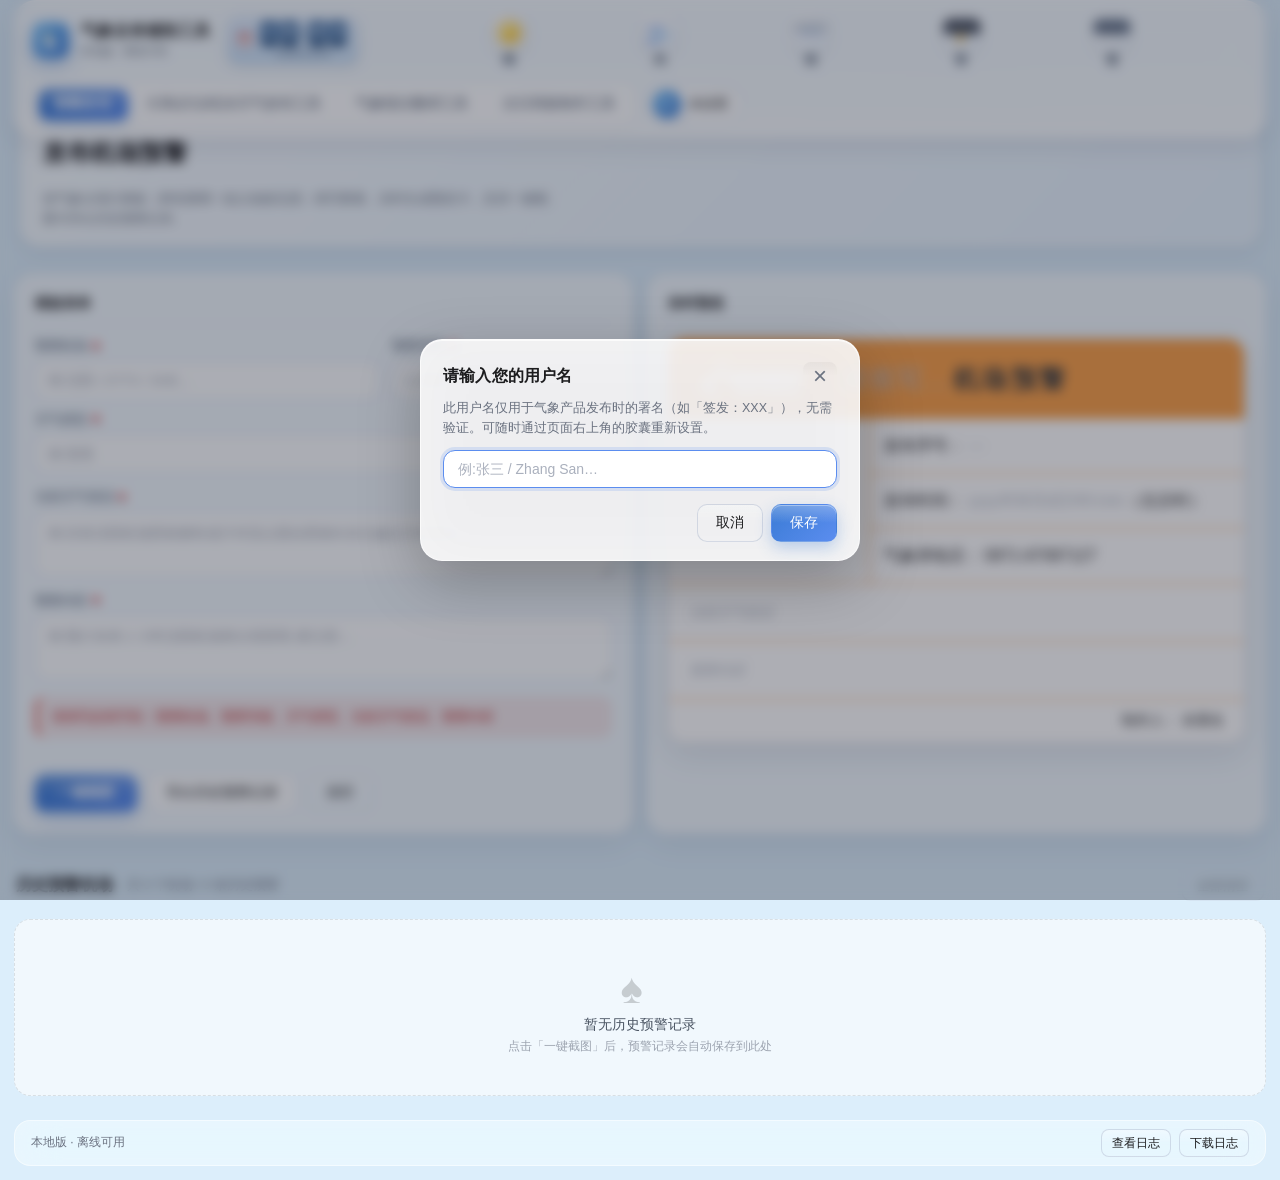
<file: index.html>
<!DOCTYPE html>
<html lang="zh-CN">
<head>
    <meta charset="UTF-8" />
    <meta name="viewport" content="width=device-width, initial-scale=1.0" />
    <meta name="color-scheme" content="light" />
    <meta name="theme-color" content="#dceefb" media="(prefers-color-scheme: light)" />
    <meta name="description" content="气象业务辅助工具：报文翻译、风/沙尘/结冰通报导出、机场预警模板发布、次日风险记录" />
    <title>气象业务辅助工具</title>
    <link rel="icon" type="image/svg+xml" href="data:image/svg+xml;utf8,%3Csvg%20xmlns%3D%22http%3A%2F%2Fwww.w3.org%2F2000%2Fsvg%22%20viewBox%3D%220%200%2064%2064%22%3E%3Cdefs%3E%3ClinearGradient%20id%3D%22s%22%20x1%3D%220%22%20y1%3D%220%22%20x2%3D%221%22%20y2%3D%221%22%3E%3Cstop%20offset%3D%220%25%22%20stop-color%3D%22%23FFF6B0%22%2F%3E%3Cstop%20offset%3D%22100%25%22%20stop-color%3D%22%23FFB627%22%2F%3E%3C%2FlinearGradient%3E%3ClinearGradient%20id%3D%22b%22%20x1%3D%220%22%20y1%3D%220%22%20x2%3D%221%22%20y2%3D%221%22%3E%3Cstop%20offset%3D%220%25%22%20stop-color%3D%22%237ec8ff%22%2F%3E%3Cstop%20offset%3D%22100%25%22%20stop-color%3D%22%233a7bd5%22%2F%3E%3C%2FlinearGradient%3E%3C%2Fdefs%3E%3Crect%20width%3D%2264%22%20height%3D%2264%22%20rx%3D%2214%22%20fill%3D%22url(%23b)%22%2F%3E%3Cg%20stroke%3D%22%23FFFFFF%22%20stroke-width%3D%223%22%20stroke-linecap%3D%22round%22%20opacity%3D%220.95%22%3E%3Cline%20x1%3D%2222%22%20y1%3D%225%22%20x2%3D%2222%22%20y2%3D%2210%22%2F%3E%3Cline%20x1%3D%225%22%20y1%3D%2222%22%20x2%3D%2210%22%20y2%3D%2222%22%2F%3E%3Cline%20x1%3D%229%22%20y1%3D%229%22%20x2%3D%2212.5%22%20y2%3D%2212.5%22%2F%3E%3Cline%20x1%3D%2235%22%20y1%3D%229%22%20x2%3D%2231.5%22%20y2%3D%2212.5%22%2F%3E%3C%2Fg%3E%3Ccircle%20cx%3D%2222%22%20cy%3D%2222%22%20r%3D%228%22%20fill%3D%22url(%23s)%22%20stroke%3D%22%23FFFFFF%22%20stroke-width%3D%221.5%22%2F%3E%3Cpath%20d%3D%22M18%2049%20C%2014.5%2049%2011.5%2046.2%2011.5%2042.8%20C%2011.5%2039.6%2014%2037%2017%2036.7%20C%2017.7%2032.6%2021.3%2029.5%2025.5%2029.5%20C%2029.2%2029.5%2032.4%2032%2033.6%2035.4%20C%2034.6%2034.7%2035.8%2034.3%2037%2034.3%20C%2040.8%2034.3%2044%2037.4%2044.2%2041.2%20C%2047.3%2041.5%2049.5%2043.9%2049.5%2046.8%20C%2049.5%2049.7%2047.2%2051.8%2044%2051.8%20L%2018%2051.8%20Z%22%20fill%3D%22%23FFFFFF%22%2F%3E%3C%2Fsvg%3E" />
    <link rel="stylesheet" href="assets/css/styles.css" />
    <link rel="stylesheet" href="assets/css/screenshot-modal.css" />
    <link rel="stylesheet" href="assets/components/segmented-control.css" />
    <link rel="stylesheet" href="assets/components/toast.css" />

    <!-- 第三方依赖预加载：让浏览器在解析 body 时即可开始下载，提升首屏交互响应 -->
    <link rel="preload" as="script" href="assets/vendor/html2canvas.min.js" />
    <link rel="preload" as="script" href="assets/vendor/xlsx.bundle.js" />
</head>
<body>
    <!-- 背景渐变层（多层半透明基础） -->
    <div class="bg-layer bg-layer-1" aria-hidden="true"></div>
    <div class="bg-layer bg-layer-2" aria-hidden="true"></div>
    <div class="bg-layer bg-layer-3" aria-hidden="true"></div>

    <!-- 顶部毛玻璃标题栏 -->
    <header class="topbar" id="topbar">
        <div class="topbar-inner">
            <div class="topbar-main">
                <div class="topbar-brand">
                    <div class="brand-mark" id="brand-mark" role="button" tabindex="0" aria-label="点我一下，有惊喜" title="点我一下，有惊喜">
                        <svg viewBox="0 0 32 32" width="22" height="22" xmlns="http://www.w3.org/2000/svg">
                            <defs>
                                <linearGradient id="bm-sun" x1="0" y1="0" x2="1" y2="1">
                                    <stop offset="0%" stop-color="#FFF6B0"/>
                                    <stop offset="100%" stop-color="#FFB627"/>
                                </linearGradient>
                            </defs>
                            <!-- 太阳光线 -->
                            <g stroke="#FFFFFF" stroke-width="1.5" stroke-linecap="round" opacity="0.95">
                                <line x1="11" y1="2.8" x2="11" y2="4.6"/>
                                <line x1="2.8" y1="11" x2="4.6" y2="11"/>
                                <line x1="4.7" y1="4.7" x2="6" y2="6"/>
                                <line x1="17.3" y1="4.7" x2="16" y2="6"/>
                            </g>
                            <!-- 太阳本体 -->
                            <circle cx="11" cy="11" r="3.6" fill="url(#bm-sun)" stroke="#FFFFFF" stroke-width="0.7"/>
                            <!-- 云朵 -->
                            <path d="M9 24.4 C 7.2 24.4 5.8 23 5.8 21.3 C 5.8 19.6 7 18.5 8.6 18.4 C 9 16.4 10.8 14.9 12.9 14.9 C 14.7 14.9 16.3 16 16.9 17.6 C 17.4 17.3 18 17.1 18.6 17.1 C 20.5 17.1 22.1 18.6 22.2 20.5 C 23.6 20.7 24.7 21.9 24.7 23.3 C 24.7 24.7 23.5 25.7 22 25.7 L 9 25.7 Z" fill="#FFFFFF"/>
                            <!-- 云朵底部柔光（增强立体感） -->
                            <path d="M9 25 L 22 25 C 23.5 25 24.7 24 24.7 22.6 C 24.7 21.4 23.6 20.3 22.2 20.1 C 22.1 18.4 20.5 17.1 18.6 17.1 C 18 17.1 17.4 17.3 16.9 17.6 C 16.3 16 14.7 14.9 12.9 14.9 C 10.8 14.9 9 16.4 8.6 18.4 C 7 18.5 5.8 19.6 5.8 21.3 C 5.8 23 7.2 24.4 9 24.4 Z" fill="none"/>
                        </svg>
                    </div>
                    <div class="brand-text">
                        <div class="brand-title">气象业务辅助工具</div>
                        <div class="brand-subtitle">本地版 · 离线可用</div>
                    </div>
                    <!-- 时钟展示（标题右侧） -->
                    <div class="clock-pill" id="clock-pill">
                        <span class="clock-icon" aria-hidden="true">⏰</span>
                        <span class="clock-display">
                            <span class="flip-clock" aria-hidden="true">
                                <span class="flip-seg" id="flip-h1">0</span>
                                <span class="flip-seg" id="flip-h2">0</span>
                                <span class="flip-colon">:</span>
                                <span class="flip-seg" id="flip-m1">0</span>
                                <span class="flip-seg" id="flip-m2">0</span>
                            </span>
                            <span class="clock-date" id="clock-date">----/--/--</span>
                        </span>
                    </div>
                </div>
                <!-- 5 种天气动画：水平均匀分布，置于品牌与标签栏之间 -->
                <div class="topbar-weather" aria-hidden="true">
                    <div class="tw-item">
                        <div class="tw-icon tw-sun">
                            <div class="sun-rays"></div>
                            <div class="sun-core"></div>
                            <div class="sun-glow"></div>
                        </div>
                        <div class="tw-label">晴</div>
                    </div>
                    <div class="tw-item">
                        <div class="tw-icon tw-wind">
                            <div class="wind-line wl1"></div>
                            <div class="wind-line wl2"></div>
                            <div class="wind-line wl3"></div>
                        </div>
                        <div class="tw-label">风</div>
                    </div>
                    <div class="tw-item">
                        <div class="tw-icon tw-rain">
                            <div class="rain-cloud"></div>
                            <div class="rain-drop rd1"></div>
                            <div class="rain-drop rd2"></div>
                            <div class="rain-drop rd3"></div>
                        </div>
                        <div class="tw-label">雨</div>
                    </div>
                    <div class="tw-item">
                        <div class="tw-icon tw-thunder">
                            <div class="thunder-cloud"></div>
                            <div class="thunder-bolt"></div>
                        </div>
                        <div class="tw-label">雷</div>
                    </div>
                    <div class="tw-item">
                        <div class="tw-icon tw-hail">
                            <div class="hail-cloud"></div>
                            <div class="hail-stone hs1"></div>
                            <div class="hail-stone hs2"></div>
                            <div class="hail-stone hs3"></div>
                            <div class="hail-stone hs4"></div>
                        </div>
                        <div class="tw-label">雹</div>
                    </div>
                </div>
                <div class="topbar-right">
                    <nav class="tabs" id="tabs" role="tablist">
                        <button class="tab active" role="tab" data-tab="warning" aria-selected="true">预警发布</button>
                        <button class="tab" role="tab" data-tab="wind-dust" aria-selected="false">大风/沙尘/结冰天气发布工具</button>
                        <button class="tab" role="tab" data-tab="translate" aria-selected="false">气象报文翻译工具</button>
                        <button class="tab" role="tab" data-tab="next-risk" aria-selected="false">次日风险制作工具</button>
                    </nav>
                    <!-- 右上角用户胶囊：展示当前用户名，点击可修改 -->
                    <button class="user-pill" id="user-pill" type="button"
                        title="点击设置/修改用户名" aria-label="当前用户">
                        <span class="user-avatar" id="user-pill-initial">?</span>
                        <span class="user-name" id="user-pill-name">未设置</span>
                    </button>
                </div>
            </div>
        </div>
    </header>

    <!-- 内容容器 -->
    <h1 class="visually-hidden">气象业务辅助工具</h1>
    <main class="content" id="content">
        <!-- 发布机场预警 -->
        <section class="panel" id="panel-warning" data-panel="warning">
            <div class="panel-header">
                <h2>发布机场预警</h2>
                <p class="panel-desc">按气象台现行模板（橙色预警 / 低云低能见度）填写要素，实时生成预览卡，支持一键截图与导出历史预警记录。</p>
            </div>

            <div class="grid-2">
                <!-- 左侧：模板表单 -->
                <div class="card glass">
                    <div class="card-title">模板表单</div>
                    <form id="wt-form" class="form" autocomplete="off">
                        <div class="row">
                            <label class="field">
                                <span class="field-label">预警机场<i class="req">*</i></span>
                                <div class="wt-airport-input-wrap">
                                    <input type="text" name="airport" id="wt-airport-input"
                                        placeholder="例:沈阳 / ZYTX / SHE…" maxlength="20" autocomplete="off" />
                                    <div class="wt-airport-suggest" id="wt-airport-suggest" hidden></div>
                                </div>
                            </label>
                            <label class="field">
                                <span class="field-label">预警等级<i class="req">*</i></span>
                                <input type="text" name="level" id="wt-level"
                                    maxlength="2" inputmode="numeric"
                                    placeholder="1=黄色 2=橙色 3=红色…" spellcheck="false" />
                            </label>
                            <label class="field">
                                <span class="field-label">天气类型<i class="req">*</i></span>
                                <input type="text" name="phenomenon" placeholder="例:雷雨" maxlength="20" />
                            </label>
                        </div>

                        <!-- 发布序号：自动生成（日期+三位序号），输入框隐藏 -->
                        <div class="row wt-field-hidden">
                            <label class="field">
                                <span class="field-label">发布序号</span>
                                <input type="text" name="serialNo" placeholder="自动生成…" maxlength="30" />
                            </label>
                            <label class="field grow">
                                <span class="field-label">发布时间<i class="req">*</i></span>
                                <div style="display:flex; gap:6px; align-items:flex-end;">
                                    <input type="text" name="publishTime" id="wt-publish-time"
                                        placeholder="自动填充为点击截图时的时间…" maxlength="20"
                                        style="flex:1;" />
                                    <button type="button" class="btn ghost wt-refresh-btn" id="wt-refresh-time"
                                        title="刷新为当前时间">刷新</button>
                                </div>
                            </label>
                        </div>

                        <!-- 气象席电话：固定 0871-67087127，制作人：自动取当前用户名，输入框隐藏 -->
                        <div class="row wt-field-hidden">
                            <label class="field grow">
                                <span class="field-label">气象席电话</span>
                                <input type="text" name="phone" placeholder="0871-67087127" maxlength="30" />
                            </label>
                            <label class="field">
                                <span class="field-label">制作人<i class="req">*</i></span>
                                <input type="text" name="producer" placeholder="自动取当前用户名…" maxlength="20" />
                            </label>
                        </div>

                        <div class="row">
                            <label class="field grow">
                                <span class="field-label">当前天气情况<i class="req">*</i></span>
                                <textarea name="current" rows="2" placeholder="例:目前沈阳机场西南侧有成片对流云团自西南向东北偏北方向移动。"></textarea>
                            </label>
                        </div>

                        <div class="row">
                            <label class="field grow">
                                <span class="field-label">预警内容<i class="req">*</i></span>
                                <textarea name="forecast" rows="2" placeholder="例:预计未来 2 小时沈阳机场将出现雷雨,请注意!…"></textarea>
                            </label>
                        </div>

                        <div class="wt-error" id="wt-error" hidden></div>

                        <div class="wt-actions" id="wt-actions">
                            <button type="button" class="btn primary" id="wt-screenshot">一键截图</button>
                            <button type="button" class="btn" id="wt-export-record">导出历史预警记录</button>
                            <button type="button" class="btn ghost" id="wt-reset">清空</button>
                            <!-- 发布序号确认弹窗（紧邻「一键截图」按钮下方弹出） -->
                            <div class="wt-modal" id="wt-serial-modal" hidden aria-hidden="true" role="dialog" aria-modal="false" aria-labelledby="wt-serial-modal-title">
                                <div class="wt-modal-dialog" role="document">
                                    <h2 class="wt-modal-title" id="wt-serial-modal-title">确认发布序号</h2>
                                    <div class="wt-serial-display" id="wt-serial-display">20260718001</div>
                                    <div class="wt-serial-controls">
                                        <button class="wt-serial-btn" id="wt-serial-minus" type="button" aria-label="序号减一">−</button>
                                        <span class="wt-serial-suffix" id="wt-serial-suffix">今日第 1 份预警</span>
                                        <button class="wt-serial-btn" id="wt-serial-plus" type="button" aria-label="序号加一">+</button>
                                    </div>
                                    <div class="wt-modal-actions">
                                        <button class="btn ghost wt-btn-sm" id="wt-serial-cancel" type="button">取消</button>
                                        <button class="btn primary wt-btn-sm" id="wt-serial-confirm" type="button">确认</button>
                                    </div>
                                </div>
                            </div>
                        </div>
                    </form>
                </div>

                <!-- 右侧：实时预览（与气象台预警模板视觉对应） -->
                <div class="card glass">
                    <div class="card-title">实时预览</div>
                    <div id="wt-preview" class="wt-preview">
                        <div class="wt-title-bar">
                            <img class="wt-title-logo" src="[data-uri]" alt="logo" />
                            <div class="wt-title-text">
                                <span class="wt-airport-name is-placeholder">请填写...</span>机场<span class="wt-level-name">预警</span>
                            </div>
                        </div>
                        <!-- 天气现象 + 信息行：左 35% 现象（垂直居中），右 65% 三行（序号/时间/电话） -->
                        <div class="wt-row wt-row-info">
                            <div class="wt-row-left wt-row-phenomenon-cell">
                                <div class="wt-phenomenon is-placeholder">天气类型</div>
                            </div>
                            <div class="wt-row-info-right">
                                <div class="wt-info-item">发布序号：<span class="wt-serial is-placeholder">—</span></div>
                                <div class="wt-info-item">发布时间：<span class="wt-publish-time is-placeholder">yyyy年M月d日HH:mm</span>（北京时）</div>
                                <div class="wt-info-item">气象席电话：<span class="wt-phone">—</span></div>
                            </div>
                        </div>
                        <div class="wt-merge wt-current is-placeholder">当前天气情况</div>
                        <div class="wt-merge wt-forecast is-placeholder">预警内容</div>
                        <div class="wt-producer">制作人：<span class="wt-producer-name is-placeholder">—</span></div>
                    </div>
                </div>
            </div>

            <!-- 历史预警机场（按机场分组、扑克牌样式） -->
            <div class="wt-history" id="wt-history">
                <div class="wt-history-head">
                    <h2 class="wt-history-title">历史预警机场</h2>
                    <span class="wt-history-stat" id="wt-history-stat">共 0 个机场 / 0 条历史预警</span>
                    <button type="button" class="btn ghost wt-btn-sm" id="wt-history-clear-all" disabled>全部清空</button>
                </div>
                <div class="wt-history-list" id="wt-history-list"></div>
                <div class="wt-history-empty" id="wt-history-empty">
                    <div class="wt-history-empty-icon">♠</div>
                    <div class="wt-history-empty-text">暂无历史预警记录</div>
                    <div class="wt-history-empty-hint">点击「一键截图」后，预警记录会自动保存到此处</div>
                </div>

                <!-- 全部清空确认弹窗（自定义毛玻璃样式，替换浏览器原生 confirm） -->
                <div class="wt-confirm-mask" id="wt-confirm-clear-mask" hidden aria-hidden="true"></div>
                <div class="wt-confirm-modal" id="wt-confirm-clear-modal" hidden role="dialog" aria-modal="true" aria-labelledby="wt-confirm-clear-title">
                    <div class="wt-confirm-dialog" role="document">
                        <div class="wt-confirm-icon" aria-hidden="true">🗑</div>
                        <h3 class="wt-confirm-title" id="wt-confirm-clear-title">清空全部历史预警？</h3>
                        <p class="wt-confirm-message" id="wt-confirm-clear-message">此操作将删除所有历史预警记录，且不可撤销。</p>
                        <div class="wt-confirm-actions">
                            <button type="button" class="btn ghost wt-btn-sm" id="wt-confirm-clear-cancel">取消</button>
                            <button type="button" class="btn wt-btn-sm wt-btn-danger" id="wt-confirm-clear-ok">确认清空</button>
                        </div>
                    </div>
                </div>
            </div>
        </section>

        <!-- 大风/沙尘/结冰天气发布工具 -->
        <section class="panel hidden" id="panel-wind-dust" data-panel="wind-dust">
            <div class="panel-header">
                <h2>大风/沙尘/结冰天气发布工具</h2>
                <p class="panel-desc">粘贴 TAF 气象报文，自动识别大风 / 沙尘 / 结冰事件，下方实时预览将要导出的 EXCEL 通报。</p>
            </div>

            <!-- 上：TAF 报文 -->
            <div class="card glass">
                <div class="card-title">TAF 报文</div>
                <textarea id="taf-input" class="taf-input" rows="6" placeholder="例：&#10;TAF ZPPP 120300Z 1206/1312 25015G25KT 3000 SA ..."></textarea>
                <div class="actions">
                    <button type="button" class="btn primary" id="taf-parse">解析 TAF</button>
                    <button type="button" class="btn" id="taf-sample">填入示例</button>
                    <button type="button" class="btn" id="taf-clear">清空</button>
                    <button type="button" class="btn ghost" id="taf-export-pdf">导出大风/沙尘/结冰天气通报（PDF）</button>
                </div>
                <div class="taf-msg" id="taf-msg" hidden></div>
            </div>

            <!-- 下：通报预览（与导出 PDF 内容一一对应） -->
            <div class="card glass">
                <div class="card-title">
                    <span class="dot vis"></span>通报预览
                    <span class="muted" id="xlsx-preview-hint">解析 TAF 后将在此显示 62 机场通报模板</span>
                    <span class="preview-actions">
                        <span class="unsaved-badge" id="unsaved-badge" hidden>● 未保存修改</span>
                        <button type="button" class="btn small" id="xlsx-save-edits" disabled>保存修改</button>
                        <button type="button" class="btn small ghost" id="xlsx-reset-edits" disabled>还原编辑</button>
                        <button type="button" class="btn small ghost" id="xlsx-toggle-all" hidden>展开全部</button>
                    </span>
                </div>
                <div class="xlsx-edit-hint" id="xlsx-edit-hint">直接点击单元格即可编辑。修改后点击「保存修改」将覆盖内容持久化到本地，「还原编辑」可恢复 TAF 解析的原始结果。</div>
                <div class="xlsx-preview-wrap">
                    <table class="xlsx-preview" id="xlsx-preview">
                            <!-- 表头由 wind-dust.js 动态生成，避免与 thead 重复 -->
                            <tbody id="xlsx-preview-body">
                                <tr class="xlsx-empty">
                                    <td colspan="5">尚未解析 TAF 报文。请在上方粘贴报文后点击"解析 TAF"，此处将实时展示将要导出的 EXCEL 通报内容。</td>
                                </tr>
                            </tbody>
                        </table>
                    </div>
                </div>

            <!-- 识别标准说明（筛选阈值） -->
            <div class="card glass criteria-card">
                <div class="card-title">
                    <span class="dot criteria"></span>识别标准说明
                    <span class="muted">当前筛选阈值（固定）</span>
                </div>
                <div class="grid-4 criteria">
                    <div class="criteria-item" data-kind="wind">
                        <div class="criteria-head">
                            <span class="dot wind"></span>
                            <span class="criteria-title">大风</span>
                        </div>
                        <div class="criteria-formula">平均风 ≥ 8 m/s<span class="or">或</span>阵风 ≥ 8 m/s</div>
                        <div class="criteria-desc">TAF 主组或变化组（TEMPO / BECMG / FM）的风组满足阈值时识别为大风事件。</div>
                    </div>
                    <div class="criteria-item" data-kind="dust">
                        <div class="criteria-head">
                            <span class="dot dust"></span>
                            <span class="criteria-title">天气现象</span>
                        </div>
                        <div class="criteria-formula">含 SA / SS / DS</div>
                        <div class="criteria-desc">现象组含沙尘代码 SA（沙）/ SS（沙暴）/ DS（尘暴）时识别为沙尘事件。</div>
                    </div>
                    <div class="criteria-item" data-kind="vis">
                        <div class="criteria-head">
                            <span class="dot vis"></span>
                            <span class="criteria-title">能见度</span>
                        </div>
                        <div class="criteria-formula">能见度 ≤ 2000 m</div>
                        <div class="criteria-desc">当同时满足"能见度 ≤ 2000 m"与"含沙尘现象"两项条件时，识别为低能见度沙尘事件。</div>
                    </div>
                    <div class="criteria-item" data-kind="ice">
                        <div class="criteria-head">
                            <span class="dot ice"></span>
                            <span class="criteria-title">地面结冰</span>
                        </div>
                        <div class="criteria-formula">Tmin &lt; 10 ℃</div>
                        <div class="criteria-desc">TAF 报文中 Tmin（最低温度）低于 10 ℃ 时识别为满足地面结冰条件。</div>
                    </div>
                </div>
            </div>
        </section>

        <!-- 气象报文翻译工具 -->
        <section class="panel hidden" id="panel-translate" data-panel="translate">
            <div class="panel-header">
                <h2>气象报文翻译工具</h2>
                <p class="panel-desc">粘贴 METAR / SPECI / TAF 报文（支持多条），自动翻译为自然语言中文长句，便于值班员复诵与播报。</p>
            </div>

            <div class="grid-2">
                <div class="card glass">
                    <div class="card-title">报文输入</div>
                    <textarea id="translate-input" class="taf-input" rows="6"
                        placeholder="例：&#10;METAR ZPPP 142000Z 20003MPS 9999 FEW020 SCT040 19/17 Q1017 NOSIG=&#10;METAR ZUUU 121500Z VRB03MPS 0500 FG VV/// 02/02 Q1020 NOSIG="></textarea>
                    <div class="actions">
                        <button type="button" class="btn primary" id="translate-run">翻译</button>
                        <button type="button" class="btn" id="translate-sample">填入示例</button>
                        <button type="button" class="btn" id="translate-clear">清空</button>
                        <button type="button" class="btn ghost" id="translate-copy" disabled
                            title="请先翻译一条报文">复制结果</button>
                        <button type="button" class="btn ghost" id="translate-export-word" disabled
                            title="请先翻译一条报文">导出 Word</button>
                    </div>
                    <div class="translate-error" id="translate-error" hidden></div>
                </div>

                <div class="card glass">
                    <div class="card-title">中文长句</div>
                    <pre class="result-text translate-out" id="translate-output">尚未翻译。请在左侧粘贴报文后点击"翻译"。</pre>
                </div>
            </div>

            <!-- 解析摘要（独立一行 - 跨满左右宽度） -->
            <div class="card glass" id="translate-summary-card" hidden>
                <div class="card-title">解析摘要</div>
                <ul class="result-list" id="translate-summary">
                    <li class="empty" id="translate-summary-empty">尚未解析</li>
                </ul>
            </div>

            <!-- 最近翻译（独立一行 - 跨满左右宽度，填满下边） -->
            <div class="card glass translate-recent-card-wrap">
                <div class="card-title">
                    <span>最近翻译</span>
                    <span class="muted" id="translate-recent-count">0</span>
                    <span class="preview-actions">
                        <button type="button" class="btn ghost small" id="translate-recent-clear">清空历史</button>
                    </span>
                </div>
                <div class="translate-recent-list" id="translate-recent">
                    <div class="empty" id="translate-recent-empty">暂无历史记录</div>
                </div>
            </div>
        </section>

        <!-- 次日风险制作工具 -->
        <section class="panel hidden" id="panel-next-risk" data-panel="next-risk">
            <div class="panel-header">
                <h2>次日风险制作工具</h2>
                <p class="panel-desc">录入次日风险条目（多机场），支持导出系统录入 Excel 与 Word 简报。</p>
            </div>

            <!-- 2 列布局：左=录入+导出，右=列表预览 -->
            <div class="ndr-panel-grid">
                <!-- 左列 -->
                <div class="ndr-col-left">
                    <!-- Card 1: 风险录入 -->
                    <div class="card glass">
                        <div class="card-title" id="ndr-form-title">新增风险</div>
                        <form id="ndr-form" class="form ndr-form" autocomplete="off">
                            <div class="row">
                                <label class="field">
                                    <span class="field-label">关注等级<i class="req">*</i></span>
                                    <input type="text" name="level" id="ndr-level"
                                        placeholder="1=黄色 2=橙色 3=红色…"
                                        autocomplete="off" maxlength="20" />
                                </label>
                                <label class="field">
                                    <span class="field-label">机场（ICAO）<i class="req">*</i></span>
                                    <div class="ndr-icao-wrap">
                                        <input type="text" name="icao" id="ndr-icao"
                                            maxlength="4" placeholder="例:ZPJH…"
                                            style="text-transform: uppercase; font-family: ui-monospace, monospace;" />
                                        <ul class="ndr-suggest" id="ndr-suggest" hidden></ul>
                                    </div>
                                    <span class="ndr-hint" id="ndr-icao-hint" hidden></span>
                                </label>
                            </div>
                            <div class="row">
                                <div class="field grow">
                                    <span class="field-label">天气类型<i class="req">*</i>（可多选）</span>
                                    <div class="ndr-weather-chips" id="ndr-weather-chips">
                                        <!-- 15 个 chip 由 JS 动态生成 -->
                                    </div>
                                </div>
                            </div>
                            <div class="row">
                                <label class="field">
                                    <span class="field-label">影响开始时间<i class="req">*</i></span>
                                    <div class="ndr-time-row">
                                        <input type="text" name="startTime" id="ndr-start-time"
                                            placeholder="例:0600 或 2026/7/20  14:00:00" />
                                        <div class="ndr-day-group sgc" id="ndr-start-day-group" data-sgc-init="1">
                                            <div class="sgc-track"></div>
                                            <button type="button" class="btn ghost small ndr-day-btn sgc-item" data-offset="0" data-sgc-value="0">当日</button>
                                            <button type="button" class="btn ghost small ndr-day-btn sgc-item is-active" data-offset="1" data-sgc-value="1">次日</button>
                                            <button type="button" class="btn ghost small ndr-day-btn sgc-item" data-offset="2" data-sgc-value="2">后日</button>
                                        </div>
                                    </div>
                                </label>
                                <label class="field">
                                    <span class="field-label">影响结束时间<i class="req">*</i></span>
                                    <div class="ndr-time-row">
                                        <input type="text" name="endTime" id="ndr-end-time"
                                            placeholder="例:1800 或 2026/7/20  18:00:00…" />
                                        <div class="ndr-day-group sgc" id="ndr-end-day-group" data-sgc-init="1">
                                            <div class="sgc-track"></div>
                                            <button type="button" class="btn ghost small ndr-day-btn sgc-item" data-offset="0" data-sgc-value="0">当日</button>
                                            <button type="button" class="btn ghost small ndr-day-btn sgc-item is-active" data-offset="1" data-sgc-value="1">次日</button>
                                            <button type="button" class="btn ghost small ndr-day-btn sgc-item" data-offset="2" data-sgc-value="2">后日</button>
                                        </div>
                                    </div>
                                </label>
                            </div>
                            <div class="row">
                                <label class="field grow">
                                    <span class="field-label">气象预报<i class="req">*</i></span>
                                    <textarea name="forecast" id="ndr-forecast" rows="3"
                                        placeholder="例:受低涡切变系统影响，预计次日 06:00-18:00 有中到大阵雨伴雷暴…"></textarea>
                                </label>
                            </div>
                            <div class="ndr-error" id="ndr-error" hidden></div>
                            <div class="actions">
                                <button type="button" class="btn primary" id="ndr-save" disabled>保存</button>
                                <button type="button" class="btn ghost" id="ndr-reset">重置</button>
                                <button type="button" class="btn ghost" id="ndr-cancel-edit" hidden>取消编辑</button>
                            </div>
                        </form>
                    </div>

                    <!-- Card 3: 导出区 -->
                    <div class="card glass">
                        <div class="card-title">导出</div>
                        <p class="muted small">列表为空时按钮不可用。</p>
                        <div class="actions">
                            <button type="button" class="btn primary" id="ndr-screenshot" disabled
                                title="请先保存至少 1 条风险条目">气象简报机场预警截图</button>
                            <button type="button" class="btn primary" id="ndr-export-excel" disabled
                                title="请先保存至少 1 条风险条目">导出次日风险系统录入 Excel</button>
                            <button type="button" class="btn primary" id="ndr-export-aoc" disabled
                                title="请先保存至少 1 条风险条目">导出AOC次日风险共享表格</button>
                        </div>

                        <!-- 航班文件上传：仅 AOC 导出时使用，附表2 D 列按机场+时段匹配影响航班 -->
                        <div class="ndr-upload">
                            <div class="ndr-upload-head">
                                <span class="ndr-upload-label">航班动态（影响航班匹配）</span>
                                <span class="ndr-upload-hint muted small">请下载公司运控系统-航班动态.xlsx并上传，自动识别影响航班</span>
                            </div>
                            <div class="ndr-upload-row">
                                <label class="btn small ndr-upload-btn" for="ndr-flights-file">
                                    <span>选择文件</span>
                                    <input type="file" id="ndr-flights-file" accept=".xls,.xlsx" hidden />
                                </label>
                                <span class="ndr-upload-status muted small" id="ndr-flights-status">尚未上传航班文件</span>
                                <span class="ndr-upload-filename muted small" id="ndr-flights-filename" hidden></span>
                                <button type="button" class="btn ghost small ndr-upload-clear" id="ndr-flights-clear" hidden>清除</button>
                            </div>
                        </div>
                    </div>
                </div>

                <!-- 右列：已录入风险列表（扑克牌样式） -->
                <div class="ndr-col-right">
                    <div class="card glass ndr-list-card">
                        <div class="card-title">
                            <span>已录入风险</span>
                            <span class="muted" id="ndr-count">0</span>
                            <div class="ndr-archive-tabs" id="ndr-archive-tabs">
                                <!-- 存档 Tab 由 JS 动态生成 -->
                            </div>
                            <span class="preview-actions">
                                <button type="button" class="btn ghost small" id="ndr-clear-all" disabled
                                    title="暂无可清空的风险条目">全部清空</button>
                            </span>
                        </div>
                        <div class="ndr-deck" id="ndr-list"></div>
                        <div class="empty" id="ndr-empty">暂无录入的风险</div>
                    </div>
                </div>
            </div>
        </section>
    </main>

    <!-- 气象简报机场预警截图 预览弹窗（毛玻璃 / 弹性缓动） -->
    <div class="screenshot-modal" id="screenshot-modal" hidden aria-hidden="true" role="dialog" aria-modal="true" aria-labelledby="screenshot-modal-title">
        <div class="screenshot-modal__backdrop" data-modal-close></div>
        <div class="screenshot-modal__panel" role="document">
            <button class="screenshot-modal__close" id="screenshot-modal-close" type="button" aria-label="关闭">×</button>
            <h2 class="screenshot-modal__title" id="screenshot-modal-title">气象简报机场预警截图预览</h2>
            <div class="screenshot-modal__toast" id="screenshot-modal-toast" hidden></div>
            <div class="screenshot-modal__img-wrap">
                <img class="screenshot-modal__img" id="screenshot-modal-img" alt="截图预览" />
            </div>
            <div class="screenshot-modal__actions">
                <button class="btn ghost" id="screenshot-modal-download" type="button">下载 PNG</button>
                <button class="btn primary" id="screenshot-modal-confirm" type="button">关闭</button>
            </div>
        </div>
    </div>

    <!-- 页脚 -->
    <footer class="footer">
        <div class="footer-inner">
            <span class="muted small">本地版 · 离线可用</span>
            <div class="footer-actions">
                <button type="button" class="btn ghost small" id="view-log">查看日志</button>
                <button type="button" class="btn ghost small" id="download-log">下载日志</button>
            </div>
        </div>
    </footer>

    <!-- 用户名弹窗：首次进入自动弹出，用户可随时通过右上角胶囊再次打开 -->
    <div class="user-modal" id="user-modal" hidden role="dialog" aria-modal="true"
         aria-labelledby="user-modal-title">
        <div class="user-modal-card glass" role="document">
            <div class="user-modal-header">
                <div class="user-modal-title" id="user-modal-title">请输入您的用户名</div>
                <button class="user-modal-close" id="user-close" type="button"
                    aria-label="关闭">×</button>
            </div>
            <div class="user-modal-body">
                <p class="user-modal-desc">
                    此用户名仅用于气象产品发布时的署名（如「签发：XXX」），无需验证。可随时通过页面右上角的胶囊重新设置。
                </p>
                <input type="text" id="user-input" class="user-input" maxlength="20"
                    placeholder="例:张三 / Zhang San…" autocomplete="off" spellcheck="false" />
                <div class="user-modal-error" id="user-error" hidden></div>
            </div>
            <div class="user-modal-footer">
                <button type="button" class="btn ghost" id="user-cancel">取消</button>
                <button type="button" class="btn primary" id="user-save">保存</button>
            </div>
        </div>
    </div>

    <!-- 日志面板 -->
    <div class="log-overlay" id="log-overlay" hidden>
        <div class="log-panel glass">
            <div class="log-header">
                <div class="card-title">运行日志 <span class="muted" id="log-count">0</span></div>
                <button type="button" class="btn ghost small" id="log-close">关闭</button>
            </div>
            <pre class="log-body" id="log-body"></pre>
        </div>
    </div>

    <!-- 通用确认弹窗（毛玻璃风格，替代浏览器原生 confirm）
         使用：showConfirm({title, message, confirmText, cancelText, danger}) -> Promise<boolean> -->
    <div class="confirm-modal" id="confirm-modal" hidden role="dialog" aria-modal="true"
         aria-labelledby="confirm-modal-title" aria-describedby="confirm-modal-message">
        <div class="confirm-modal-card glass" role="document">
            <div class="confirm-modal-header">
                <div class="confirm-modal-title" id="confirm-modal-title">确认操作</div>
            </div>
            <div class="confirm-modal-body">
                <p class="confirm-modal-message" id="confirm-modal-message"></p>
            </div>
            <div class="confirm-modal-footer">
                <button type="button" class="btn ghost" id="confirm-modal-cancel">取消</button>
                <button type="button" class="btn primary" id="confirm-modal-ok">确认</button>
            </div>
        </div>
    </div>

    <!-- 模块脚本：注意顺序，依赖关系 -->
    <!-- ===== 其他工具（通用基础模块） ===== -->
    <script defer src="assets/js/common/logger.js"></script>
    <script defer src="assets/js/common/storage.js"></script>
    <script defer src="assets/js/common/exporter.js"></script>
    <script defer src="assets/js/common/user-identity.js?v=20261125"></script>
    <script defer src="assets/js/common/topbar-clock.js?v=20260810"></script>
    <script defer src="assets/js/common/mascot.js?v=20260713"></script>
    <!-- 服务端对接本地配置（含密钥，已被 .gitignore 忽略；文件缺失时上报功能自动降级，不影响其他功能） -->
    <script defer src="assets/js/common/server-config.local.js"></script>

    <!-- ===== 大风/沙尘/结冰天气发布工具 ===== -->
    <script defer src="assets/js/wind-dust-ice/parsing-rules.js"></script>
    <script defer src="assets/js/wind-dust-ice/taf-parser.js?v=20260725l"></script>
    <script defer src="assets/js/wind-dust-ice/airport-map.js?v=20261024"></script>
    <script defer src="assets/js/wind-dust-ice/airports.js"></script>
    <script defer src="assets/js/wind-dust-ice/exporter-xlsx.js"></script>
    <script defer src="assets/js/wind-dust-ice/wind-dust.js"></script>

    <!-- ===== 气象报文翻译工具 ===== -->
    <script defer src="assets/js/weather-translate/translator.js?v=20260725l"></script>

    <!-- ===== 第三方依赖 ===== -->
    <script defer src="assets/vendor/html2canvas.min.js"></script>
    <script defer src="assets/vendor/jspdf.umd.min.js"></script>
    <script defer src="assets/vendor/xlsx.bundle.js"></script>

    <!-- ===== 预警发布模块 ===== -->
    <script defer src="assets/js/warning-publish/warning-history.js"></script>
    <script defer src="assets/js/warning-publish/warning-record-exporter.js?v=20261030"></script>
    <script defer src="assets/js/warning-publish/warning-report-pusher.js?v=20260916"></script>
    <script defer src="assets/js/warning-publish/warning-template.js?v=20261003"></script>

    <!-- ===== 通用组件（分段控件 / Toast 等） ===== -->
    <script defer src="assets/components/segmented-control.js?v=20260819"></script>
    <script defer src="assets/components/toast.js?v=20261003"></script>

    <!-- ===== 次日风险制作工具模块 ===== -->
    <script defer src="assets/js/next-day-risk/next-day-risk.js?v=20260926a"></script>
    <script defer src="assets/js/next-day-risk/next-day-risk-excel.js"></script>
    <script defer src="assets/js/next-day-risk/airport-warning-screenshot.js?v=20260819b"></script>
    <script defer src="assets/js/next-day-risk/aoc-risk-share-export.js"></script>
    <script defer src="assets/js/next-day-risk/aoc-template-embed.js"></script>

    <!-- ===== 应用主入口（最后加载） ===== -->
    <script defer src="assets/js/common/app.js"></script>
</body>
</html>
</file>
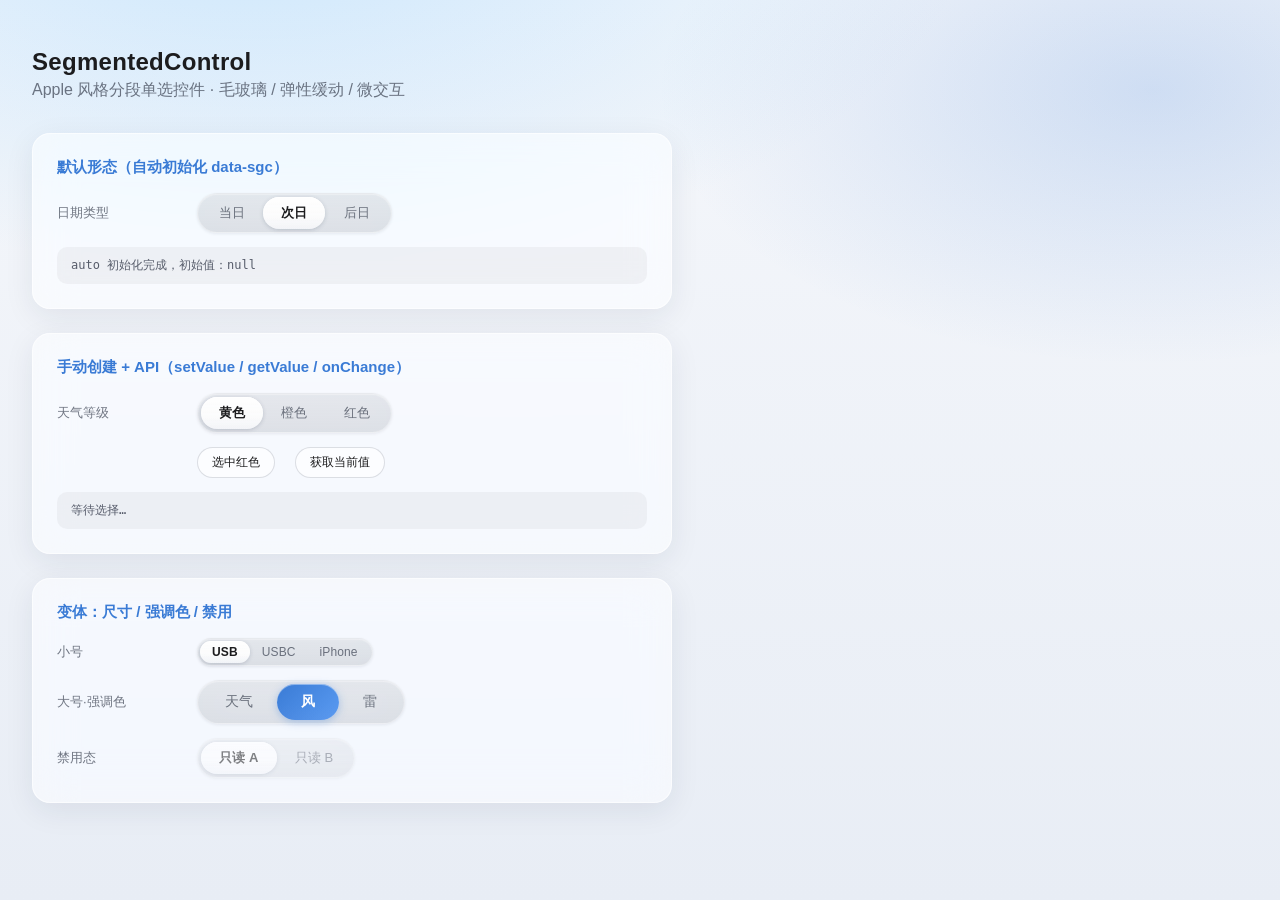
<file: assets/components/demo.html>
<!DOCTYPE html>
<html lang="zh-CN">
<head>
    <meta charset="UTF-8" />
    <meta name="viewport" content="width=device-width, initial-scale=1.0" />
    <title>SegmentedControl · Apple 分段控件演示</title>
    <link rel="stylesheet" href="segmented-control.css" />
    <style>
        * { box-sizing: border-box; }
        body {
            margin: 0;
            padding: 48px 32px;
            font-family: -apple-system, BlinkMacSystemFont, "PingFang SC", "Microsoft YaHei", sans-serif;
            min-height: 100vh;
            color: #1c1c1e;
            background:
                radial-gradient(1200px 600px at 20% -10%, rgba(126, 200, 255, 0.35), transparent 60%),
                radial-gradient(900px 500px at 90% 10%, rgba(58, 123, 213, 0.20), transparent 55%),
                linear-gradient(180deg, #f5f7fb 0%, #e8edf5 100%);
        }
        h1 { font-size: 24px; margin: 0 0 4px; letter-spacing: 0.3px; }
        p.meta { margin: 0 0 32px; color: rgba(60, 66, 82, 0.72); }
        .panel {
            background: rgba(255, 255, 255, 0.55);
            -webkit-backdrop-filter: saturate(180%) blur(20px);
            backdrop-filter: saturate(180%) blur(20px);
            border: 1px solid rgba(255, 255, 255, 0.6);
            border-radius: 18px;
            box-shadow: 0 8px 30px rgba(28, 40, 64, 0.08);
            padding: 24px;
            margin-bottom: 24px;
            max-width: 640px;
        }
        .panel h2 { font-size: 15px; margin: 0 0 16px; color: #3a7bd5; }
        .row { display: flex; align-items: center; gap: 20px; flex-wrap: wrap; margin-bottom: 14px; }
        .row:last-child { margin-bottom: 0; }
        .label { width: 120px; color: rgba(60, 66, 82, 0.72); font-size: 13px; }
        .log {
            margin-top: 14px;
            padding: 10px 14px;
            border-radius: 10px;
            background: rgba(0, 0, 0, 0.04);
            font-size: 12px;
            font-family: ui-monospace, SFMono-Regular, Menlo, monospace;
            color: rgba(60, 66, 82, 0.85);
        }
        .btn {
            appearance: none;
            border: 1px solid rgba(120, 128, 142, 0.25);
            background: rgba(255, 255, 255, 0.6);
            border-radius: 999px;
            padding: 6px 14px;
            font-size: 12px;
            cursor: pointer;
            color: #1c1c1e;
            transition: transform 160ms cubic-bezier(0.32, 1.4, 0.5, 1), background 160ms ease;
        }
        .btn:hover { background: rgba(255, 255, 255, 0.85); transform: translateY(-1px); }
        .btn:active { transform: scale(0.95); }
    </style>
</head>
<body>
    <h1>SegmentedControl</h1>
    <p class="meta">Apple 风格分段单选控件 · 毛玻璃 / 弹性缓动 / 微交互</p>

    <!-- 1) 默认形态 + 自动初始化 (#ctrl-day) -->
    <section class="panel">
        <h2>默认形态（自动初始化 data-sgc）</h2>
        <div class="row">
            <span class="label">日期类型</span>
            <div class="sgc" id="ctrl-day" data-sgc data-sgc-init="next" data-sgc-name="dateRole">
                <button type="button" class="sgc-item" data-sgc-value="day">当日</button>
                <button type="button" class="sgc-item" data-sgc-value="next">次日</button>
                <button type="button" class="sgc-item" data-sgc-value="after">后日</button>
            </div>
        </div>
        <div class="log" id="log-day">等待选择…</div>
    </section>

    <!-- 2) 手动创建 + onChange/API -->
    <section class="panel">
        <h2>手动创建 + API（setValue / getValue / onChange）</h2>
        <div class="row">
            <span class="label">天气等级</span>
            <div class="sgc" id="ctrl-weather">
                <button type="button" class="sgc-item" data-sgc-value="yellow">黄色</button>
                <button type="button" class="sgc-item" data-sgc-value="orange">橙色</button>
                <button type="button" class="sgc-item" data-sgc-value="red">红色</button>
            </div>
        </div>
        <div class="row">
            <span class="label"></span>
            <button class="btn" id="btn-red">选中红色</button>
            <button class="btn" id="btn-get">获取当前值</button>
        </div>
        <div class="log" id="log-weather">等待选择…</div>
    </section>

    <!-- 3) 尺寸 + 强调色 + 禁用态 -->
    <section class="panel">
        <h2>变体：尺寸 / 强调色 / 禁用</h2>
        <div class="row">
            <span class="label">小号</span>
            <div class="sgc sgc-sm" data-sgc data-sgc-init="a">
                <button type="button" class="sgc-item" data-sgc-value="a">USB</button>
                <button type="button" class="sgc-item" data-sgc-value="b">USBC</button>
                <button type="button" class="sgc-item" data-sgc-value="c">iPhone</button>
            </div>
        </div>
        <div class="row">
            <span class="label">大号·强调色</span>
            <div class="sgc sgc-lg sgc-primary" data-sgc data-sgc-init="tab2">
                <button type="button" class="sgc-item" data-sgc-value="tab1">天气</button>
                <button type="button" class="sgc-item" data-sgc-value="tab2">风</button>
                <button type="button" class="sgc-item" data-sgc-value="tab3">雷</button>
            </div>
        </div>
        <div class="row">
            <span class="label">禁用态</span>
            <div class="sgc sgc-disabled" data-sgc data-sgc-init="x">
                <button type="button" class="sgc-item" data-sgc-value="x">只读 A</button>
                <button type="button" class="sgc-item" data-sgc-value="y">只读 B</button>
            </div>
        </div>
    </section>

    <script src="segmented-control.js"></script>
    <script>
        (function () {
            // 示例 2：手动创建，绑定 onChange 并暴露到窗口
            var weather = new SegmentedControl(document.getElementById('ctrl-weather'), {
                name: 'weatherLevel',
                onChange: function (value, index) {
                    document.getElementById('log-weather').textContent = 'onChange → value=' + value + '，index=' + index;
                }
            });

            document.getElementById('btn-red').addEventListener('click', function () {
                weather.setValue('red');
                document.getElementById('log-weather').textContent = 'setValue("red") → 当前值：' + weather.getValue();
            });
            document.getElementById('btn-get').addEventListener('click', function () {
                document.getElementById('log-weather').textContent = 'getValue() = ' + weather.getValue() +
                    '，getIndex() = ' + weather.getIndex();
            });

            var day = SegmentedControl.get('ctrl-day');
            document.getElementById('log-day').textContent = 'auto 初始化完成，初始值：' + (day ? day.getValue() : 'null');
        })();
    </script>
</body>
</html>
</file>
<file: assets/css/styles.css>
/* ============================================================
 * 气象业务辅助工具 - 视觉风格（Apple Design Language）
 * 设计要素：毛玻璃、大圆角、多层半透明、弹性缓动动画、微交互
 * ============================================================ */

:root {
    /* 统一缓动变量（Apple 弹性 / 标准 ease 形式） */
    --ease-apple: cubic-bezier(0.32, 1.4, 0.5, 1);
    --ease-out:   cubic-bezier(0.16, 1, 0.3, 1);
    --ease-in-out: cubic-bezier(0.65, 0, 0.35, 1);
    /* 主题色（与 meta theme-color 一致） */
    --bg-base: #dceefb;
}

* {
    box-sizing: border-box;
}

html, body {
    margin: 0;
    padding: 0;
    min-height: 100vh;
    font-family: -apple-system, BlinkMacSystemFont, "SF Pro Display", "SF Pro Text",
        "PingFang SC", "Helvetica Neue", "Microsoft YaHei", Arial, sans-serif;
    color: #1d1d1f;
    background: var(--bg-base, #dceefb);
    overflow-x: hidden;
    -webkit-font-smoothing: antialiased;
    -moz-osx-font-smoothing: grayscale;
    color-scheme: light;
}

/* 屏幕阅读器专用：视觉隐藏但保留可读性 */
.visually-hidden {
    position: absolute !important;
    width: 1px !important;
    height: 1px !important;
    padding: 0 !important;
    margin: -1px !important;
    overflow: hidden !important;
    clip: rect(0, 0, 0, 0) !important;
    white-space: nowrap !important;
    border: 0 !important;
}

body {
    display: flex;
    flex-direction: column;
    min-height: 100vh;
    position: relative;
}

/* 多层半透明背景渐变（浅蓝气象主题） */
.bg-layer {
    position: fixed;
    inset: 0;
    z-index: -1;
    pointer-events: none;
}

.bg-layer-1 {
    background:
        radial-gradient(ellipse at 20% 10%, rgba(126, 200, 255, 0.55), transparent 55%),
        radial-gradient(ellipse at 80% 0%, rgba(166, 210, 255, 0.50), transparent 60%),
        linear-gradient(180deg, #e3f2fc 0%, #cfe6f5 55%, #b9d8ee 100%);
    filter: saturate(1.10);
}

.bg-layer-2 {
    background:
        radial-gradient(ellipse at 90% 80%, rgba(255, 220, 180, 0.28), transparent 60%),
        radial-gradient(ellipse at 5% 90%, rgba(190, 225, 245, 0.45), transparent 55%);
    mix-blend-mode: screen;
}

.bg-layer-3 {
    background: radial-gradient(ellipse at 50% 0%, rgba(255, 255, 255, 0.55), transparent 50%);
    mix-blend-mode: overlay;
}

/* 毛玻璃 mixin
 * 性能说明：blur(28px) 在低端机会显著卡顿，降至 18px；
 *         顶部 topbar 可保留 20px 以提供与卡片层级的视觉差异
 */
.glass {
    background: rgba(255, 255, 255, 0.62);
    backdrop-filter: saturate(180%) blur(18px);
    -webkit-backdrop-filter: saturate(180%) blur(18px);
    border: 1px solid rgba(255, 255, 255, 0.6);
    box-shadow:
        0 10px 30px rgba(28, 40, 64, 0.08),
        inset 0 1px 0 rgba(255, 255, 255, 0.7);
}

/* 顶部毛玻璃标题栏
 * 固定在视口顶部，滚动时始终保持可见。
 * 宽度 = 100% - 左右各 14px 外边距，配合大圆角呈现"悬浮卡片"质感。
 * 入场动画：弹性下滑 + 毛玻璃渐显
 * 滚动态：增强阴影 + 略微下沉
 */
.topbar {
    position: fixed;
    top: 0;
    left: 14px;
    right: 14px;
    z-index: 100;
    border-radius: 22px;
    background: rgba(255, 255, 255, 0.65);
    backdrop-filter: saturate(180%) blur(20px);
    -webkit-backdrop-filter: saturate(180%) blur(20px);
    border: 1px solid rgba(255, 255, 255, 0.65);
    box-shadow: 0 8px 24px rgba(28, 40, 64, 0.10);
    overflow: hidden;
    /* 入场动画 */
    animation: topbarIn 500ms var(--ease-apple) both;
    /* 滚动过渡：仅 transform 与 background-color，避免重绘 */
    transition: transform 350ms var(--ease-apple),
                background-color 350ms var(--ease-apple);
    transform-origin: top center;
}

/* 全局 :focus-visible 视觉规范
 * - 键盘聚焦：蓝色 outline + 偏移 2px + 圆角跟随元素
 * - 触屏聚焦（hover: none）：禁用 outline，避免触屏点击闪烁
 * - 兼容 prefers-reduced-motion：自动失效（见文末 reduced-motion 块）
 */
:focus-visible {
    outline: 2px solid #3a7bd5;
    outline-offset: 2px;
    border-radius: 6px;
    transition: outline-color 120ms var(--ease-out);
}
@media (hover: none) {
    :focus { outline: none; }
}

/* 顶部导航栏入场动画
 * - 从上方 -12px 滑入
 * - 弹性缓动 cubic-bezier(0.32, 1.4, 0.5, 1)
 * - 毛玻璃效果渐显（backdrop-filter + 透明度）
 */
@keyframes topbarIn {
    from {
        opacity: 0;
        transform: translateY(-18px) scale(0.98);
        backdrop-filter: blur(0px);
        -webkit-backdrop-filter: blur(0px);
    }
    50% {
        opacity: 0.85;
        transform: translateY(2px) scale(1.01);
        backdrop-filter: blur(14px);
        -webkit-backdrop-filter: blur(14px);
    }
    to {
        opacity: 1;
        transform: translateY(0) scale(1);
        backdrop-filter: blur(28px);
        -webkit-backdrop-filter: blur(28px);
    }
}

/* 顶部导航栏滚动态：增强悬浮感 */
.topbar.is-scrolled {
    box-shadow: 
        0 12px 32px rgba(28, 40, 64, 0.15),
        0 4px 12px rgba(28, 40, 64, 0.08),
        inset 0 1px 0 rgba(255, 255, 255, 0.8);
    transform: translateY(2px);
    background: rgba(255, 255, 255, 0.72);
}

.topbar-inner {
    display: flex;
    flex-direction: column;
    gap: 0;
    padding: 0;
}

/* 第一行：品牌 + 标签栏 + 用户胶囊 */
.topbar-main {
    display: flex;
    align-items: center;
    justify-content: space-between;
    padding: 12px 18px;
    gap: 16px;
    flex-wrap: wrap;
}

.topbar-brand {
    display: flex;
    align-items: center;
    gap: 12px;
}

.brand-mark {
    width: 36px;
    height: 36px;
    border-radius: 10px;
    background: linear-gradient(135deg, #7ec8ff, #3a7bd5);
    display: flex;
    align-items: center;
    justify-content: center;
    box-shadow:
        0 6px 16px rgba(58, 123, 213, 0.4),
        inset 0 1px 0 rgba(255, 255, 255, 0.35);
    transition: 
        transform 220ms cubic-bezier(0.32, 1.4, 0.5, 1),
        box-shadow 220ms ease,
        filter 220ms ease;
    -webkit-tap-highlight-color: transparent;
    position: relative;
    cursor: pointer;
}

/* 品牌图标 hover 状态 */
.brand-mark:hover {
    transform: rotate(-8deg) scale(1.08);
    box-shadow:
        0 12px 24px rgba(58, 123, 213, 0.55),
        inset 0 1px 0 rgba(255, 255, 255, 0.5);
    filter: brightness(1.05);
}

/* 品牌图标点击反馈 */
.brand-mark:active {
    transform: rotate(-2deg) scale(0.94);
    box-shadow:
        0 3px 8px rgba(58, 123, 213, 0.35),
        inset 0 2px 4px rgba(0, 0, 0, 0.15);
    transition: transform 80ms cubic-bezier(0.32, 1.4, 0.5, 1),
                box-shadow 80ms ease;
}

/* 品牌图标光环效果 */
.brand-mark::before {
    content: '';
    position: absolute;
    inset: -4px;
    border-radius: 14px;
    background: radial-gradient(circle, rgba(126, 200, 255, 0.4) 0%, transparent 70%);
    opacity: 0;
    transition: opacity 300ms ease;
    z-index: -1;
}

.brand-mark:hover::before {
    opacity: 1;
    animation: brandGlow 2s ease-in-out infinite;
}

@keyframes brandGlow {
    0%, 100% { transform: scale(1); opacity: 0.8; }
    50% { transform: scale(1.15); opacity: 1; }
}

.brand-title {
    font-size: 16px;
    font-weight: 600;
    color: #1d1d1f;
    letter-spacing: 0.2px;
}

.brand-subtitle {
    font-size: 11px;
    color: #6b7280;
    margin-top: 2px;
}

/* ============================================================
 * 顶部标签栏（iOS Segmented Control 风格 + 滑动指示器）
 * ------------------------------------------------------------
 * - 容器：毛玻璃 + 12px 圆角
 * - 滑动指示器：蓝色胶囊，弹性过渡
 * - tab 默认态：透明背景，按下时轻微下压
 * - active 态：白色胶囊 + 蓝色文字，模拟"凸起"指示器
 * ============================================================ */
.tabs {
    display: flex;
    gap: 3px;
    padding: 4px;
    background: rgba(255, 255, 255, 0.55);
    backdrop-filter: saturate(180%) blur(20px);
    -webkit-backdrop-filter: saturate(180%) blur(20px);
    border-radius: 12px;
    border: 1px solid rgba(255, 255, 255, 0.6);
    box-shadow:
        0 2px 8px rgba(28, 40, 64, 0.06),
        inset 0 1px 0 rgba(255, 255, 255, 0.7);
    position: relative;
    isolation: isolate;
}

/* 滑动指示器：白色胶囊背景，跟随 active tab 平滑滑动 */
.tabs-indicator {
    position: absolute;
    top: 4px;
    left: 4px;
    height: calc(100% - 8px);
    background: #3a7bd5;
    background-image:
        linear-gradient(180deg, rgba(255, 255, 255, 0.30) 0%, rgba(255, 255, 255, 0) 60%),
        linear-gradient(135deg, #3a7bd5 0%, #5b8def 100%);
    border-radius: 9px;
    box-shadow:
        0 4px 10px rgba(58, 123, 213, 0.32),
        0 1px 3px rgba(58, 123, 213, 0.18),
        inset 0 1px 0 rgba(255, 255, 255, 0.35);
    transition: 
        transform 420ms cubic-bezier(0.32, 1.4, 0.5, 1),
        width 420ms cubic-bezier(0.32, 1.4, 0.5, 1),
        box-shadow 200ms ease;
    z-index: 0;
    pointer-events: none;
}

.tabs-indicator:active {
    box-shadow:
        0 1px 4px rgba(58, 123, 213, 0.30),
        inset 0 1px 2px rgba(0, 0, 0, 0.10);
    transform-origin: center;
}

.tab {
    appearance: none;
    border: 0;
    background: transparent;
    color: #4a5568;
    padding: 7px 16px;
    border-radius: 9px;
    font-size: 13.5px;
    font-weight: 550;
    cursor: pointer;
    /* 弹性过渡：进入态更舒展，按下态更敏捷 */
    transition: 
        transform 220ms cubic-bezier(0.32, 1.4, 0.5, 1),
        color 200ms ease,
        box-shadow 220ms ease,
        opacity 200ms ease;
    -webkit-tap-highlight-color: transparent;
    user-select: none;
    position: relative;
    z-index: 1;
    /* 防止文字选中 */
    -webkit-user-select: none;
    -moz-user-select: none;
    -ms-user-select: none;
}

.tab:hover:not(.active) {
    color: #1d1d1f;
    background-color: rgba(255, 255, 255, 0.4);
}

.tab:hover:not(.active)::after {
    content: '';
    position: absolute;
    bottom: 2px;
    left: 50%;
    transform: translateX(-50%);
    width: 0;
    height: 2px;
    background: linear-gradient(90deg, transparent, rgba(91, 141, 239, 0.6), transparent);
    border-radius: 1px;
    animation: tabHoverUnderline 300ms ease forwards;
}

@keyframes tabHoverUnderline {
    to { width: 60%; }
}

.tab:active:not(.active) {
    transform: translateY(1px) scale(0.96);
    background-color: rgba(91, 141, 239, 0.08);
    transition: transform 80ms cubic-bezier(0.32, 1.4, 0.5, 1),
                background-color 80ms ease;
}

.tab.active {
    color: #fff;
    /* active 态不再需要背景，由 .tabs-indicator 承担 */
    background: transparent;
    box-shadow: none;
    /* 激活态文字加粗 + 字间距微调 */
    font-weight: 600;
    letter-spacing: 0.2px;
    /* 激活脉冲动画 */
    animation: tabActivePulse 500ms cubic-bezier(0.32, 1.4, 0.5, 1) both;
}

/* tab 激活时的微脉冲动画 */
@keyframes tabActivePulse {
    0% { transform: scale(1); }
    40% { transform: scale(1.04); }
    70% { transform: scale(0.98); }
    100% { transform: scale(1); }
}

.tab.active:active {
    transform: translateY(1px) scale(0.97);
    transition: transform 80ms cubic-bezier(0.32, 1.4, 0.5, 1);
}

/* 内容区
 * padding-top = topbar 高度 + 上下间距，避免 fixed 顶栏遮挡内容
 */
.content {
    flex: 1;
    padding: 96px 14px 24px 14px;
}

.panel {
    /* Apple-style panel 入场：弹性缓动 + 轻量缩放 + 向上淡入 */
    animation: panelIn 380ms cubic-bezier(0.32, 1.4, 0.5, 1) both;
}

.panel.hidden {
    display: none;
}

@keyframes panelIn {
    from {
        opacity: 0;
        transform: translateY(12px) scale(0.985);
        filter: blur(2px);
    }
    60% {
        opacity: 1;
        filter: blur(0);
    }
    to {
        opacity: 1;
        transform: translateY(0) scale(1);
        filter: blur(0);
    }
}

/* ============================================================
 * 面板标题区（panel-header）
 * ------------------------------------------------------------
 * - Apple 风格：毛玻璃背景 + 顶部细渐变高光线 + 大圆角
 * - 弹性 spring 入场（与卡片同节奏）
 * - 天气动画已迁移至 topbar，本组件只保留文字区
 * ============================================================ */
.panel-header {
    margin: 4px 6px 18px 6px;
    padding: 16px 22px;
    background:
        linear-gradient(135deg, rgba(255, 255, 255, 0.70) 0%, rgba(244, 248, 254, 0.45) 100%);
    backdrop-filter: saturate(180%) blur(24px);
    -webkit-backdrop-filter: saturate(180%) blur(24px);
    border: 1px solid rgba(255, 255, 255, 0.65);
    border-radius: 20px;
    box-shadow:
        0 6px 18px rgba(28, 40, 64, 0.08),
        inset 0 1px 0 rgba(255, 255, 255, 0.7);
    position: relative;
    overflow: hidden;
    animation: panel-header-in 460ms cubic-bezier(0.32, 1.4, 0.5, 1) both;
}

/* 顶部细渐变高光线（金属高光感） */
.panel-header::before {
    content: '';
    position: absolute;
    top: 0;
    left: 0;
    right: 0;
    height: 1.5px;
    background: linear-gradient(90deg,
        transparent 0%,
        rgba(91, 141, 239, 0.45) 25%,
        rgba(126, 200, 255, 0.7) 50%,
        rgba(91, 141, 239, 0.45) 75%,
        transparent 100%);
    pointer-events: none;
}

@keyframes panel-header-in {
    0%   { opacity: 0; transform: translateY(-8px) scale(0.985); filter: blur(2px); }
    60%  { opacity: 1; filter: blur(0); }
    100% { opacity: 1; transform: translateY(0) scale(1); filter: blur(0); }
}

.panel-header h1 {
    font-size: 24px;
    font-weight: 700;
    margin: 0;
    background: linear-gradient(135deg, #1d1d1f 0%, #2e6bc4 60%, #5b8def 100%);
    -webkit-background-clip: text;
    background-clip: text;
    -webkit-text-fill-color: transparent;
    letter-spacing: 0.3px;
    line-height: 1.25;
}

.panel-desc {
    margin: 6px 0 0 0;
    color: #6b7280;
    font-size: 13px;
    line-height: 1.55;
    max-width: 70ch;
}

/* ============================================================
 * 顶栏天气动画组（topbar-weather）
 * ------------------------------------------------------------
 * - 5 种天气（晴/风/雨/雷/雹）并排显示，全部同时运行
 * - 位于顶栏第一行，在「气象业务辅助工具」品牌与右侧 tab 之间
 * - flex: 1 + space-evenly 占用中间剩余空间，5 个图标平均分布
 * - 不再使用第二行的装饰（border-top / 背景渐变 / 上下内边距）
 * ============================================================ */
.topbar-weather {
    display: flex;
    align-items: center;
    justify-content: space-evenly;
    gap: 8px;
    padding: 0 12px;
    position: relative;
    flex: 1 1 auto;
    min-width: 0;
}

.tw-item {
    display: flex;
    flex-direction: column;
    align-items: center;
    gap: 2px;
    min-width: 0;
    flex: 0 0 auto;
    cursor: default;
    -webkit-tap-highlight-color: transparent;
}

.tw-icon {
    position: relative;
    width: 40px;
    height: 40px;
    border-radius: 12px;
    background:
        radial-gradient(circle at 30% 25%, rgba(255, 255, 255, 0.85), rgba(230, 240, 252, 0.40) 75%);
    border: 1px solid rgba(255, 255, 255, 0.7);
    box-shadow:
        inset 0 1px 0 rgba(255, 255, 255, 0.7),
        0 2px 6px rgba(28, 40, 64, 0.10),
        0 1px 2px rgba(28, 40, 64, 0.04);
    overflow: hidden;
    isolation: isolate;
    transition: transform 220ms cubic-bezier(0.32, 1.4, 0.5, 1),
                box-shadow 220ms ease;
}

.tw-item:hover .tw-icon {
    transform: translateY(-2px) scale(1.04);
    box-shadow:
        inset 0 1px 0 rgba(255, 255, 255, 0.8),
        0 6px 14px rgba(28, 40, 64, 0.16),
        0 1px 2px rgba(28, 40, 64, 0.05);
}

.tw-label {
    font-size: 11.5px;
    font-weight: 600;
    color: #475569;
    letter-spacing: 0.3px;
    line-height: 1;
}

/* ============================================================
 * 晴天（Sun）动画
 * ------------------------------------------------------------
 * - sun-core：径向渐变球体，2.4s 缩放呼吸
 * - sun-rays：8 道光线，10s 线性旋转
 * - sun-glow：外层柔光晕，3s 透明度脉动
 * - 优化：启用硬件加速 + will-change
 * ============================================================ */
.sun-core {
    position: absolute;
    top: 50%;
    left: 50%;
    width: 16px;
    height: 16px;
    border-radius: 50%;
    background: radial-gradient(circle at 35% 30%, #FFF6B0 0%, #FFD93D 45%, #FF9F1C 100%);
    box-shadow:
        0 0 8px rgba(255, 217, 61, 0.6),
        0 0 3px rgba(255, 159, 28, 0.4) inset;
    transform: translate(-50%, -50%);
    animation: sun-pulse 2.4s cubic-bezier(0.4, 0, 0.2, 1) infinite;
    z-index: 2;
    will-change: transform;
    -webkit-transform: translate3d(-50%, -50%, 0);
    transform: translate3d(-50%, -50%, 0);
}

.sun-rays {
    position: absolute;
    top: 50%;
    left: 50%;
    width: 32px;
    height: 32px;
    transform: translate(-50%, -50%);
    background: conic-gradient(from 0deg,
        #FFB627 0deg, transparent 8deg,
        transparent 36deg, #FFB627 45deg, transparent 53deg,
        transparent 81deg, #FFB627 90deg, transparent 98deg,
        transparent 126deg, #FFB627 135deg, transparent 143deg,
        transparent 171deg, #FFB627 180deg, transparent 188deg,
        transparent 216deg, #FFB627 225deg, transparent 233deg,
        transparent 261deg, #FFB627 270deg, transparent 278deg,
        transparent 306deg, #FFB627 315deg, transparent 323deg,
        transparent 351deg, #FFB627 360deg);
    -webkit-mask: radial-gradient(circle, transparent 9px, #000 10px, #000 15px, transparent 16px);
    mask: radial-gradient(circle, transparent 9px, #000 10px, #000 15px, transparent 16px);
    animation: sun-rotate 10s linear infinite;
    z-index: 1;
    will-change: transform;
    -webkit-transform: translate3d(-50%, -50%, 0);
    transform: translate3d(-50%, -50%, 0);
}

.sun-glow {
    position: absolute;
    top: 50%;
    left: 50%;
    width: 34px;
    height: 34px;
    border-radius: 50%;
    background: radial-gradient(circle, rgba(255, 217, 61, 0.45) 0%, rgba(255, 217, 61, 0) 65%);
    transform: translate(-50%, -50%);
    animation: sun-glow-pulse 3s cubic-bezier(0.4, 0, 0.2, 1) infinite;
    z-index: 0;
    will-change: opacity, transform;
    -webkit-transform: translate3d(-50%, -50%, 0);
    transform: translate3d(-50%, -50%, 0);
}

@keyframes sun-pulse {
    0%, 100% { transform: translate3d(-50%, -50%, 0) scale(1); }
    50%      { transform: translate3d(-50%, -50%, 0) scale(1.10); }
}

@keyframes sun-rotate {
    to { transform: translate3d(-50%, -50%, 0) rotate(360deg); }
}

@keyframes sun-glow-pulse {
    0%, 100% { opacity: 0.55; transform: translate3d(-50%, -50%, 0) scale(1); }
    50%      { opacity: 0.95; transform: translate3d(-50%, -50%, 0) scale(1.18); }
}

/* ============================================================
 * 大风（Wind）动画
 * ------------------------------------------------------------
 * - 3 条曲线风线，从左侧滑向右侧，依次错峰
 * - 优化：启用硬件加速 + 更平滑的缓动
 * ============================================================ */
.wind-line {
    position: absolute;
    height: 3px;
    border-radius: 2px;
    background: linear-gradient(90deg, transparent 0%, rgba(91, 141, 239, 0.95) 50%, transparent 100%);
    box-shadow: 0 1px 2px rgba(91, 141, 239, 0.15);
    animation: wind-blow 1.6s cubic-bezier(0.4, 0, 0.2, 1) infinite;
    will-change: transform, opacity;
    -webkit-transform: translateZ(0);
    transform: translateZ(0);
}

.wind-line.wl1 {
    top: 32%;
    left: 8%;
    width: 60%;
    animation-delay: 0s;
}

.wind-line.wl2 {
    top: 50%;
    left: 12%;
    width: 70%;
    animation-delay: 0.4s;
    height: 3.5px;
    background: linear-gradient(90deg, transparent 0%, rgba(126, 200, 255, 0.95) 50%, transparent 100%);
}

.wind-line.wl3 {
    top: 68%;
    left: 5%;
    width: 55%;
    animation-delay: 0.8s;
}

@keyframes wind-blow {
    0%   { transform: translate3d(-15px, 0, 0); opacity: 0; }
    15%  { opacity: 0.6; }
    25%  { opacity: 1; }
    75%  { opacity: 1; }
    85%  { opacity: 0.6; }
    100% { transform: translate3d(15px, 0, 0); opacity: 0; }
}

/* ============================================================
 * 降雨（Rain）动画
 * ------------------------------------------------------------
 * - rain-cloud：顶部灰色云朵（3 段 box-shadow 拼成）
 * - 3 滴雨滴自上而下持续坠落，错峰下落
 * - 优化：启用硬件加速 + 更平滑的缓动
 * ============================================================ */
.rain-cloud {
    position: absolute;
    top: 16%;
    left: 50%;
    transform: translateX(-50%);
    width: 32px;
    height: 12px;
    background: linear-gradient(180deg, #E8EEF5 0%, #C0CDD9 100%);
    border-radius: 12px;
    box-shadow:
        -10px 3px 0 -2px #E8EEF5,
        10px 3px 0 -2px #E8EEF5,
        0 3px 5px rgba(91, 141, 239, 0.15);
    z-index: 2;
}

.rain-drop {
    position: absolute;
    top: 38%;
    width: 2px;
    height: 7px;
    border-radius: 2px;
    background: linear-gradient(180deg, transparent 0%, #5b8def 70%, #2563eb 100%);
    box-shadow: 0 0 2px rgba(91, 141, 239, 0.3);
    animation: rain-fall 0.9s cubic-bezier(0.4, 0, 0.2, 1) infinite;
    z-index: 1;
    will-change: transform, opacity;
}

.rain-drop.rd1 { left: 28%; animation-delay: 0s; }
.rain-drop.rd2 { left: 46%; animation-delay: 0.3s; }
.rain-drop.rd3 { left: 64%; animation-delay: 0.6s; }

@keyframes rain-fall {
    0%   { transform: translate3d(0, 0, 0); opacity: 0; }
    10%  { opacity: 0.8; }
    15%  { opacity: 1; }
    85%  { opacity: 1; }
    90%  { opacity: 0.8; }
    100% { transform: translate3d(0, 18px, 0); opacity: 0; }
}

/* ============================================================
 * 雷电（Thunder）动画
 * ------------------------------------------------------------
 * - thunder-cloud：深色云朵
 * - thunder-bolt：黄色锯齿闪电，clip-path 切割
 * - thunder-flash：屏幕闪烁白闪，0.8s 不规则闪动
 * ============================================================ */
.thunder-cloud {
    position: absolute;
    top: 10%;
    left: 50%;
    transform: translateX(-50%);
    width: 36px;
    height: 14px;
    background: linear-gradient(180deg, #6b7280 0%, #374151 100%);
    border-radius: 14px;
    box-shadow:
        -11px 4px 0 -2px #6b7280,
        11px 4px 0 -2px #6b7280,
        0 4px 8px rgba(28, 40, 64, 0.25);
    z-index: 2;
}

.thunder-bolt {
    position: absolute;
    top: 36%;
    left: 50%;
    width: 10px;
    height: 20px;
    transform: translateX(-50%);
    background: linear-gradient(180deg, #FCD34D 0%, #F59E0B 100%);
    clip-path: polygon(45% 0%, 100% 0%, 60% 38%, 92% 38%, 0 100%, 38% 60%, 8% 60%);
    filter: drop-shadow(0 0 3px rgba(252, 211, 77, 0.85))
            drop-shadow(0 0 6px rgba(245, 158, 11, 0.4));
    animation: thunder-flash 0.7s steps(1) infinite;
    z-index: 1;
}

.thunder-flash {
    position: absolute;
    inset: 0;
    background: radial-gradient(circle, rgba(252, 211, 77, 0.5) 0%, transparent 60%);
    border-radius: 50%;
    animation: thunder-screen 1.4s ease-in-out infinite;
    pointer-events: none;
    z-index: 0;
}

@keyframes thunder-flash {
    0%, 25%, 55%, 75%, 100% { opacity: 0.3; }
    15%, 45%, 65%           { opacity: 1; }
    35%                     { opacity: 0.6; }
}

@keyframes thunder-screen {
    0%, 100% { opacity: 0; }
    20%      { opacity: 0.6; }
    21%      { opacity: 0; }
    50%      { opacity: 0.45; }
    51%      { opacity: 0; }
}

/* ============================================================
 * 冰雹（Hail）动画
 * ------------------------------------------------------------
 * - hail-cloud：冷灰色云朵
 * - 4 颗白色冰珠自上而下坠落 + 到底部轻微回弹
 * ============================================================ */
.hail-cloud {
    position: absolute;
    top: 10%;
    left: 50%;
    transform: translateX(-50%);
    width: 36px;
    height: 14px;
    background: linear-gradient(180deg, #94a3b8 0%, #475569 100%);
    border-radius: 14px;
    box-shadow:
        -11px 4px 0 -2px #94a3b8,
        11px 4px 0 -2px #94a3b8,
        0 4px 8px rgba(28, 40, 64, 0.22);
    z-index: 2;
}

.hail-stone {
    position: absolute;
    top: 36%;
    width: 5px;
    height: 5px;
    border-radius: 50%;
    background: radial-gradient(circle at 30% 30%, #FFFFFF 0%, #B0BEC5 70%, #64748B 100%);
    box-shadow:
        0 0 2px rgba(255, 255, 255, 0.6),
        inset 0 -1px 1px rgba(0, 0, 0, 0.15);
    animation: hail-fall 1.1s cubic-bezier(0.5, 0, 0.75, 0) infinite;
    z-index: 1;
}

.hail-stone.hs1 { left: 24%; animation-delay: 0s; }
.hail-stone.hs2 { left: 40%; animation-delay: 0.28s; }
.hail-stone.hs3 { left: 56%; animation-delay: 0.55s; }
.hail-stone.hs4 { left: 72%; animation-delay: 0.82s; }

@keyframes hail-fall {
    0%   { transform: translateY(0);    opacity: 0; }
    10%  { opacity: 1; }
    80%  { transform: translateY(18px); opacity: 1; }
    88%  { transform: translateY(15px); }   /* 落地回弹 */
    100% { transform: translateY(18px); opacity: 0; }
}

/* 窄屏适配：标题缩小，天气动画图标略缩 */
@media (max-width: 720px) {
    .panel-header h1 {
        font-size: 20px;
    }
    .tw-icon {
        width: 36px;
        height: 36px;
    }
    .topbar-weather {
        gap: 4px;
        padding: 0 6px;
    }
    .tw-label {
        font-size: 10.5px;
    }
}

/* 可访问性：减少动效 */
@media (prefers-reduced-motion: reduce) {
    .panel-header {
        animation: none;
    }
    .sun-core, .sun-rays, .sun-glow,
    .wind-line, .rain-drop, .thunder-bolt, .thunder-flash,
    .hail-stone {
        animation: none !important;
    }
    .tw-item:hover .tw-icon {
        transform: none;
    }
}

/* 卡片 */
/* 卡片：圆角 20px、内边距 20px、间距 10px（concentric radius 协调） */
.card {
    border-radius: 20px;
    padding: 20px;
    margin: 10px 0;
    transition: transform 320ms cubic-bezier(0.32, 1.4, 0.5, 1),
                box-shadow 320ms ease;
}

.card:hover {
    transform: translateY(-3px);
    box-shadow:
        0 14px 32px rgba(28, 40, 64, 0.10),
        inset 0 1px 0 rgba(255, 255, 255, 0.7);
}

/* 卡片标题：与表单节奏一致（4/8/12/16 网格） */
.card-title {
    font-size: 13.5px;
    font-weight: 600;
    color: #1d1d1f;
    margin: 0 0 14px 0;
    padding-bottom: 10px;
    border-bottom: 1px solid rgba(0, 0, 0, 0.05);
    display: flex;
    align-items: center;
    gap: 8px;
    letter-spacing: 0.01em;
}

.card-title .muted {
    font-weight: 500;
    color: #6b7280;
    font-size: 12px;
}

/* 网格 */
.grid-2 {
    display: grid;
    grid-template-columns: 1fr 1fr;
    gap: 14px;
}

.grid-3 {
    display: grid;
    grid-template-columns: repeat(3, 1fr);
    gap: 14px;
    margin-top: 6px;
}

.grid-4 {
    display: grid;
    grid-template-columns: repeat(4, 1fr);
    gap: 12px;
}

@media (max-width: 1000px) {
    .grid-3 { grid-template-columns: 1fr; }
    .grid-2 { grid-template-columns: 1fr; }
    .grid-4 { grid-template-columns: 1fr 1fr; }
}

@media (max-width: 640px) {
    .grid-4 { grid-template-columns: 1fr; }
}

/* ============================================================
 * 表单容器
 * ------------------------------------------------------------
 * - 垂直节奏 16px（紧凑但不拥挤）
 * - 行内字段水平间距 12px（首尾视觉对齐）
 * - 行内字段顶端对齐（避免 textarea 把旁边 input 顶飞）
 * ============================================================ */
.form {
    display: flex;
    flex-direction: column;
    gap: 16px;
}

.form .row {
    display: flex;
    gap: 12px;
    flex-wrap: wrap;
    align-items: flex-start;
}

.form.grid-4 {
    display: grid;
    grid-template-columns: repeat(4, 1fr);
    gap: 12px;
}

.form.grid-4 .span-4 {
    grid-column: span 4;
}

/* ============================================================
 * 字段（field）& 标签（label）& 必填（req）
 * ------------------------------------------------------------
 * - 标签字号 12.5px / 字重 500 / #475569
 * - 必填以「实心红圆点」呈现，视觉比"*"更克制（Apple 风格）
 * - 标签与输入框间距 6px（与行间 16px 构成 8/16 节奏）
 * ============================================================ */
.field {
    display: flex;
    flex-direction: column;
    gap: 6px;
    min-width: 120px;
    flex: 1 1 0;
}

.field.grow { flex: 1 1 100%; }

.field-label {
    display: inline-flex;
    align-items: center;
    gap: 5px;
    font-size: 12.5px;
    line-height: 1.4;
    color: #475569;
    font-weight: 500;
    letter-spacing: 0.01em;
    text-wrap: pretty;
    user-select: none;
}

.req {
    display: inline-block;
    width: 6px;
    height: 6px;
    border-radius: 50%;
    background: #ef4444;
    box-shadow: 0 0 0 2px rgba(239, 68, 68, 0.14);
    flex: 0 0 auto;
    transform: translateY(-1px);
}

/* ============================================================
 * 输入控件（input / select / textarea）
 * ------------------------------------------------------------
 * - 统一高度：input 38px、textarea 自由
 * - 字号 13.5px（与标签 12.5px 形成 1px 层级差，避免视觉对齐错位）
 * - 内边距 9px 12px（4 的倍数）、圆角 10px
 * - 聚焦：3px 蓝晕 + 1px 蓝色边框 + 背景变白（避免玻璃化糊掉）
 * ============================================================ */
input, select, textarea {
    appearance: none;
    width: 100%;
    height: 38px;
    box-sizing: border-box;
    border: 1px solid rgba(180, 190, 210, 0.55);
    background-color: rgba(255, 255, 255, 0.78);
    /* 顶部 1px 高光带，模拟毛玻璃 */
    background-image: linear-gradient(180deg, rgba(255, 255, 255, 0.4) 0%, rgba(255, 255, 255, 0) 40%);
    border-radius: 10px;
    padding: 0 12px;
    font-size: 13.5px;
    line-height: 1.4;
    color: #1d1d1f;
    outline: none;
    /* 弹性缓动：focus 状态柔和落定 */
    transition: border-color 220ms cubic-bezier(0.32, 1.4, 0.5, 1),
                box-shadow 220ms cubic-bezier(0.32, 1.4, 0.5, 1),
                background-color 180ms ease,
                background-image 180ms ease;
    font-family: inherit;
    -webkit-font-smoothing: antialiased;
    -moz-osx-font-smoothing: grayscale;
}

textarea {
    height: auto;
    min-height: 64px;
    padding: 10px 12px;
    resize: vertical;
    line-height: 1.55;
    border-radius: 12px;
}

input::placeholder,
textarea::placeholder {
    color: #9ca3af;
    font-weight: 400;
    -webkit-font-smoothing: antialiased;
}

input:hover:not(:focus):not(:disabled),
textarea:hover:not(:focus):not(:disabled),
select:hover:not(:focus):not(:disabled) {
    border-color: rgba(91, 141, 239, 0.45);
    background-color: rgba(255, 255, 255, 0.88);
    background-image: linear-gradient(180deg, rgba(255, 255, 255, 0.5) 0%, rgba(255, 255, 255, 0) 40%);
}

input:focus,
select:focus,
textarea:focus {
    border-color: #5b8def;
    background-color: #ffffff;
    background-image: none;
    box-shadow:
        0 0 0 3px rgba(91, 141, 239, 0.18),
        0 2px 6px rgba(91, 141, 239, 0.08);
}

input:disabled,
textarea:disabled,
select:disabled {
    opacity: 0.55;
    cursor: not-allowed;
    background: rgba(245, 245, 247, 0.6);
}

.form-error {
    color: #c53030;
    font-size: 12.5px;
    background: rgba(255, 230, 230, 0.6);
    border: 1px solid rgba(245, 101, 101, 0.4);
    padding: 6px 10px;
    border-radius: 8px;
}

/* ============================================================
 * 按钮基础样式
 * ------------------------------------------------------------
 * - 高度 38px（与输入框同高，对齐基准线）
 * - 内边距 0 18px（横向撑开）
 * - 字重 550（介于常规 400 与加粗 700 之间）
 * - 弹性缓动：cubic-bezier(0.32, 1.4, 0.5, 1) → response≈0.3s，无明显回弹，柔和落定
 * - 内部高光：顶部 1px 高光带 + 底部柔和投影，模拟「实体材料」质感
 * - 按下反馈：translateY(1px) + scale(0.97)，比纯 scale 更有按压感
 * - 释放更慢、按下更快：0.18s 进入 / 0.06s 退出，符合 Apple 的「轻触瞬时，释放舒展」
 * ============================================================ */
.btn {
    appearance: none;
    position: relative;
    overflow: hidden;          /* 容纳 ::before shine 高光 */
    isolation: isolate;        /* 隔离 z-index 上下文 */
    border: 1px solid rgba(180, 190, 210, 0.5);
    background-color: rgba(255, 255, 255, 0.78);
    /* 内部高光：顶部 1px 白色光带，模拟毛玻璃材质 */
    background-image: linear-gradient(180deg, rgba(255, 255, 255, 0.55) 0%, rgba(255, 255, 255, 0) 50%);
    color: #1d1d1f;
    border-radius: 10px;
    height: 38px;
    padding: 0 18px;
    font-size: 13.5px;
    font-weight: 550;
    line-height: 1;
    cursor: pointer;
    /* transition 顺序：transform / box-shadow（200ms 舒展） vs color / background（120ms 快速）
       进入态 200ms（hover 更柔和），退出态通过更短 duration 实现"按下更快" */
    transition: transform 220ms cubic-bezier(0.32, 1.4, 0.5, 1),
                background-color 180ms ease,
                background-image 180ms ease,
                color 180ms ease,
                box-shadow 220ms ease,
                border-color 180ms ease;
    font-family: inherit;
    -webkit-font-smoothing: antialiased;
    -moz-osx-font-smoothing: grayscale;
    display: inline-flex;
    align-items: center;
    justify-content: center;
    gap: 6px;
    user-select: none;
    -webkit-tap-highlight-color: transparent;
    will-change: transform, box-shadow;
}

/* 按钮 shine 高光：悬停时从左到右扫过（一次，0.6s） */
.btn::after {
    content: "";
    position: absolute;
    top: 0;
    left: -120%;
    width: 60%;
    height: 100%;
    background: linear-gradient(
        100deg,
        transparent 0%,
        rgba(255, 255, 255, 0.5) 50%,
        transparent 100%
    );
    transform: skewX(-18deg);
    transition: left 0s;          /* 默认隐藏在左侧，hover 时启动动画 */
    pointer-events: none;
    z-index: 1;
}

.btn > * { position: relative; z-index: 2; }   /* 按钮内文字 / 图标在 shine 上层 */

.btn:hover:not(:disabled) {
    transform: translateY(-2px);
    background-color: rgba(255, 255, 255, 0.95);
    box-shadow:
        0 10px 22px rgba(28, 40, 64, 0.14),
        0 3px 8px rgba(28, 40, 64, 0.08),
        inset 0 1px 0 rgba(255, 255, 255, 0.8);
    border-color: rgba(91, 141, 239, 0.35);
}

.btn:hover:not(:disabled)::after {
    left: 130%;                  /* 扫过到右侧 */
    transition: left 0.7s ease-out;
}

.btn:active:not(:disabled) {
    /* 关键：按下时回到原位 + 略缩 + 投影变浅 = "被按下去"的触感 */
    transform: translateY(1px) scale(0.97);
    box-shadow:
        0 2px 6px rgba(28, 40, 64, 0.10),
        inset 0 1px 2px rgba(28, 40, 64, 0.06);
    background-color: rgba(245, 247, 252, 0.95);
    /* 按下响应更快（80ms），松开时回到 200ms 弹性 */
    transition: transform 80ms cubic-bezier(0.32, 1.4, 0.5, 1),
                background-color 80ms ease,
                background-image 80ms ease,
                box-shadow 80ms ease,
                border-color 80ms ease;
}

.btn:focus-visible {
    outline: none;
    box-shadow:
        0 0 0 3px rgba(91, 141, 239, 0.35),
        0 6px 14px rgba(28, 40, 64, 0.10);
    border-color: #5b8def;
}

.btn:disabled {
    opacity: 0.45;
    cursor: not-allowed;
    transform: none !important;
    box-shadow: none !important;
}

.btn.primary {
    color: #fff;
    background-color: #3a7bd5;
    /* 主按钮：渐变 + 顶部高光（液态玻璃感） */
    background-image:
        linear-gradient(180deg, rgba(255, 255, 255, 0.28) 0%, rgba(255, 255, 255, 0) 50%),
        linear-gradient(135deg, #3a7bd5 0%, #5b8def 100%);
    border-color: transparent;
    box-shadow:
        0 6px 16px rgba(58, 123, 213, 0.30),
        inset 0 1px 0 rgba(255, 255, 255, 0.35);
}

.btn.primary:hover:not(:disabled) {
    background-color: #2e6bc4;
    background-image:
        linear-gradient(180deg, rgba(255, 255, 255, 0.32) 0%, rgba(255, 255, 255, 0) 50%),
        linear-gradient(135deg, #2e6bc4 0%, #4a82e0 100%);
    box-shadow:
        0 12px 26px rgba(58, 123, 213, 0.42),
        0 4px 10px rgba(58, 123, 213, 0.20),
        inset 0 1px 0 rgba(255, 255, 255, 0.4);
    border-color: transparent;
}

.btn.primary:active:not(:disabled) {
    background-color: #1f5cb3;
    background-image:
        linear-gradient(180deg, rgba(255, 255, 255, 0.10) 0%, rgba(255, 255, 255, 0) 50%),
        linear-gradient(135deg, #1f5cb3 0%, #3a7bd5 100%);
    box-shadow:
        0 2px 6px rgba(58, 123, 213, 0.30),
        inset 0 1px 3px rgba(0, 0, 0, 0.10);
}

.btn.ghost {
    background-color: transparent;
    background-image: linear-gradient(180deg, rgba(255, 255, 255, 0.35) 0%, rgba(255, 255, 255, 0) 50%);
    border-color: rgba(180, 190, 210, 0.5);
}

.btn.ghost:hover:not(:disabled) {
    background-color: rgba(255, 255, 255, 0.65);
    background-image: linear-gradient(180deg, rgba(255, 255, 255, 0.5) 0%, rgba(255, 255, 255, 0) 50%);
    border-color: rgba(91, 141, 239, 0.35);
}

.btn.small {
    padding: 5px 10px;
    font-size: 12px;
    border-radius: 8px;
    height: auto;
    min-height: 28px;
}

/* 操作行 */
.actions {
    display: flex;
    gap: 8px;
    margin-top: 10px;
    flex-wrap: wrap;
}

.actions.right {
    justify-content: flex-end;
}

/* TAF 输入区 */
.taf-input {
    width: 100%;
    min-height: 120px;
    font-family: ui-monospace, "SF Mono", Menlo, Monaco, Consolas, monospace;
    font-size: 12.5px;
    line-height: 1.55;
}

.taf-msg {
    margin-top: 10px;
    padding: 8px 12px;
    border-radius: 10px;
    font-size: 12.5px;
}

.taf-msg.error {
    background: rgba(255, 230, 230, 0.7);
    color: #c53030;
    border: 1px solid rgba(245, 101, 101, 0.4);
}

.taf-msg.info {
    background: rgba(230, 240, 255, 0.7);
    color: #2c5282;
    border: 1px solid rgba(91, 141, 239, 0.4);
}

/* 结果列表 */
.result-card {
    display: flex;
    flex-direction: column;
}

.result-list {
    list-style: none;
    margin: 0;
    padding: 0;
    display: flex;
    flex-direction: column;
    gap: 8px;
    flex: 1;
}

.result-list li {
    background: rgba(255, 255, 255, 0.55);
    border: 1px solid rgba(180, 190, 210, 0.5);
    border-radius: 10px;
    padding: 8px 10px;
    font-size: 12.5px;
    color: #1d1d1f;
    line-height: 1.5;
    transition: transform 220ms cubic-bezier(0.34, 1.56, 0.64, 1),
                box-shadow 220ms ease;
}

.result-list li:hover {
    transform: translateY(-1px);
    box-shadow: 0 6px 14px rgba(28, 40, 64, 0.08);
}

.result-list li .row-main {
    font-weight: 600;
    margin-bottom: 2px;
}

.result-list li .row-sub {
    color: #4a5568;
    font-size: 11.5px;
}

/* 内联标签（用于单位/静风/多变等标记） */
.tag {
    display: inline-block;
    margin-left: 6px;
    padding: 1px 7px;
    font-size: 10.5px;
    font-weight: 600;
    border-radius: 999px;
    line-height: 1.5;
    vertical-align: middle;
    letter-spacing: 0.2px;
    background: rgba(58, 123, 213, 0.12);
    color: #2d5fa3;
    border: 1px solid rgba(58, 123, 213, 0.25);
}

.tag.tag-unit {
    background: rgba(126, 200, 255, 0.18);
    color: #1f4f8f;
    border-color: rgba(126, 200, 255, 0.45);
}

.tag.tag-info {
    background: rgba(108, 196, 216, 0.16);
    color: #1f6c7c;
    border-color: rgba(108, 196, 216, 0.4);
}

.tag.tag-airport {
    background: rgba(255, 159, 67, 0.14);
    color: #8a4d12;
    border-color: rgba(255, 159, 67, 0.4);
    font-family: ui-monospace, "SF Mono", "Menlo", "Consolas", monospace;
    letter-spacing: 0.5px;
}

.empty {
    color: #8a93a6;
    font-size: 12.5px;
    padding: 12px 0;
    text-align: center;
}

.empty[hidden] { display: none; }

/* 状态点 */
.dot {
    display: inline-block;
    width: 9px;
    height: 9px;
    border-radius: 50%;
}

.dot.wind { background: linear-gradient(135deg, #4a82e0, #6da9ff); }
.dot.dust { background: linear-gradient(135deg, #c9a35d, #e0c084); }
.dot.ice  { background: linear-gradient(135deg, #6cc4d8, #9edde7); }
.dot.vis  { background: linear-gradient(135deg, #8a7ec9, #b29fdf); }
.dot.criteria { background: linear-gradient(135deg, #6b7280, #9aa3b2); width: 10px; height: 10px; }

/* 识别标准说明（筛选阈值卡片） */
.criteria-card {
    margin-top: 6px;
}

.criteria {
    /* 4 列等宽由 .grid-4 提供；本类主要用于覆盖 grid 内部间距 */
    gap: 12px;
}

.criteria-item {
    background: rgba(255, 255, 255, 0.55);
    border: 1px solid rgba(180, 190, 210, 0.45);
    border-radius: 14px;
    padding: 12px 14px;
    display: flex;
    flex-direction: column;
    gap: 6px;
    transition: transform 280ms cubic-bezier(0.34, 1.56, 0.64, 1),
                box-shadow 280ms ease,
                border-color 280ms ease;
}

.criteria-item:hover {
    transform: translateY(-2px);
    border-color: rgba(122, 138, 168, 0.7);
    box-shadow: 0 6px 18px rgba(60, 80, 120, 0.08);
}

.criteria-item[data-kind="wind"]:hover { border-color: rgba(106, 138, 220, 0.6); }
.criteria-item[data-kind="dust"]:hover { border-color: rgba(192, 158, 95, 0.7); }
.criteria-item[data-kind="vis"]:hover  { border-color: rgba(138, 126, 201, 0.6); }
.criteria-item[data-kind="ice"]:hover  { border-color: rgba(108, 196, 216, 0.7); }

.criteria-head {
    display: flex;
    align-items: center;
    gap: 8px;
}

.criteria-title {
    font-size: 13.5px;
    font-weight: 600;
    color: #1d1d1f;
    letter-spacing: 0.2px;
}

.criteria-formula {
    font-size: 13px;
    font-weight: 600;
    color: #1d1d1f;
    background: linear-gradient(135deg, rgba(110, 140, 200, 0.10), rgba(160, 180, 220, 0.10));
    border: 1px solid rgba(110, 140, 200, 0.18);
    border-radius: 10px;
    padding: 6px 10px;
    display: flex;
    flex-wrap: wrap;
    align-items: center;
    gap: 4px;
    font-variant-numeric: tabular-nums;
    -webkit-font-variant-numeric: tabular-nums;
}

.criteria-formula .or {
    color: #8a93a6;
    font-weight: 500;
    font-size: 12px;
    padding: 0 2px;
}

.criteria-desc {
    font-size: 12.5px;
    line-height: 1.55;
    color: #4b5263;
}

/* EXCEL 通报预览表格（与导出 .xlsx 视觉一致：白底/网格线/居中对齐） */
.xlsx-preview-wrap {
    width: 100%;
    overflow-x: auto;
    background: #FFFFFF;
    border-radius: 12px;
    border: 1px solid rgba(180, 190, 210, 0.55);
    box-shadow: 0 4px 16px rgba(28, 40, 64, 0.04);
}

.xlsx-preview {
    width: 100%;
    /* 进一步缩减最小宽度：720px → 600px，整体更紧凑 */
    min-width: 600px;
    border-collapse: collapse;
    /* 字号从 12 → 11.5，更接近 Excel 单元格默认视觉 */
    font-size: 11.5px;
    color: #1d1d1f;
    font-family: "PingFang SC", "Microsoft YaHei", "SimHei", "宋体", sans-serif;
    background: #FFFFFF;
}

.xlsx-preview th,
.xlsx-preview td {
    border: 1px solid #C9D1DC;
    /* padding 6px 8px → 5px 6px，进一步压缩单元格 */
    padding: 5px 6px;
    text-align: center;
    vertical-align: middle;
    white-space: normal;
    word-break: break-word;
    line-height: 1.4;
}

/* 标题行（合并 5 列），与 Excel A1 一致：字号 16、加粗、淡蓝底 */
.xlsx-preview .xlsx-title td {
    background: linear-gradient(135deg, #E6EEF8, #DCE6F2);
    color: #1d1d1f;
    font-size: 16px;
    font-weight: 700;
    letter-spacing: 1.5px;
    padding: 10px 8px;
    border: 1px solid #C9D1DC;
}

/* 制作人行：合并 5 列，加粗、左对齐、淡灰底 */
.xlsx-preview .xlsx-publisher-row td.col-publisher {
    background: #F8FAFD;
    color: #1d1d1f;
    font-weight: 600;
    text-align: left;
    padding: 5px 10px;
    font-size: 11.5px;
    letter-spacing: 0.3px;
    border: 1px solid #C9D1DC;
}

.xlsx-preview .xlsx-publisher-row td.col-publisher:empty::before,
.xlsx-preview .xlsx-publisher-row td.col-publisher:only-child:empty::before {
    /* 不会触发，留位 */
}

/* 表头行（单行）：5 列等高，浅灰底 + 加粗 */
.xlsx-preview .xlsx-header-row th {
    background: #F1F4F9;
    color: #1d1d1f;
    font-weight: 600;
    font-size: 11.5px;
    letter-spacing: 0.3px;
    padding: 6px 6px;
}

/* 列宽（进一步压缩：总宽 ≈ 80+128+110+80+100 = 498px，5 列） */
.xlsx-preview .col-airport { width: 80px; }
.xlsx-preview .col-wind { width: 128px; }
.xlsx-preview .col-phenomenon { width: 110px; }
.xlsx-preview .col-vis { width: 80px; }
.xlsx-preview .col-ice { width: 100px; }

/* 底部"已隐藏 N 行"提示行 */
.xlsx-preview .xlsx-hidden-row td {
    background: #F8FAFD;
    color: #6b7280;
    font-size: 11.5px;
    padding: 8px 12px;
    border: 1px dashed rgba(180, 190, 210, 0.5);
    text-align: center;
    letter-spacing: 0.3px;
}

.xlsx-preview .xlsx-hidden-row button {
    margin-left: 10px;
    vertical-align: middle;
}

/* 数据行：斑马纹（弱化）+ hover 高亮 */
.xlsx-preview .xlsx-row td {
    background: #FFFFFF;
    transition: background-color 200ms ease;
}

.xlsx-preview .xlsx-row:nth-child(even) td {
    background: #FAFBFD;
}

.xlsx-preview .xlsx-row:hover td {
    background: #EEF4FB;
}

/* 命中行（用户在 TAF 报文中命中的机场），左侧高亮 + 浅黄底 */
.xlsx-preview .xlsx-row-hit td {
    background: #FFFBEA;
    font-weight: 500;
}

.xlsx-preview .xlsx-row-hit:nth-child(even) td {
    background: #FFF6D9;
}

.xlsx-preview .xlsx-row-hit:hover td {
    background: #FFF1BF;
}

.xlsx-preview .xlsx-row-appended td {
    background: #F0F7FF;
}

.xlsx-preview .xlsx-row-appended:nth-child(even) td {
    background: #E6F0FA;
}

.xlsx-preview .xlsx-row-appended:hover td {
    background: #DDE9F7;
}

/* 行尾 ICAO 标记 */
.xlsx-preview .row-tag {
    display: inline-block;
    margin-left: 6px;
    padding: 1px 6px;
    font-size: 10.5px;
    font-weight: 600;
    color: #2C5282;
    background: rgba(110, 140, 200, 0.12);
    border: 1px solid rgba(110, 140, 200, 0.3);
    border-radius: 6px;
    vertical-align: middle;
    font-family: "SF Mono", "Menlo", "Consolas", monospace;
    letter-spacing: 0.5px;
}

/* 空状态行 */
.xlsx-preview .xlsx-empty td {
    padding: 32px 16px;
    color: #8a93a6;
    font-size: 13px;
    background: #FAFBFD;
    border: 1px solid #E5E9F0;
    letter-spacing: 0.3px;
}

/* ============================================================
 * EXCEL 预览 - 手动编辑相关样式
 * - 可编辑单元格：focus 浅蓝边、悬停提示
 * - 被编辑过的单元格：左侧蓝色实心边线
 * - 标题/表头不可编辑（contenteditable 已不挂载，但保留防御样式）
 * - 未保存徽标：右上角圆点
 * ============================================================ */

.preview-actions {
    margin-left: auto;
    display: flex;
    align-items: center;
    gap: 8px;
}

.xlsx-edit-hint {
    font-size: 12px;
    color: #6b7280;
    background: rgba(238, 244, 251, 0.65);
    border: 1px dashed rgba(91, 141, 239, 0.4);
    border-radius: 8px;
    padding: 6px 10px;
    margin: 0 0 10px 0;
    line-height: 1.5;
    letter-spacing: 0.2px;
}

.unsaved-badge {
    display: inline-flex;
    align-items: center;
    gap: 4px;
    font-size: 11.5px;
    font-weight: 600;
    color: #C0392B;
    background: rgba(255, 235, 230, 0.85);
    border: 1px solid rgba(192, 57, 43, 0.3);
    border-radius: 999px;
    padding: 2px 9px;
    letter-spacing: 0.3px;
    animation: unsavedPulse 1.6s ease-in-out infinite;
}

@keyframes unsavedPulse {
    0%, 100% { box-shadow: 0 0 0 0 rgba(192, 57, 43, 0.0); }
    50% { box-shadow: 0 0 0 4px rgba(192, 57, 43, 0.12); }
}

.unsaved-badge[hidden] { display: none; }

/* 可编辑单元格：hover 时显示蓝色虚线外框，提示用户"可点" */
.xlsx-preview td[contenteditable="true"] {
    cursor: text;
    transition: background-color 160ms ease, box-shadow 160ms ease;
    position: relative;
}

.xlsx-preview td[contenteditable="true"]:hover {
    background: rgba(238, 244, 251, 0.95) !important;
    box-shadow: inset 0 0 0 1px rgba(91, 141, 239, 0.5);
}

.xlsx-preview td[contenteditable="true"]:focus {
    background: #FFFFFF !important;
    outline: none;
    box-shadow:
        inset 0 0 0 2px rgba(91, 141, 239, 0.85),
        0 0 0 3px rgba(91, 141, 239, 0.18);
}

/* 被编辑过的单元格：左侧蓝色实心边线 + 浅蓝底 */
.xlsx-preview td.xlsx-cell-edited {
    background: rgba(238, 244, 251, 0.9) !important;
    box-shadow: inset 4px 0 0 0 #3a7bd5;
    font-weight: 500;
}

.xlsx-preview td.xlsx-cell-edited::after {
    /* 右上角小角标，提示"已编辑" */
    content: "●";
    position: absolute;
    top: 2px;
    right: 4px;
    font-size: 8px;
    color: #3a7bd5;
    opacity: 0.65;
    line-height: 1;
    pointer-events: none;
}

/* 命中行 + 被编辑的单元格：避免样式冲突 */
.xlsx-preview .xlsx-row-hit td.xlsx-cell-edited {
    background: rgba(255, 251, 230, 0.95) !important;
    box-shadow: inset 4px 0 0 0 #3a7bd5, inset 0 0 0 1px rgba(192, 158, 95, 0.3);
}

/* ============================================================
 * 超标单元格（与 Excel 导出红色字体保持一致）
 * 触发条件（与 exporter-xlsx.js isExceed 同步）：
 *   - B 列：识别到 wind 事件（平均风/阵风 ≥ 8 m/s）
 *   - C 列：识别到 wind 或 dust 事件（非"无"）
 *   - D 列：识别到 dust 事件（能见度 ≤ 2000m）
 *   - E 列：值为"是"（满足地面结冰条件）
 * ============================================================ */
.xlsx-preview td.xlsx-cell-exceed {
    color: #E74C3C !important;
    font-weight: 600;
}

/* "已编辑" 状态的优先权高于 "超标"：保持浅蓝底，但文字仍为红色 */
.xlsx-preview td.xlsx-cell-exceed.xlsx-cell-edited {
    color: #E74C3C !important;
}

/* 风险列表 */
.risk-list {
    list-style: none;
    margin: 0;
    padding: 0;
    display: flex;
    flex-direction: column;
    gap: 8px;
    max-height: 360px;
    overflow-y: auto;
}

.risk-item {
    background: rgba(255, 255, 255, 0.6);
    border: 1px solid rgba(180, 190, 210, 0.5);
    border-radius: 12px;
    padding: 10px 12px;
    display: flex;
    flex-direction: column;
    gap: 4px;
    transition: transform 220ms cubic-bezier(0.34, 1.56, 0.64, 1);
}

.risk-item:hover {
    transform: translateY(-1px);
}

.risk-head {
    display: flex;
    justify-content: space-between;
    align-items: center;
    font-size: 13px;
    font-weight: 600;
}

.risk-head .lvl {
    font-size: 11px;
    padding: 2px 8px;
    border-radius: 10px;
    color: #fff;
}

.risk-head .lvl.high { background: linear-gradient(135deg, #e53e3e, #f56565); }
.risk-head .lvl.mid  { background: linear-gradient(135deg, #dd8a14, #f6ad55); }
.risk-head .lvl.low  { background: linear-gradient(135deg, #38a169, #68d391); }

.risk-meta { font-size: 11.5px; color: #4a5568; }
.risk-desc, .risk-advice { font-size: 12px; color: #1d1d1f; line-height: 1.5; }
.risk-actions { display: flex; justify-content: flex-end; }

/* 文本结果区 */
.result-text {
    margin: 0;
    padding: 14px;
    background: rgba(255, 255, 255, 0.65);
    border: 1px solid rgba(180, 190, 210, 0.5);
    border-radius: 12px;
    font-family: ui-monospace, "SF Mono", Menlo, Monaco, Consolas, monospace;
    font-size: 12.5px;
    line-height: 1.7;
    color: #1d1d1f;
    white-space: pre-wrap;
    word-break: break-word;
    min-height: 200px;
    max-height: 480px;
    overflow-y: auto;
}

/* 页脚 */
.footer {
    margin: 0 14px 14px 14px;
    border-radius: 16px;
    background: rgba(255, 255, 255, 0.45);
    backdrop-filter: saturate(180%) blur(20px);
    -webkit-backdrop-filter: saturate(180%) blur(20px);
    border: 1px solid rgba(255, 255, 255, 0.5);
}

.footer-inner {
    display: flex;
    align-items: center;
    justify-content: space-between;
    padding: 8px 16px;
    flex-wrap: wrap;
    gap: 8px;
}

.footer-actions { display: flex; gap: 8px; }

/* 日志面板 */
.log-overlay {
    position: fixed;
    inset: 0;
    background: rgba(20, 25, 40, 0.35);
    backdrop-filter: blur(6px);
    -webkit-backdrop-filter: blur(6px);
    display: flex;
    align-items: center;
    justify-content: center;
    z-index: 200;
    animation: fadeIn 200ms ease;
}

@keyframes fadeIn {
    from { opacity: 0; }
    to   { opacity: 1; }
}

.log-panel {
    width: min(720px, 90vw);
    max-height: 80vh;
    border-radius: 20px;
    padding: 18px;
    display: flex;
    flex-direction: column;
    background: rgba(255, 255, 255, 0.85);
    backdrop-filter: saturate(180%) blur(28px);
    -webkit-backdrop-filter: saturate(180%) blur(28px);
    border: 1px solid rgba(255, 255, 255, 0.7);
    box-shadow: 0 20px 50px rgba(0, 0, 0, 0.2);
}

.log-header {
    display: flex;
    justify-content: space-between;
    align-items: center;
    margin-bottom: 10px;
}

.log-body {
    flex: 1;
    margin: 0;
    padding: 12px;
    background: rgba(20, 25, 40, 0.85);
    color: #e3e8f3;
    border-radius: 12px;
    font-family: ui-monospace, "SF Mono", Menlo, Monaco, Consolas, monospace;
    font-size: 12px;
    line-height: 1.55;
    overflow-y: auto;
    max-height: 60vh;
    white-space: pre-wrap;
    word-break: break-word;
}

.log-body .lvl-info  { color: #9edde7; }
.log-body .lvl-warn  { color: #f6ad55; }
.log-body .lvl-error { color: #fc8181; }
.log-body .lvl-debug { color: #b0bdd1; }

/* 工具类 */
.muted { color: #6b7280; font-weight: 500; }
.muted.small { font-size: 12px; }
.right { margin-left: auto; }
[hidden] { display: none !important; }

/* ============================================================
 * 报文翻译模块 - 最近翻译卡片样式
 * - 每条历史记录用更大的卡片展示
 * - 卡片包含：序号 + 报文类型 + ICAO + 时间戳 + 中文译文 + 回填按钮
 * - 整张最近翻译卡片在下方独占一行，跨满左右宽度
 * ============================================================ */
.translate-out {
    white-space: pre-wrap;
    word-break: break-word;
    line-height: 1.85;
    font-size: 13.5px;
}

.translate-error {
    margin-top: 10px;
    padding: 8px 12px;
    border-radius: 10px;
    font-size: 12.5px;
    background: rgba(255, 230, 230, 0.7);
    color: #c53030;
    border: 1px solid rgba(245, 101, 101, 0.4);
    animation: fadeIn 200ms ease;
}

.translate-error[hidden] { display: none !important; }

/* 翻译模块的「最近翻译」容器（已独立跨满左右宽度） */
.translate-recent-card-wrap {
    display: flex;
    flex-direction: column;
}

/* ============================================================
 * 报文翻译模块 - 「最近翻译」卡片网格
 * - 容器已独立跨满左右宽度，故卡片最小宽度提升到 320px
 * - 容器为 auto-fill 网格：每张卡片约 320-360px
 * - 卡片：白底毛玻璃、左侧颜色条按报文类型区分
 * - 字段顺序：头部（序号+类型+ICAO+机场名）/ 时间 / 译文 / 原文摘要 / 回填
 * ============================================================ */
.translate-recent-list {
    display: grid;
    grid-template-columns: repeat(auto-fill, minmax(320px, 1fr));
    gap: 14px;
    max-height: min(60vh, 540px);
    overflow-y: auto;
    padding: 2px 2px 6px 2px;
}

.translate-recent-list .empty {
    grid-column: 1 / -1;
    padding: 32px 0;
}

.translate-recent-card {
    position: relative;
    background: rgba(255, 255, 255, 0.65);
    border: 1px solid rgba(180, 190, 210, 0.5);
    border-radius: 14px;
    padding: 12px 14px 10px 16px;
    display: flex;
    flex-direction: column;
    gap: 6px;
    box-shadow: 0 4px 12px rgba(28, 40, 64, 0.05);
    transition: transform 220ms cubic-bezier(0.34, 1.56, 0.64, 1),
                box-shadow 220ms ease,
                border-color 220ms ease;
    /* 左侧色条：根据报文类型着色 */
    border-left: 3px solid #5b8def;
    overflow: hidden;
}

.translate-recent-card:hover {
    transform: translateY(-2px);
    box-shadow: 0 10px 24px rgba(28, 40, 64, 0.10);
    border-color: rgba(91, 141, 239, 0.5);
}

.translate-recent-card.is-error {
    border-left-color: #E74C3C;
    background: rgba(255, 244, 244, 0.65);
}

/* 头部行：序号 + 报文类型 + ICAO + 机场名 */
.tr-card-head {
    display: flex;
    align-items: center;
    gap: 6px;
    flex-wrap: wrap;
    font-size: 12.5px;
}

.tr-card-index {
    display: inline-flex;
    align-items: center;
    justify-content: center;
    min-width: 22px;
    height: 22px;
    padding: 0 6px;
    border-radius: 8px;
    background: linear-gradient(135deg, rgba(91, 141, 239, 0.15), rgba(126, 200, 255, 0.25));
    color: #2c5282;
    font-size: 11.5px;
    font-weight: 700;
    font-variant-numeric: tabular-nums;
    font-family: ui-monospace, "SF Mono", Menlo, monospace;
    letter-spacing: 0.2px;
}

.tr-card-type {
    font-size: 10.5px;
    font-weight: 600;
    letter-spacing: 0.5px;
    padding: 2px 7px;
    border-radius: 6px;
    background: linear-gradient(135deg, #3a7bd5, #5b8def);
    color: #fff;
}

.tr-card-icao {
    font-family: ui-monospace, "SF Mono", Menlo, monospace;
    font-size: 12px;
    font-weight: 600;
    color: #1d1d1f;
    background: rgba(110, 140, 200, 0.14);
    border: 1px solid rgba(110, 140, 200, 0.3);
    border-radius: 6px;
    padding: 1px 7px;
    letter-spacing: 0.4px;
}

.tr-airport-name {
    font-size: 12px;
    color: #1d1d1f;
    font-weight: 500;
}

/* 时间戳 */
.tr-card-time {
    font-size: 11px;
    color: #6b7280;
    font-family: ui-monospace, "SF Mono", Menlo, monospace;
    letter-spacing: 0.2px;
}

/* 中文译文：突出显示，行高宽松 */
.tr-card-chinese {
    font-size: 13px;
    line-height: 1.65;
    color: #1d1d1f;
    background: rgba(238, 244, 251, 0.55);
    border: 1px solid rgba(91, 141, 239, 0.15);
    border-radius: 8px;
    padding: 8px 10px;
    word-break: break-word;
    max-height: 110px;
    overflow-y: auto;
    white-space: pre-wrap;
}

.translate-recent-card.is-error .tr-card-chinese {
    background: rgba(255, 230, 230, 0.6);
    border-color: rgba(231, 76, 60, 0.25);
    color: #b91c1c;
    font-style: italic;
}

/* 原文摘要（最长 80 字符） */
.tr-card-snippet {
    font-size: 11.5px;
    color: #6b7280;
    line-height: 1.5;
    font-family: ui-monospace, "SF Mono", Menlo, monospace;
    word-break: break-all;
    max-height: 40px;
    overflow: hidden;
    text-overflow: ellipsis;
    display: -webkit-box;
    -webkit-line-clamp: 2;
    -webkit-box-orient: vertical;
    border-top: 1px dashed rgba(180, 190, 210, 0.4);
    padding-top: 6px;
}

.tr-card-actions {
    display: flex;
    justify-content: flex-end;
    margin-top: 2px;
}

#translate-recent .risk-item {
    cursor: default;
}

.translate-item {
    margin-bottom: 16px;
    padding: 12px 16px;
    background: rgba(255, 255, 255, 0.4);
    border-radius: 10px;
    border: 1px solid rgba(255, 255, 255, 0.6);
}

.translate-item:last-child {
    margin-bottom: 0;
}

.translate-item-header {
    display: flex;
    align-items: center;
    gap: 8px;
    margin-bottom: 8px;
}

.translate-item-number {
    display: inline-flex;
    align-items: center;
    justify-content: center;
    width: 24px;
    height: 24px;
    border-radius: 50%;
    background: linear-gradient(135deg, #6366f1, #8b5cf6);
    color: white;
    font-size: 12px;
    font-weight: 600;
}

.translate-item-type {
    font-size: 12px;
    color: #64748b;
    background: rgba(148, 163, 184, 0.2);
    padding: 2px 8px;
    border-radius: 4px;
}

.translate-item-result {
    font-size: 13.5px;
    line-height: 1.8;
    color: #1e293b;
}

.translate-item-error {
    font-size: 13px;
    color: #dc2626;
    font-style: italic;
}

.translate-empty {
    color: #94a3b8;
    font-style: italic;
}

#translate-recent .risk-item .risk-actions {
    margin-top: 6px;
}

/* ============================================================
 * 顶部右侧容器：tabs + 用户胶囊
 * 让 tabs 与 user-pill 在同一容器内水平排列
 * ============================================================ */
.topbar-right {
    display: flex;
    align-items: center;
    gap: 12px;
    flex-wrap: wrap;
    justify-content: flex-end;
}

/* ============================================================
 * 用户胶囊（topbar 右上角）
 * 点击后弹出用户名弹窗；带圆形头像 + 名称
 * 设计：进入 hover 浮起 + 蓝色描边高亮；按下时下压回弹
 * ============================================================ */
.user-pill {
    display: inline-flex;
    align-items: center;
    gap: 8px;
    appearance: none;
    border: 1px solid rgba(180, 190, 210, 0.5);
    background-color: rgba(255, 255, 255, 0.7);
    /* 内部高光：顶部 1px 光带，模拟毛玻璃 */
    background-image: linear-gradient(180deg, rgba(255, 255, 255, 0.5) 0%, rgba(255, 255, 255, 0) 50%);
    border-radius: 999px;
    padding: 4px 14px 4px 4px;
    cursor: pointer;
    font-family: inherit;
    color: #1d1d1f;
    transition: 
        transform 220ms cubic-bezier(0.32, 1.4, 0.5, 1),
        background-color 180ms ease,
        background-image 180ms ease,
        box-shadow 220ms cubic-bezier(0.32, 1.4, 0.5, 1),
        border-color 180ms ease;
    -webkit-tap-highlight-color: transparent;
    will-change: transform, box-shadow;
    position: relative;
    overflow: hidden;
}

/* 用户胶囊 hover 状态：上浮 + 发光 */
.user-pill:hover {
    transform: translateY(-3px) scale(1.02);
    background-color: rgba(255, 255, 255, 0.92);
    background-image: linear-gradient(180deg, rgba(255, 255, 255, 0.7) 0%, rgba(255, 255, 255, 0) 50%);
    box-shadow:
        0 12px 28px rgba(28, 40, 64, 0.18),
        0 4px 8px rgba(28, 40, 64, 0.08),
        inset 0 1px 0 rgba(255, 255, 255, 0.8);
    border-color: rgba(91, 141, 239, 0.5);
}

/* 用户胶囊 hover 时的光泽扫过效果 */
.user-pill::after {
    content: '';
    position: absolute;
    top: 0;
    left: -100%;
    width: 60%;
    height: 100%;
    background: linear-gradient(
        90deg,
        transparent,
        rgba(255, 255, 255, 0.4),
        transparent
    );
    transition: left 500ms ease;
    pointer-events: none;
}

.user-pill:hover::after {
    left: 150%;
    transition: left 600ms ease;
}

/* 用户胶囊点击反馈 */
.user-pill:active {
    transform: translateY(1px) scale(0.97);
    background-color: rgba(245, 247, 252, 0.95);
    background-image: linear-gradient(180deg, rgba(255, 255, 255, 0.3) 0%, rgba(255, 255, 255, 0) 50%);
    box-shadow:
        0 2px 6px rgba(28, 40, 64, 0.12),
        inset 0 2px 4px rgba(28, 40, 64, 0.06);
    transition: transform 80ms cubic-bezier(0.32, 1.4, 0.5, 1),
                background-color 80ms ease,
                box-shadow 80ms ease,
                border-color 80ms ease;
}

/* 用户胶囊聚焦态 */
.user-pill:focus-visible {
    outline: none;
    box-shadow:
        0 0 0 3px rgba(91, 141, 239, 0.35),
        0 6px 14px rgba(28, 40, 64, 0.10);
    border-color: #5b8def;
}

.user-pill[hidden] { display: none; }

/* 用户头像微交互 */
.user-avatar {
    width: 28px;
    height: 28px;
    border-radius: 50%;
    background: linear-gradient(135deg, #7ec8ff, #3a7bd5);
    color: #fff;
    display: inline-flex;
    align-items: center;
    justify-content: center;
    font-weight: 600;
    font-size: 13px;
    box-shadow: 0 4px 10px rgba(58, 123, 213, 0.35);
    flex-shrink: 0;
    letter-spacing: 0.2px;
    transition: 
        transform 220ms cubic-bezier(0.32, 1.4, 0.5, 1),
        box-shadow 220ms ease;
}

.user-pill:hover .user-avatar {
    transform: scale(1.08);
    box-shadow: 0 6px 14px rgba(58, 123, 213, 0.5);
}

.user-pill:active .user-avatar {
    transform: scale(0.95);
}

.user-name {
    font-size: 13px;
    font-weight: 500;
    max-width: 120px;
    overflow: hidden;
    text-overflow: ellipsis;
    white-space: nowrap;
    color: #1d1d1f;
}

/* ============================================================
 * 用户名弹窗：毛玻璃大圆角，弹性缓动动画
 * z-index 高于 log-overlay(200)
 * ============================================================ */
.user-modal {
    position: fixed;
    inset: 0;
    background: rgba(20, 25, 40, 0.35);
    backdrop-filter: blur(6px);
    -webkit-backdrop-filter: blur(6px);
    display: flex;
    align-items: center;
    justify-content: center;
    z-index: 300;
    padding: 16px;
    opacity: 0;
    transition: opacity 220ms ease;
}

.user-modal[hidden] { display: none; }

.user-modal.show { opacity: 1; }

.user-modal-card {
    width: min(440px, 92vw);
    border-radius: 22px;
    padding: 22px 22px 18px 22px;
    background: rgba(255, 255, 255, 0.88);
    backdrop-filter: saturate(180%) blur(28px);
    -webkit-backdrop-filter: saturate(180%) blur(28px);
    border: 1px solid rgba(255, 255, 255, 0.7);
    box-shadow:
        0 20px 60px rgba(0, 0, 0, 0.25),
        inset 0 1px 0 rgba(255, 255, 255, 0.7);
    transform: scale(0.96) translateY(8px);
    opacity: 0;
    transition: transform 320ms cubic-bezier(0.34, 1.56, 0.64, 1),
                opacity 220ms ease;
}

.user-modal.show .user-modal-card {
    transform: scale(1) translateY(0);
    opacity: 1;
}

.user-modal-header {
    display: flex;
    align-items: center;
    justify-content: space-between;
    margin-bottom: 4px;
    gap: 8px;
}

.user-modal-title {
    font-size: 16px;
    font-weight: 600;
    color: #1d1d1f;
    letter-spacing: 0.2px;
}

.user-modal-close {
    appearance: none;
    border: 0;
    background-color: transparent;
    background-image: linear-gradient(180deg, rgba(0, 0, 0, 0.04) 0%, rgba(0, 0, 0, 0) 50%);
    font-size: 24px;
    color: #6b7280;
    cursor: pointer;
    line-height: 1;
    padding: 2px 10px;
    border-radius: 8px;
    transition: background-color 180ms ease, color 180ms ease, transform 200ms ease;
    font-family: inherit;
    -webkit-tap-highlight-color: transparent;
}

.user-modal-close:hover {
    background-color: rgba(0, 0, 0, 0.06);
    color: #1d1d1f;
}

.user-modal-close:active {
    transform: scale(0.92);
    background-color: rgba(0, 0, 0, 0.10);
    transition: transform 80ms cubic-bezier(0.32, 1.4, 0.5, 1),
                background-color 80ms ease;
}

.user-modal-body { margin-top: 8px; }

.user-modal-desc {
    margin: 0 0 12px 0;
    color: #6b7280;
    font-size: 12.5px;
    line-height: 1.6;
}

.user-input {
    width: 100%;
    appearance: none;
    border: 1px solid rgba(180, 190, 210, 0.6);
    background: rgba(255, 255, 255, 0.9);
    border-radius: 12px;
    padding: 10px 14px;
    font-size: 14px;
    color: #1d1d1f;
    outline: none;
    transition: border-color 200ms ease, box-shadow 200ms ease, background 200ms ease;
    font-family: inherit;
    box-sizing: border-box;
}

.user-input::placeholder {
    color: #aab0bd;
}

.user-input:focus {
    border-color: #5b8def;
    box-shadow: 0 0 0 3px rgba(91, 141, 239, 0.18);
    background: rgba(255, 255, 255, 1);
}

.user-modal-error {
    margin-top: 8px;
    color: #c53030;
    font-size: 12.5px;
    background: rgba(255, 230, 230, 0.7);
    border: 1px solid rgba(245, 101, 101, 0.4);
    padding: 6px 10px;
    border-radius: 8px;
    animation: fadeIn 200ms ease;
}

.user-modal-error[hidden] { display: none; }

.user-modal-footer {
    display: flex;
    justify-content: flex-end;
    gap: 8px;
    margin-top: 16px;
}

/* 窄屏适配：tabs 与 user-pill 各自换行展示 */
@media (max-width: 720px) {
    .topbar-right {
        width: 100%;
        justify-content: flex-start;
    }
    .user-name {
        max-width: 90px;
    }
}



/* ============================================================
 * 通用确认弹窗（替代浏览器原生 confirm）
 * 与 user-modal 风格统一：毛玻璃 + 大圆角 + 弹性缓动
 * z-index 高于 log-overlay(200) 但低于 user-modal(300)
 * ============================================================ */
.confirm-modal {
    position: fixed;
    inset: 0;
    background: rgba(20, 25, 40, 0.35);
    backdrop-filter: blur(6px);
    -webkit-backdrop-filter: blur(6px);
    display: flex;
    align-items: center;
    justify-content: center;
    z-index: 280;
    padding: 16px;
    opacity: 0;
    transition: opacity 220ms ease;
}

.confirm-modal[hidden] { display: none; }

.confirm-modal.show { opacity: 1; }

.confirm-modal-card {
    width: min(420px, 92vw);
    border-radius: 22px;
    padding: 22px 22px 18px 22px;
    background: rgba(255, 255, 255, 0.88);
    backdrop-filter: saturate(180%) blur(28px);
    -webkit-backdrop-filter: saturate(180%) blur(28px);
    border: 1px solid rgba(255, 255, 255, 0.7);
    box-shadow:
        0 20px 60px rgba(0, 0, 0, 0.25),
        inset 0 1px 0 rgba(255, 255, 255, 0.7);
    transform: scale(0.96) translateY(8px);
    opacity: 0;
    transition: transform 320ms cubic-bezier(0.34, 1.56, 0.64, 1),
                opacity 220ms ease;
}

.confirm-modal.show .confirm-modal-card {
    transform: scale(1) translateY(0);
    opacity: 1;
}

.confirm-modal-header {
    display: flex;
    align-items: center;
    margin-bottom: 4px;
    gap: 8px;
}

.confirm-modal-title {
    font-size: 16px;
    font-weight: 600;
    color: #1d1d1f;
    letter-spacing: 0.2px;
    line-height: 1.4;
}

.confirm-modal-body { margin-top: 8px; }

.confirm-modal-message {
    margin: 0;
    color: #4b5563;
    font-size: 13.5px;
    line-height: 1.65;
    word-break: break-word;
}

.confirm-modal-footer {
    display: flex;
    justify-content: flex-end;
    gap: 8px;
    margin-top: 18px;
}

/* 危险操作按钮（红色强调） */
.btn.danger {
    color: #fff;
    background-color: #e23b3b;
    background-image:
        linear-gradient(180deg, rgba(255, 255, 255, 0.28) 0%, rgba(255, 255, 255, 0) 50%),
        linear-gradient(135deg, #e23b3b 0%, #ef5350 100%);
    border-color: transparent;
    box-shadow:
        0 6px 16px rgba(226, 59, 59, 0.30),
        inset 0 1px 0 rgba(255, 255, 255, 0.35);
}

.btn.danger:hover:not(:disabled) {
    background-color: #cf2e2e;
    background-image:
        linear-gradient(180deg, rgba(255, 255, 255, 0.32) 0%, rgba(255, 255, 255, 0) 50%),
        linear-gradient(135deg, #cf2e2e 0%, #d63a3a 100%);
    box-shadow:
        0 12px 26px rgba(226, 59, 59, 0.42),
        0 4px 10px rgba(226, 59, 59, 0.20),
        inset 0 1px 0 rgba(255, 255, 255, 0.4);
}

.btn.danger:active:not(:disabled) {
    background-color: #b32626;
    background-image:
        linear-gradient(180deg, rgba(255, 255, 255, 0.10) 0%, rgba(255, 255, 255, 0) 50%),
        linear-gradient(135deg, #b32626 0%, #cf2e2e 100%);
    box-shadow:
        0 2px 6px rgba(226, 59, 59, 0.30),
        inset 0 1px 3px rgba(0, 0, 0, 0.10);
}

/* ============================================================
 * +1 按钮激活态（次日日期）
 * 激活后：蓝色渐变填充 + 白字 + 强阴影 + 圆环强调边框
 * 文字在「次日」/「后日」之间切换
 * 设计：后日 = 橙色高亮（液态玻璃感）；次日 = 默认白色
 * ============================================================ */
.ndr-time-row > .ndr-time-add.is-after {
    color: #fff;
    background-color: #f89f48;
    background-image:
        linear-gradient(180deg, rgba(255, 255, 255, 0.30) 0%, rgba(255, 255, 255, 0) 50%),
        linear-gradient(135deg, #f89f48 0%, #ffb45e 100%);
    border-color: transparent;
    box-shadow:
        0 4px 12px rgba(248, 159, 72, 0.42),
        inset 0 1px 0 rgba(255, 255, 255, 0.35);
}

.ndr-time-row > .ndr-time-add.is-after:hover:not(:disabled) {
    background-color: #ef8a2c;
    background-image:
        linear-gradient(180deg, rgba(255, 255, 255, 0.32) 0%, rgba(255, 255, 255, 0) 50%),
        linear-gradient(135deg, #ef8a2c 0%, #ffa94d 100%);
    box-shadow:
        0 6px 16px rgba(248, 159, 72, 0.52),
        inset 0 1px 0 rgba(255, 255, 255, 0.40);
    transform: translateY(-1px);
}

.ndr-time-row > .ndr-time-add.is-after:active {
    transform: translateY(1px) scale(0.96);
    background-image:
        linear-gradient(180deg, rgba(255, 255, 255, 0.10) 0%, rgba(255, 255, 255, 0) 50%),
        linear-gradient(135deg, #e07b1e 0%, #f89f48 100%);
    box-shadow:
        0 1px 4px rgba(248, 159, 72, 0.42),
        inset 0 1px 2px rgba(0, 0, 0, 0.10);
}



/* ============================================================
 * 「机场预警模板发布」样式段
 * - 严格对齐 docx 模板的橙底标题 + 左侧竖列 + 橙色边框
 * - 3 级颜色（红/橙/黄）通过 CSS 变量动态切换，CSS 内不硬编码具体等级色
 * - 符合 Apple Design Language：大圆角、毛玻璃、弹性缓动动画
 * ============================================================ */

/* 3 级预警颜色（与 docx 模板一致） */
:root {
    --wt-level-red-bg: #E74C3C;
    --wt-level-red-text: #FFFFFF;
    --wt-level-red-phenomenon: #C0392B;
    --wt-level-orange-bg: #F89F48;
    --wt-level-orange-text: #404040;
    --wt-level-orange-phenomenon: #F78D1E;
    --wt-level-yellow-bg: #FFEE00;
    --wt-level-yellow-text: #7E5109;
    --wt-level-yellow-phenomenon: #7E5109;
}

/* 预览卡整体：白底、大圆角、表格边框模拟 */
.wt-preview {
    --wt-bg: #F89F48;
    --wt-text: #404040;
    --wt-phenomenon: #F78D1E;

    width: 100%;
    max-width: 600px;
    margin: 0 auto;
    background: #FFFFFF;
    border-radius: 16px;
    border: 1px solid rgba(0, 0, 0, 0.1);
    box-shadow: 0 12px 32px rgba(28, 40, 64, 0.10);
    overflow: hidden;
    font-family: "PingFang SC", "Microsoft YaHei", "SimHei", "宋体", sans-serif;
    color: #1d1d1f;
    transition: box-shadow 320ms cubic-bezier(0.34, 1.56, 0.64, 1);
}

.wt-preview:hover {
    box-shadow: 0 16px 40px rgba(28, 40, 64, 0.14);
}

/* 标题行：颜色由 --wt-bg 动态决定,文字居左,logo 在左 */
.wt-title-bar {
    display: flex;
    align-items: center;
    background: var(--wt-bg);
    color: var(--wt-text);
    padding: 18px 24px;
    border-radius: 16px 16px 0 0;
    letter-spacing: 2px;
    transition: background 320ms ease, color 320ms ease;
}

.wt-title-logo {
    width: auto;
    height: 44px;
    max-width: 120px;
    margin-right: 16px;
    flex-shrink: 0;
    object-fit: contain;
    /* 让 logo 文字在所有 4 个底色上都清晰可读：轻微白色描边 */
    filter: drop-shadow(0 0 0.5px rgba(255, 255, 255, 0.8))
            drop-shadow(0 0 1px rgba(255, 255, 255, 0.6));
}

.wt-title-text {
    flex: 1;
    text-align: left;
    font-size: 26px;
    font-weight: 700;
    font-family: "宋体", "SimHei", "Microsoft YaHei", sans-serif;
    padding-left: 12px;
}

.wt-title-text .wt-airport-name {
    margin: 0 2px;
}

.wt-title-text .wt-level-name {
    margin: 0 2px;
}

/* 信息行：左右两列，橙色边框 */
.wt-row {
    display: flex;
    border-bottom: 1px solid #F89F48;
    min-height: 48px;
}

.wt-row-left {
    flex: 0 0 35%;
    border-right: 1px solid #F89F48;
    padding: 12px;
    display: flex;
    align-items: center;
    justify-content: center;
}

.wt-row-right {
    flex: 1;
    padding: 12px 16px;
    display: flex;
    align-items: center;
    color: #1d1d1f;
    font-size: 16px;
    line-height: 1.6;
}

/* 天气现象 + 信息组合行：
   - 整体是一个大单元格，与下方 wt-merge 之间一条横线
   - 左 35%：现象（垂直居中、橙色 36pt）
   - 右 65%：三行信息（序号/时间/电话），行间用横线分隔
   - 高度 220→165（0.75x），匹配右侧三行压缩 */
.wt-row-info {
    align-items: stretch;
    min-height: 165px;
}

.wt-row-phenomenon-cell {
    /* 左侧现象单元格：让现象在垂直方向居中 */
    align-items: center;
    justify-content: center;
    padding: 24px 12px;
    background: rgba(255, 255, 255, 0.65);
}

.wt-row-info-right {
    flex: 1;
    display: flex;
    flex-direction: column;
    min-width: 0;
}

.wt-info-item {
    flex: 1 1 0;
    /* 单元格高度为原始值的 0.75（min-height 56→42，padding 14→10.5≈10） */
    padding: 10px 14px;
    display: flex;
    align-items: center;
    color: #1d1d1f;
    font-size: 16px;
    line-height: 1.6;
    border-bottom: 1px solid #F89F48;
    min-height: 42px;
}

.wt-info-item:last-child {
    border-bottom: 0;
}

/* 隐藏的表单行（发布时间/电话/制作人 自动生成） */
.wt-field-hidden {
    display: none !important;
}

/* 左侧天气现象：36px 加粗，颜色由 --wt-phenomenon 决定 */
.wt-phenomenon {
    font-size: 36px;
    font-weight: 700;
    color: var(--wt-phenomenon);
    text-align: center;
    font-family: "SimHei", "Microsoft YaHei", sans-serif;
    letter-spacing: 4px;
    word-break: break-all;
    transition: color 320ms ease;
    line-height: 1.2;
}

.wt-phenomenon.is-placeholder {
    font-size: 14px;
    font-weight: 500;
    color: #b0b7c3;
    letter-spacing: 1px;
}

.wt-serial,
.wt-publish-time,
.wt-phone,
.wt-producer-name {
    margin-left: 4px;
    font-weight: 500;
    color: #1d1d1f;
}

.wt-serial.is-placeholder,
.wt-publish-time.is-placeholder,
.wt-phone.is-placeholder,
.wt-airport-name.is-placeholder,
.wt-level-name.is-placeholder,
.wt-producer-name.is-placeholder {
    color: #b0b7c3;
    font-weight: 400;
}

/* 合并行：当前/预计天气情况 + 制作人 */
.wt-merge {
    padding: 16px 20px;
    border-bottom: 1px solid #F89F48;
    text-indent: 2em;
    line-height: 1.8;
    color: #1d1d1f;
    font-size: 14px;
    white-space: pre-wrap;
    word-break: break-word;
    min-height: 32px;
}

.wt-merge.is-placeholder {
    text-indent: 0;
    color: #b0b7c3;
    font-style: italic;
}

.wt-producer {
    padding: 12px 20px;
    text-align: right;
    color: #1d1d1f;
    font-size: 14px;
}

/* 错误条：半透明红底 + 左侧红边 + 弹性淡入 */
/* ============================================================
 * 表单错误条（wt-error）
 * ------------------------------------------------------------
 * - 左侧 3px 红条 + 浅红底
 * - 内边距 11px 14px / 圆角 10px
 * - 弹入动画：左移 6px + 淡入（弹性缓动）
 * ============================================================ */
.wt-error {
    background: rgba(231, 76, 60, 0.10);
    border-left: 3px solid #E74C3C;
    padding: 11px 14px;
    border-radius: 10px;
    color: #b91c1c;
    font-size: 13px;
    line-height: 1.5;
    animation: wtErrorIn 0.3s cubic-bezier(0.34, 1.56, 0.64, 1);
}

.wt-error[hidden] { display: none !important; }

@keyframes wtErrorIn {
    from { opacity: 0; transform: translateX(-6px); }
    to   { opacity: 1; transform: translateX(0); }
}

/* ============================================================
 * 操作按钮组
 * ------------------------------------------------------------
 * - 与上一行间距 20px（视觉分隔）
 * - position: relative（弹窗内联定位基准）
 * - 主按钮（截图）放大一点：padding 0 22px、字重 600
 * ============================================================ */
.wt-actions {
    position: relative;
    display: flex;
    gap: 10px;
    flex-wrap: wrap;
    margin-top: 20px;
    align-items: center;
}

.wt-actions .btn.primary {
    padding: 0 22px;
    font-weight: 600;
}

.wt-actions .btn {
    transition: transform 200ms cubic-bezier(0.34, 1.56, 0.64, 1),
                background 200ms ease, color 200ms ease, box-shadow 200ms ease;
}

.wt-actions .btn[disabled] {
    opacity: 0.45;
    cursor: not-allowed;
    pointer-events: none;
}

/* 右侧"刷新"按钮（与 input 同行） */
.wt-refresh-btn {
    height: 38px;
    padding: 0 12px;
    font-size: 12.5px;
    border-radius: 8px;
}

/* 窄屏适配 */
@media (max-width: 720px) {
    .wt-title-bar {
        padding: 16px;
    }
    .wt-title-logo {
        width: 40px;
        height: 40px;
        font-size: 22px;
    }
    .wt-title-text {
        font-size: 22px;
        letter-spacing: 1px;
    }
    .wt-phenomenon {
        font-size: 28px;
    }
    .wt-row-left {
        flex: 0 0 40%;
    }
}

/* ============================================================
 * 「次日风险制作」模块样式
 * - 沿用 Apple Design Language：毛玻璃、大圆角、弹性缓动
 * - 复用 .card.glass / .btn / .field / .actions / .risk-list 等已有 class
 * ============================================================ */

/* 2 列响应式面板：宽屏左右分栏，窄屏单列 */
.ndr-panel-grid {
    display: grid;
    grid-template-columns: 1fr;
    gap: 14px;
    align-items: start;
}

@media (min-width: 1100px) {
    .ndr-panel-grid {
        grid-template-columns: minmax(0, 1.05fr) minmax(0, 1fr);
    }
}

.ndr-col-left,
.ndr-col-right {
    display: flex;
    flex-direction: column;
    gap: 12px;
    min-width: 0;
}

.ndr-list-card {
    /* 列表 card 占满右列 */
    height: 100%;
}

/* 表单网格：紧凑化 */
.ndr-form {
    display: flex;
    flex-direction: column;
    gap: 8px;
}

.ndr-form .row {
    display: flex;
    gap: 8px;
    flex-wrap: wrap;
}

.ndr-form .field {
    flex: 1 1 200px;
    min-width: 0;
}

.ndr-form .field input,
.ndr-form .field select,
.ndr-form .field textarea {
    padding: 7px 10px;
    font-size: 13px;
}

/* 天气类型 chip 多选 */
.ndr-weather-chips {
    display: flex;
    flex-wrap: wrap;
    gap: 6px;
    padding: 4px 0;
}

.ndr-chip {
    appearance: none;
    border: 1px solid rgba(180, 190, 210, 0.6);
    background-color: rgba(255, 255, 255, 0.65);
    background-image: linear-gradient(180deg, rgba(255, 255, 255, 0.5) 0%, rgba(255, 255, 255, 0) 50%);
    border-radius: 999px;
    padding: 5px 13px;
    font-size: 12px;
    color: #4a5568;
    cursor: pointer;
    transition: transform 200ms cubic-bezier(0.32, 1.4, 0.5, 1),
                background-color 160ms ease,
                background-image 160ms ease,
                border-color 160ms ease,
                color 160ms ease,
                box-shadow 200ms ease;
    font-family: inherit;
    -webkit-tap-highlight-color: transparent;
    user-select: none;
    box-shadow: 0 1px 2px rgba(28, 40, 64, 0.04);
    outline: none;
}

.ndr-chip:focus {
    outline: none;
    box-shadow: 0 1px 2px rgba(28, 40, 64, 0.04),
                0 0 0 2px rgba(58, 123, 213, 0.3);
}

.ndr-chip:focus:not(:focus-visible) {
    box-shadow: 0 1px 2px rgba(28, 40, 64, 0.04);
}

.ndr-chip:focus-visible {
    box-shadow: 0 1px 2px rgba(28, 40, 64, 0.04),
                0 0 0 2px rgba(58, 123, 213, 0.5);
}

.ndr-chip:hover {
    transform: translateY(-1px);
    border-color: rgba(91, 141, 239, 0.5);
    background-color: rgba(255, 255, 255, 0.85);
    box-shadow: 0 3px 8px rgba(28, 40, 64, 0.08);
}

.ndr-chip:active {
    transform: translateY(1px) scale(0.96);
    background-color: rgba(91, 141, 239, 0.12);
    box-shadow: 0 1px 2px rgba(28, 40, 64, 0.05);
    transition: transform 80ms cubic-bezier(0.32, 1.4, 0.5, 1),
                background-color 80ms ease,
                box-shadow 80ms ease;
}

.ndr-chip.active {
    color: #fff;
    background-color: #3a7bd5;
    background-image:
        linear-gradient(180deg, rgba(255, 255, 255, 0.30) 0%, rgba(255, 255, 255, 0) 50%),
        linear-gradient(135deg, rgba(91, 141, 239, 0.95), rgba(126, 200, 255, 0.95));
    border-color: transparent;
    box-shadow:
        0 4px 10px rgba(58, 123, 213, 0.30),
        inset 0 1px 0 rgba(255, 255, 255, 0.35);
}

.ndr-chip.active:hover {
    transform: translateY(-1px);
    box-shadow:
        0 6px 14px rgba(58, 123, 213, 0.36),
        inset 0 1px 0 rgba(255, 255, 255, 0.4);
}

.ndr-chip.active:active {
    transform: translateY(1px) scale(0.96);
    background-image:
        linear-gradient(180deg, rgba(255, 255, 255, 0.10) 0%, rgba(255, 255, 255, 0) 50%),
        linear-gradient(135deg, #2e6bc4 0%, #4a82e0 100%);
    box-shadow:
        0 1px 3px rgba(58, 123, 213, 0.30),
        inset 0 1px 2px rgba(0, 0, 0, 0.10);
}

/* 错误提示 */
.ndr-error {
    background: rgba(231, 76, 60, 0.10);
    border-left: 3px solid #E74C3C;
    padding: 8px 12px;
    border-radius: 8px;
    color: #c53030;
    font-size: 12.5px;
    animation: fadeIn 220ms ease;
}

.ndr-error[hidden] { display: none !important; }

/* ============================================================
 * 航班文件上传组件（AOC 共享表格 → 附表2 D 列影响航班匹配）
 * 设计：毛玻璃半透明 + 大圆角 + 状态色平滑过渡
 * ============================================================ */
.ndr-upload {
    margin-top: 14px;
    padding: 14px 16px;
    border-radius: 12px;
    background: linear-gradient(135deg, rgba(255, 255, 255, 0.55) 0%, rgba(244, 248, 254, 0.45) 100%);
    border: 1px solid rgba(180, 190, 210, 0.45);
    box-shadow:
        0 1px 0 rgba(255, 255, 255, 0.6) inset,
        0 1px 2px rgba(28, 40, 64, 0.04);
    backdrop-filter: blur(6px);
    -webkit-backdrop-filter: blur(6px);
    display: flex;
    flex-direction: column;
    gap: 10px;
}

.ndr-upload-head {
    display: flex;
    align-items: baseline;
    gap: 10px;
    flex-wrap: wrap;
}

.ndr-upload-label {
    font-size: 13px;
    font-weight: 600;
    color: #2d3748;
    letter-spacing: 0.2px;
}

.ndr-upload-hint {
    flex: 1;
    min-width: 0;
}

.ndr-upload-row {
    display: flex;
    align-items: center;
    gap: 10px;
    flex-wrap: wrap;
}

/* 选择文件按钮（label 模拟按钮，触发隐藏的 input） */
.ndr-upload-btn {
    cursor: pointer;
    margin: 0;
    user-select: none;
    transition: transform 200ms cubic-bezier(0.32, 1.4, 0.5, 1),
                background-color 160ms ease,
                background-image 160ms ease,
                border-color 160ms ease,
                box-shadow 200ms ease;
    -webkit-tap-highlight-color: transparent;
}
.ndr-upload-btn:hover {
    transform: translateY(-2px);
    box-shadow: 0 8px 20px rgba(28, 40, 64, 0.14);
}
.ndr-upload-btn:active {
    transform: translateY(1px) scale(0.97);
    box-shadow: 0 2px 6px rgba(28, 40, 64, 0.08);
    transition: transform 80ms cubic-bezier(0.32, 1.4, 0.5, 1),
                background-color 80ms ease,
                box-shadow 80ms ease;
}

/* 状态文本：muted / pending / ok / err */
.ndr-upload-status {
    flex: 1;
    min-width: 0;
    transition: color 220ms ease;
}
.ndr-upload-status.muted   { color: #718096; }
.ndr-upload-status.pending {
    color: #dd8a14;
    animation: ndr-status-pulse 1.2s ease-in-out infinite;
}
.ndr-upload-status.ok      { color: #2f855a; }
.ndr-upload-status.err     { color: #c53030; }

@keyframes ndr-status-pulse {
    0%, 100% { opacity: 1; }
    50%      { opacity: 0.55; }
}

/* 文件名：超出截断 */
.ndr-upload-filename {
    max-width: 220px;
    overflow: hidden;
    text-overflow: ellipsis;
    white-space: nowrap;
    color: #4a5568;
}
.ndr-upload-filename[hidden] { display: none !important; }

/* 清除按钮 */
.ndr-upload-clear {
    margin: 0;
}
.ndr-upload-clear[hidden] { display: none !important; }

/* 机场输入提示 */
.ndr-hint {
    display: inline-block;
    margin-top: 2px;
    font-size: 11.5px;
    line-height: 1.4;
}

.ndr-hint.ok  { color: #2f855a; }
.ndr-hint.err { color: #c53030; }

.ndr-hint[hidden] { display: none !important; }

/* 风险列表：扑克牌样式（桌面布局） */
.ndr-deck {
    display: grid;
    grid-template-columns: repeat(auto-fill, minmax(180px, 1fr));
    gap: 18px 16px;
    max-height: min(72vh, 760px);
    overflow-y: auto;
    padding: 18px 8px 22px 8px;
    /* 桌面（铺牌）背景：极淡的纹理 */
    background:
        radial-gradient(circle at 0 0, rgba(91, 141, 239, 0.06), transparent 50%),
        radial-gradient(circle at 100% 100%, rgba(126, 200, 255, 0.06), transparent 50%),
        rgba(244, 248, 254, 0.4);
    border-radius: 14px;
}

/* 单张扑克牌：约 200 × 290 */
.ndr-playing-card {
    position: relative;
    aspect-ratio: 5 / 7.2;
    min-height: 260px;
    border-radius: 14px;
    background:
        linear-gradient(135deg, rgba(255, 255, 255, 0.95) 0%, rgba(252, 252, 254, 0.85) 100%);
    border: 1px solid rgba(180, 190, 210, 0.55);
    box-shadow:
        0 1px 0 rgba(255, 255, 255, 0.6) inset,
        0 2px 4px rgba(28, 40, 64, 0.04),
        0 8px 16px rgba(28, 40, 64, 0.10),
        0 16px 32px rgba(28, 40, 64, 0.08);
    padding: 10px 12px 12px 12px;
    display: flex;
    flex-direction: column;
    gap: 6px;
    transition: transform 280ms cubic-bezier(0.34, 1.56, 0.64, 1),
                box-shadow 280ms ease,
                border-color 280ms ease;
    overflow: hidden;
    isolation: isolate;
    /* 默认倾斜 ±1°，让多张牌"扇开"的效果（通过 nth-child 实现） */
    transform-origin: center;
}

/* 多张牌轻微扇开（奇数偶数相反） */
.ndr-playing-card:nth-child(odd)  { transform: rotate(-1.4deg); }
.ndr-playing-card:nth-child(even) { transform: rotate(1.4deg); }
.ndr-playing-card:nth-child(3n)   { transform: rotate(-0.6deg) translateY(-2px); }
.ndr-playing-card:nth-child(5n)   { transform: rotate(0.8deg)  translateY(2px); }

/* 悬停时居中、抬起、亮起阴影 */
.ndr-playing-card:hover {
    transform: rotate(0deg) translateY(-8px) scale(1.04);
    box-shadow:
        0 1px 0 rgba(255, 255, 255, 0.7) inset,
        0 4px 8px rgba(28, 40, 64, 0.06),
        0 18px 32px rgba(28, 40, 64, 0.16),
        0 30px 56px rgba(28, 40, 64, 0.18);
    border-color: rgba(91, 141, 239, 0.7);
    z-index: 5;
}

/* 等级色条：卡片左边的纵向色带（取代原来的左侧 3px 边） */
.ndr-playing-card::before {
    content: "";
    position: absolute;
    left: 0;
    top: 0;
    bottom: 0;
    width: 5px;
    background: linear-gradient(180deg, #cbd5e0 0%, #a0aec0 100%);
    border-top-left-radius: 14px;
    border-bottom-left-radius: 14px;
}

.ndr-playing-card.level-high::before { background: linear-gradient(180deg, #e53e3e 0%, #f56565 100%); }
.ndr-playing-card.level-mid::before  { background: linear-gradient(180deg, #dd8a14 0%, #f6ad55 100%); }
.ndr-playing-card.level-low::before  { background: linear-gradient(180deg, #38a169 0%, #68d391 100%); }

/* 卡片四角的花色 + 序号 */
.ndr-card-corner {
    display: flex;
    align-items: center;
    justify-content: space-between;
    font-weight: 700;
    line-height: 1;
}

.ndr-card-top {
    margin-bottom: 2px;
}

/* 右下角的花色（与左上呼应） */
.ndr-card-corner.ndr-card-bottom-corner {
    margin-top: 2px;
    align-self: flex-end;
    flex-direction: row-reverse;
    width: 100%;
}

.ndr-card-no {
    font-size: 10.5px;
    color: #6b7280;
    font-family: ui-monospace, "SF Mono", Menlo, monospace;
    font-weight: 600;
    letter-spacing: 0.4px;
}

.ndr-card-suit {
    display: inline-flex;
    align-items: center;
    justify-content: center;
    width: 26px;
    height: 26px;
    border-radius: 8px;
    font-size: 16px;
    font-weight: 800;
    color: #fff;
    letter-spacing: 0;
    font-family: -apple-system, "PingFang SC", "Microsoft YaHei", sans-serif;
    box-shadow: 0 2px 6px rgba(0, 0, 0, 0.12);
}

.ndr-card-suit.high { background: linear-gradient(135deg, #e53e3e, #f56565); }
.ndr-card-suit.mid  { background: linear-gradient(135deg, #dd8a14, #f6ad55); }
.ndr-card-suit.low  { background: linear-gradient(135deg, #f1c40f, #f6d860); color: #7e5109; }

/* 中央：机场名（醒目的图案位置） */
.ndr-card-center {
    display: flex;
    flex-direction: column;
    align-items: center;
    justify-content: center;
    text-align: center;
    gap: 4px;
    flex: 0 0 auto;
    padding: 6px 4px 8px 4px;
}

.ndr-card-airport {
    font-size: 18px;
    font-weight: 700;
    color: #1d1d1f;
    line-height: 1.2;
    font-family: -apple-system, "PingFang SC", "Microsoft YaHei", sans-serif;
    letter-spacing: 0.2px;
    word-break: break-all;
}

.ndr-card-icao {
    font-family: ui-monospace, "SF Mono", Menlo, monospace;
    font-size: 11.5px;
    color: #2c5282;
    background: rgba(110, 140, 200, 0.14);
    border: 1px solid rgba(110, 140, 200, 0.35);
    border-radius: 6px;
    padding: 1px 8px;
    font-weight: 700;
    letter-spacing: 0.5px;
}

.ndr-card-level-name {
    font-size: 11px;
    color: #4a5568;
    font-weight: 600;
    letter-spacing: 0.3px;
    line-height: 1.3;
    text-align: center;
    margin-top: 2px;
}

.ndr-card-level-name.high { color: #c53030; }
.ndr-card-level-name.mid  { color: #b7791f; }
.ndr-card-level-name.low  { color: #276749; }

/* 卡片分隔线 */
.ndr-card-sep {
    height: 1px;
    background: linear-gradient(90deg, transparent, rgba(180, 190, 210, 0.5), transparent);
    margin: 2px 0 4px 0;
}

/* 卡片底部信息：时段 + 天气 chip + 预报 */
.ndr-card-bottom {
    display: flex;
    flex-direction: column;
    gap: 4px;
    flex: 1 1 auto;
    min-height: 0;
}

.ndr-card-time {
    display: flex;
    align-items: center;
    gap: 6px;
    font-size: 11px;
    line-height: 1.3;
    background: rgba(238, 244, 251, 0.7);
    border: 1px solid rgba(91, 141, 239, 0.18);
    border-radius: 7px;
    padding: 4px 6px;
    color: #1d1d1f;
}

.ndr-card-time .time-label {
    color: #6b7280;
    font-size: 10px;
    font-weight: 500;
    flex: 0 0 auto;
    letter-spacing: 0.2px;
}

.ndr-card-time .time-range {
    color: #1d1d1f;
    font-weight: 600;
    font-variant-numeric: tabular-nums;
    font-family: ui-monospace, "SF Mono", Menlo, monospace;
    font-size: 10.5px;
    letter-spacing: 0.1px;
    word-break: break-all;
    flex: 1 1 auto;
    min-width: 0;
}

.ndr-card-weather {
    display: flex;
    flex-wrap: wrap;
    gap: 3px;
}

.ndr-card-weather .ndr-weather-chip-list {
    display: flex;
    flex-wrap: wrap;
    gap: 3px;
    flex: 1 1 auto;
    min-width: 0;
}

.ndr-card-forecast {
    font-size: 11px;
    line-height: 1.45;
    color: #4a5568;
    background: rgba(252, 252, 254, 0.8);
    border: 1px solid rgba(180, 190, 210, 0.4);
    border-radius: 7px;
    padding: 5px 7px;
    flex: 1 1 auto;
    min-height: 0;
    overflow-y: auto;
    word-break: break-word;
    white-space: pre-wrap;
}

/* 隐藏的旧 ndr-card 类，保留兼容（防止 .ndr-item / .ndr-card 旧样式冲突） */
.ndr-list,
.ndr-item,
.ndr-card:not(.ndr-playing-card) {
    display: none !important;
}

/* 卡片右下角的花色（呼应左上） */
.ndr-card-bottom .ndr-card-suit {
    width: 22px;
    height: 22px;
    font-size: 13px;
}

/* 删除按钮：默认隐藏在卡片底部，悬停时滑出 */
.ndr-card-actions {
    position: absolute;
    bottom: 6px;
    right: 6px;
    opacity: 0;
    transform: translateY(4px);
    transition: opacity 200ms ease, transform 200ms ease;
    z-index: 4;
}

.ndr-playing-card:hover .ndr-card-actions {
    opacity: 1;
    transform: translateY(0);
}

/* 风险卡片：可点击 → 鼠标变手型 + 悬停浮起 + 键盘聚焦轮廓 */
.ndr-playing-card {
    cursor: pointer;
    transition: transform 200ms cubic-bezier(0.34, 1.56, 0.64, 1), box-shadow 200ms ease, outline 200ms ease;
}
.ndr-playing-card:hover {
    transform: translateY(-4px) scale(1.02);
    box-shadow: 0 18px 40px rgba(0, 0, 0, 0.18);
}
.ndr-playing-card:focus-visible {
    outline: 3px solid rgba(99, 179, 237, 0.7);
    outline-offset: 2px;
}
.ndr-playing-card:active {
    transform: translateY(-1px) scale(1.005);
}

/* 当前正在编辑的卡片：蓝色光晕 + 左侧细色条 */
.ndr-playing-card.is-editing {
    box-shadow:
        0 0 0 2px rgba(66, 153, 225, 0.85),
        0 18px 40px rgba(66, 153, 225, 0.25);
    transform: translateY(-3px);
}
.ndr-playing-card.is-editing::before {
    content: '';
    position: absolute;
    left: 0;
    top: 12%;
    bottom: 12%;
    width: 4px;
    border-radius: 0 4px 4px 0;
    background: linear-gradient(180deg, #4299e1, #3182ce);
    z-index: 3;
}

/* 表单标题：编辑态用主题色 + 微弱脉动 */
.card-title.editing {
    color: #2b6cb0;
    position: relative;
}
.card-title.editing::after {
    content: '·';
    margin-left: 6px;
    color: #4299e1;
    font-weight: 700;
    animation: ndr-pulse 1.2s ease-in-out infinite;
}
@keyframes ndr-pulse {
    0%, 100% { opacity: 0.4; }
    50% { opacity: 1; }
}

/* 取消编辑按钮：仅编辑态可见，使用柔色样式 */
#ndr-cancel-edit {
    margin-left: 6px;
    transition: background 200ms ease, color 200ms ease;
}
#ndr-cancel-edit:hover {
    background: rgba(66, 153, 225, 0.12);
    color: #2b6cb0;
}

/* 机场输入联想浮层 */
.ndr-icao-wrap { position: relative; }

/* 时间输入行：输入框 + +1 按钮 并排 */
.ndr-time-row {
    display: flex;
    align-items: stretch;
    gap: 6px;
    width: 100%;
}

.ndr-time-row > input {
    flex: 1 1 auto;
    min-width: 0;
}

.ndr-time-row > .ndr-time-add {
    flex: 0 0 auto;
    min-width: 52px;
    font-weight: 700;
    font-size: 12px;
    letter-spacing: 0.3px;
    /* 未激活（默认）：中性灰白调，与输入框风格一致；与激活态形成强对比 */
    border: 1px solid rgba(180, 190, 210, 0.65);
    background-color: rgba(255, 255, 255, 0.85);
    background-image: linear-gradient(180deg, rgba(255, 255, 255, 0.6) 0%, rgba(255, 255, 255, 0) 50%);
    color: #475569;
    border-radius: 8px;
    padding: 4px 10px;
    cursor: pointer;
    transition: transform 200ms cubic-bezier(0.32, 1.4, 0.5, 1),
                box-shadow 200ms ease,
                background-color 160ms ease,
                background-image 160ms ease,
                color 160ms ease,
                border-color 160ms ease;
    -webkit-tap-highlight-color: transparent;
    user-select: none;
    box-shadow: 0 1px 2px rgba(28, 40, 64, 0.04);
}

.ndr-time-row > .ndr-time-add:hover:not(.active) {
    border-color: rgba(148, 163, 184, 0.75);
    color: #1e293b;
    background-color: rgba(255, 255, 255, 0.98);
    box-shadow: 0 2px 6px rgba(28, 40, 64, 0.08);
    transform: translateY(-1px);
}

.ndr-time-row > .ndr-time-add:active {
    transform: translateY(1px) scale(0.96);
    background-color: rgba(203, 213, 225, 0.5);
    box-shadow: 0 1px 2px rgba(28, 40, 64, 0.10);
    transition: transform 80ms cubic-bezier(0.32, 1.4, 0.5, 1),
                background-color 80ms ease,
                box-shadow 80ms ease,
                color 80ms ease;
}

.ndr-suggest {
    position: absolute;
    top: calc(100% + 2px);
    left: 0;
    right: 0;
    list-style: none;
    margin: 0;
    padding: 4px;
    background: rgba(255, 255, 255, 0.95);
    backdrop-filter: blur(20px) saturate(180%);
    -webkit-backdrop-filter: blur(20px) saturate(180%);
    border: 1px solid rgba(180, 190, 210, 0.6);
    border-radius: 12px;
    box-shadow: 0 8px 24px rgba(0, 0, 0, 0.12);
    z-index: 50;
    max-height: 240px;
    overflow-y: auto;
}

.ndr-suggest[hidden] { display: none !important; }

.ndr-suggest-item {
    padding: 6px 10px;
    border-radius: 8px;
    cursor: pointer;
    display: flex;
    align-items: baseline;
    justify-content: space-between;
    gap: 10px;
    transition: background 120ms ease;
    font-size: 12.5px;
    line-height: 1.3;
}

.ndr-suggest-item:hover,
.ndr-suggest-item.active {
    background: linear-gradient(135deg, rgba(91, 141, 239, 0.14), rgba(126, 200, 255, 0.18));
}

.ndr-suggest-item .name {
    color: #1d1d1f;
    font-weight: 500;
    flex: 1 1 auto;
    min-width: 0;
    overflow: hidden;
    text-overflow: ellipsis;
    white-space: nowrap;
}

.ndr-suggest-item .icao {
    color: #2c5282;
    font-family: ui-monospace, monospace;
    font-size: 11.5px;
    background: rgba(110, 140, 200, 0.14);
    border: 1px solid rgba(110, 140, 200, 0.3);
    border-radius: 6px;
    padding: 1px 6px;
    flex: 0 0 auto;
}

.ndr-suggest-empty {
    padding: 8px 10px;
    color: #6b7280;
    font-size: 12px;
    text-align: center;
}

/* ============================================================
 * 机场预警模板 - 交互增强样式
 * - 发布序号确认弹窗（毛玻璃 / 弹性缓动）
 * - 机场联想下拉
 * - 等级数字输入框
 * ============================================================ */

/* 机场输入框容器：让联想下拉相对定位 */
.wt-airport-input-wrap {
    position: relative;
    width: 100%;
}

/* 联想下拉：绝对定位在输入框下方 */
.wt-airport-suggest {
    position: absolute;
    top: calc(100% + 4px);
    left: 0;
    right: 0;
    max-height: 280px;
    overflow-y: auto;
    background: rgba(255, 255, 255, 0.95);
    backdrop-filter: blur(20px) saturate(180%);
    -webkit-backdrop-filter: blur(20px) saturate(180%);
    border: 1px solid rgba(0, 0, 0, 0.06);
    border-radius: 12px;
    box-shadow: 0 8px 24px rgba(0, 0, 0, 0.1), 0 2px 6px rgba(0, 0, 0, 0.05);
    z-index: 50;
    padding: 4px 0;
}

.wt-airport-suggest-item {
    display: flex;
    align-items: center;
    gap: 8px;
    padding: 10px 14px;
    cursor: pointer;
    transition: background-color 0.12s ease, color 0.12s ease;
    user-select: none;
    font-size: 13px;
}

.wt-airport-suggest-item:hover,
.wt-airport-suggest-item.is-active {
    background: rgba(110, 140, 200, 0.12);
    color: #1d1d1f;
}

.wt-airport-suggest-item:active {
    background: rgba(110, 140, 200, 0.22);
}

.wt-airport-suggest-item .wt-as-name {
    color: #1d1d1f;
    font-weight: 500;
    flex: 1 1 auto;
    min-width: 0;
    overflow: hidden;
    text-overflow: ellipsis;
    white-space: nowrap;
}

.wt-airport-suggest-item .wt-as-codes {
    color: #2c5282;
    font-family: ui-monospace, "SF Mono", Menlo, monospace;
    font-size: 11.5px;
    background: rgba(110, 140, 200, 0.14);
    border: 1px solid rgba(110, 140, 200, 0.3);
    border-radius: 6px;
    padding: 2px 8px;
    flex: 0 0 auto;
}

.wt-airport-suggest-empty {
    padding: 12px 14px;
    color: #6b7280;
    font-size: 12px;
    text-align: center;
}

/* 等级输入框：靠左显示、不加粗（与其他输入框统一） */
.field input[name="level"] {
    max-width: 220px;
    text-align: left;
    font-variant-numeric: tabular-nums;
    font-weight: 400;
    font-size: 13.5px;
    letter-spacing: 0.05em;
}

/* ============================================================
 * 模板表单第一行三列宽度协调
 * ------------------------------------------------------------
 * - 机场（ICAO/中文都能放下）→ flex: 1.7，主输入位
 * - 等级（双字 黄色/橙色/红色 + placeholder）→ 固定 220px
 * - 天气类型（雷雨/大风/沙尘）→ flex: 1.3，补充位
 * 比例 1.7 : 220 : 1.3 视觉接近"主-辅-辅"
 * ============================================================ */
#wt-form .row:first-of-type .field:nth-child(1) { flex: 1.7 1 220px; }
#wt-form .row:first-of-type .field:nth-child(2) { flex: 0 0 220px; }
#wt-form .row:first-of-type .field:nth-child(3) { flex: 1.3 1 160px; }

/* ============================================================
 * 发布序号确认弹窗（内联弹出，紧贴「一键截图」按钮上方）
 * ------------------------------------------------------------
 * - 定位：position: absolute，相对 .wt-actions
 * - 尺寸：260px 宽、紧凑内边距 14px
 * - 不使用 backdrop，避免阻挡用户操作
 * - 弹出位置：按钮上方 6px，左对齐「一键截图」按钮
 * ============================================================ */
.wt-modal {
    position: absolute;
    bottom: calc(100% + 6px);
    left: 0;
    z-index: 50;
    pointer-events: auto;
}

.wt-modal[hidden] {
    display: none !important;
}

.wt-modal-dialog {
    position: relative;
    width: 260px;
    padding: 14px 14px 12px;
    background: rgba(255, 255, 255, 0.92);
    backdrop-filter: blur(20px) saturate(180%);
    -webkit-backdrop-filter: blur(20px) saturate(180%);
    border: 1px solid rgba(0, 0, 0, 0.06);
    border-radius: 14px;
    box-shadow:
        0 12px 28px rgba(0, 0, 0, 0.16),
        0 4px 10px rgba(0, 0, 0, 0.08);
    text-align: center;
    animation: wt-modal-spring 0.32s cubic-bezier(0.34, 1.56, 0.64, 1);
}

@keyframes wt-modal-spring {
    0% {
        opacity: 0;
        transform: scale(0.92) translateY(6px);
    }
    100% {
        opacity: 1;
        transform: scale(1) translateY(0);
    }
}

.wt-modal-title {
    margin: 0 0 8px;
    font-size: 13px;
    font-weight: 600;
    color: #1d1d1f;
    letter-spacing: 0.01em;
    line-height: 1.3;
}

.wt-serial-display {
    font-size: 22px;
    font-weight: 700;
    color: #1d1d1f;
    font-variant-numeric: tabular-nums;
    font-family: ui-monospace, "SF Mono", Menlo, monospace;
    letter-spacing: 0.02em;
    margin: 4px 0 10px;
    user-select: text;
    word-break: break-all;
    line-height: 1.2;
}

.wt-serial-controls {
    display: flex;
    align-items: center;
    justify-content: center;
    gap: 10px;
    margin: 0 0 12px;
}

.wt-serial-btn {
    width: 32px;
    height: 32px;
    border-radius: 50%;
    border: 1px solid rgba(0, 0, 0, 0.08);
    background-color: rgba(255, 255, 255, 0.85);
    background-image: linear-gradient(180deg, rgba(255, 255, 255, 0.6) 0%, rgba(255, 255, 255, 0) 50%);
    color: #1d1d1f;
    font-size: 18px;
    font-weight: 500;
    line-height: 1;
    cursor: pointer;
    display: flex;
    align-items: center;
    justify-content: center;
    transition: transform 200ms cubic-bezier(0.32, 1.4, 0.5, 1),
                background-color 160ms ease,
                background-image 160ms ease,
                box-shadow 200ms ease;
    user-select: none;
    -webkit-tap-highlight-color: transparent;
    box-shadow: 0 1px 2px rgba(0, 0, 0, 0.06);
}

.wt-serial-btn:hover:not(:disabled) {
    background-color: rgba(91, 141, 239, 0.18);
    transform: scale(1.06);
    box-shadow: 0 4px 10px rgba(0, 0, 0, 0.10);
}

.wt-serial-btn:active:not(:disabled) {
    transform: scale(0.92);
    background-color: rgba(91, 141, 239, 0.32);
    box-shadow: 0 1px 2px rgba(0, 0, 0, 0.08);
    transition: transform 80ms cubic-bezier(0.32, 1.4, 0.5, 1),
                background-color 80ms ease,
                box-shadow 80ms ease;
}

.wt-serial-btn:disabled {
    opacity: 0.35;
    cursor: not-allowed;
}

.wt-serial-suffix {
    font-size: 12px;
    color: #6b7280;
    min-width: 100px;
    text-align: center;
    user-select: none;
}

.wt-modal-actions {
    display: flex;
    gap: 8px;
    justify-content: center;
    margin-top: 2px;
}

/* 弹窗内的小尺寸按钮 */
.wt-btn-sm {
    height: 30px;
    padding: 0 14px;
    font-size: 12.5px;
    font-weight: 550;
    border-radius: 8px;
}

/* ============================================================
 * 自定义确认弹窗（替换浏览器原生 confirm）
 * ------------------------------------------------------------
 * - 居中显示 + 半透明遮罩 + 毛玻璃卡片
 * - 弹性缓动动画（与系统弹窗保持视觉一致）
 * - 支持点击遮罩 / ESC / 取消按钮 / 确认按钮 4 种关闭方式
 * ============================================================ */
.wt-confirm-mask {
    position: fixed;
    inset: 0;
    z-index: 200;
    background: rgba(28, 40, 64, 0.32);
    backdrop-filter: blur(6px) saturate(140%);
    -webkit-backdrop-filter: blur(6px) saturate(140%);
    animation: wt-confirm-mask-in 0.22s ease;
}

.wt-confirm-mask[hidden] {
    display: none !important;
}

@keyframes wt-confirm-mask-in {
    from { opacity: 0; }
    to { opacity: 1; }
}

.wt-confirm-modal {
    position: fixed;
    inset: 0;
    z-index: 201;
    display: flex;
    align-items: center;
    justify-content: center;
    pointer-events: none;
}

.wt-confirm-modal[hidden] {
    display: none !important;
}

.wt-confirm-dialog {
    pointer-events: auto;
    width: 340px;
    max-width: calc(100vw - 28px);
    padding: 22px 22px 16px;
    background: rgba(255, 255, 255, 0.94);
    backdrop-filter: saturate(180%) blur(28px);
    -webkit-backdrop-filter: saturate(180%) blur(28px);
    border: 1px solid rgba(255, 255, 255, 0.7);
    border-radius: 18px;
    box-shadow:
        0 20px 50px rgba(28, 40, 64, 0.22),
        0 6px 16px rgba(28, 40, 64, 0.10),
        inset 0 1px 0 rgba(255, 255, 255, 0.7);
    text-align: center;
    animation: wt-confirm-spring 0.32s cubic-bezier(0.34, 1.56, 0.64, 1);
    -webkit-font-smoothing: antialiased;
    -moz-osx-font-smoothing: grayscale;
}

@keyframes wt-confirm-spring {
    0% {
        opacity: 0;
        transform: scale(0.92) translateY(8px);
    }
    100% {
        opacity: 1;
        transform: scale(1) translateY(0);
    }
}

.wt-confirm-icon {
    font-size: 28px;
    line-height: 1;
    margin-bottom: 10px;
    filter: grayscale(0.2);
    user-select: none;
}

.wt-confirm-title {
    margin: 0 0 8px;
    font-size: 15px;
    font-weight: 600;
    color: #1d1d1f;
    letter-spacing: 0.01em;
    line-height: 1.35;
}

.wt-confirm-message {
    margin: 0 0 16px;
    font-size: 12.5px;
    line-height: 1.55;
    color: #4a5568;
    letter-spacing: 0.01em;
    text-wrap: pretty;
}

.wt-confirm-actions {
    display: flex;
    gap: 8px;
    justify-content: center;
}

/* 危险按钮（用于"确认清空"等不可撤销操作） */
.wt-btn-danger {
    color: #ffffff;
    background: linear-gradient(135deg, #ef4444, #dc2626);
    border-color: transparent;
    box-shadow: 0 4px 12px rgba(220, 38, 38, 0.32);
}

.wt-btn-danger:hover:not(:disabled) {
    background: linear-gradient(135deg, #dc2626, #b91c1c);
    box-shadow: 0 6px 16px rgba(220, 38, 38, 0.42);
}

.wt-btn-danger:active:not(:disabled) {
    transform: translateY(0) scale(0.98);
}

@media (prefers-reduced-motion: reduce) {
    .wt-confirm-dialog,
    .wt-confirm-mask {
        animation: none !important;
    }
}

/* ============================================================
 * 历史预警机场（扑克牌样式）
 * ------------------------------------------------------------
 * 设计：
 *   - 整个区域与上方预览卡保持视觉协调（卡片圆角 16-20px、间距 16-20px）
 *   - 每个机场一组，组内多条记录"牌堆"式错位堆叠
 *   - 单张卡：等级色顶部彩条 + 关键信息排版 + 右上角 × 按钮
 *   - 弹性缓动：删除时"翻牌飞出"，hover 时整张"浮起 4px + 阴影加深"
 * ============================================================ */
.wt-history {
    margin-top: 28px;
    padding: 0;
}

.wt-history-head {
    display: flex;
    align-items: center;
    gap: 14px;
    margin-bottom: 18px;
    padding: 0 2px;
}

.wt-history-title {
    margin: 0;
    font-size: 16px;
    font-weight: 600;
    color: #1d1d1f;
    letter-spacing: 0.01em;
    flex-shrink: 0;
}

.wt-history-stat {
    flex: 1;
    font-size: 12.5px;
    color: #6b7280;
    font-variant-numeric: tabular-nums;
    user-select: none;
}

#wt-history-clear-all:not(:disabled) {
    color: #b91c1c;
}

#wt-history-clear-all:not(:disabled):hover {
    background: rgba(185, 28, 28, 0.08);
    border-color: rgba(185, 28, 28, 0.25);
}

.wt-history-list {
    display: grid;
    grid-template-columns: repeat(auto-fill, minmax(280px, 1fr));
    gap: 18px;
    align-items: start;
}

/* 机场分组容器 */
.wt-hg {
    display: flex;
    flex-direction: column;
    gap: 0;
}

/* 机场头部（等级色块 + 机场名 + 份数） */
.wt-hg-head {
    display: flex;
    align-items: center;
    gap: 8px;
    padding: 8px 12px;
    margin-bottom: 10px;
    background:
        linear-gradient(135deg, var(--lv-soft, rgba(156, 163, 175, 0.16)) 0%, rgba(255, 255, 255, 0.5) 100%),
        var(--lv-soft, rgba(156, 163, 175, 0.08));
    border-radius: 10px;
    border: 1.5px solid var(--lv-bg, rgba(0, 0, 0, 0.08));
    box-shadow: 0 1px 2px var(--lv-strong, rgba(0, 0, 0, 0.06));
}

.wt-hg-lv {
    display: inline-flex;
    align-items: center;
    padding: 2px 8px;
    border-radius: 6px;
    font-size: 11.5px;
    font-weight: 600;
    color: #fff;
    line-height: 1.3;
    letter-spacing: 0.02em;
    box-shadow: 0 1px 2px rgba(0, 0, 0, 0.12);
}

.wt-hg-name {
    font-size: 14px;
    font-weight: 600;
    color: #1d1d1f;
    flex: 1;
    overflow: hidden;
    text-overflow: ellipsis;
    white-space: nowrap;
}

.wt-hg-count {
    font-size: 11.5px;
    color: #6b7280;
    font-variant-numeric: tabular-nums;
    background: rgba(0, 0, 0, 0.04);
    padding: 1px 6px;
    border-radius: 5px;
}

/* 牌堆容器：相对定位，所有卡片都 absolute 堆叠（首张相对定位） */
.wt-hg-stack {
    position: relative;
    min-height: 200px;
    padding-bottom: 12px;
}

/* 扑克牌：单条预警卡 */
.wt-card {
    position: relative;
    /* 等级色作为底层渐变 + 半透明白色叠加，保留毛玻璃质感同时突出等级色 */
    background:
        linear-gradient(180deg, var(--lv-soft, rgba(255, 255, 255, 0.96)) 0%, rgba(255, 255, 255, 0.78) 60%, rgba(255, 255, 255, 0.65) 100%),
        linear-gradient(135deg, var(--lv-soft, rgba(255, 255, 255, 0.96)) 0%, transparent 100%),
        var(--lv-soft, rgba(255, 255, 255, 0.96));
    backdrop-filter: blur(16px) saturate(180%);
    -webkit-backdrop-filter: blur(16px) saturate(180%);
    border: 2px solid var(--lv-bg, #9ca3af);
    border-radius: 14px;
    padding: 14px 14px 10px;
    box-shadow:
        0 2px 6px var(--lv-strong, rgba(0, 0, 0, 0.04)),
        0 8px 20px rgba(0, 0, 0, 0.06),
        inset 0 0 0 1px rgba(255, 255, 255, 0.4);
    transition:
        transform 0.22s cubic-bezier(0.34, 1.56, 0.64, 1),
        box-shadow 0.22s ease,
        opacity 0.28s ease,
        background-color 0.22s ease;
    cursor: default;
    user-select: none;
}

/* 第一张牌（最上面）默认相对定位 */
.wt-hg-stack .wt-card:first-child {
    position: relative;
    z-index: 4;
}

/* 第二张以后向右下错位堆叠 */
.wt-hg-stack .wt-card:not(:first-child) {
    position: absolute;
    z-index: 3;
}

.wt-card:hover {
    box-shadow:
        0 6px 14px var(--lv-strong, rgba(0, 0, 0, 0.08)),
        0 16px 32px var(--lv-strong, rgba(0, 0, 0, 0.10));
}

.wt-hg-stack .wt-card:first-child:hover {
    transform: translateY(-4px);
}

.wt-card-stripe {
    position: absolute;
    top: 0;
    left: 12px;
    right: 12px;
    height: 5px;
    border-radius: 0 0 5px 5px;
    background: var(--lv-bg, #9ca3af);
    box-shadow: 0 1px 4px var(--lv-strong, rgba(0, 0, 0, 0.10));
}

.wt-card-close {
    position: absolute;
    top: 6px;
    right: 8px;
    width: 20px;
    height: 20px;
    border-radius: 50%;
    border: none;
    background-color: rgba(0, 0, 0, 0.04);
    color: #6b7280;
    font-size: 14px;
    line-height: 18px;
    text-align: center;
    cursor: pointer;
    opacity: 0;
    transition: opacity 180ms ease,
                background-color 180ms ease,
                color 180ms ease,
                transform 200ms cubic-bezier(0.32, 1.4, 0.5, 1);
    z-index: 5;
    -webkit-tap-highlight-color: transparent;
    padding: 0;
}

.wt-card:hover .wt-card-close,
.wt-card-close:focus {
    opacity: 1;
}

.wt-card-close:hover {
    background-color: #b91c1c;
    color: #fff;
    transform: scale(1.12);
}

.wt-card-close:active {
    transform: scale(0.9);
    background-color: #991b1b;
    transition: transform 80ms cubic-bezier(0.32, 1.4, 0.5, 1),
                background-color 80ms ease;
}

.wt-card-row1 {
    display: flex;
    justify-content: space-between;
    align-items: baseline;
    gap: 10px;
    margin: 2px 0 6px;
    padding-right: 26px; /* 避免被关闭按钮遮挡 */
}

.wt-card-pub {
    display: flex;
    align-items: baseline;
    gap: 4px;
    font-variant-numeric: tabular-nums;
}

.wt-card-pub-date {
    font-size: 12px;
    color: #4b5563;
    font-weight: 500;
}

.wt-card-pub-time {
    font-size: 14px;
    color: #1d1d1f;
    font-weight: 700;
}

.wt-card-phenomenon {
    font-size: 12.5px;
    font-weight: 700;
    padding: 2px 9px;
    border-radius: 6px;
    color: #ffffff;
    background: var(--lv-bg, #1d1d1f);
    border: 1px solid var(--lv-bg, #1d1d1f);
    box-shadow: 0 1px 3px var(--lv-strong, rgba(0, 0, 0, 0.18));
    white-space: nowrap;
    max-width: 110px;
    overflow: hidden;
    text-overflow: ellipsis;
    letter-spacing: 0.02em;
}

.wt-card-forecast {
    font-size: 12.5px;
    line-height: 1.5;
    color: #1d1d1f;
    margin: 0 0 8px;
    min-height: 38px;
    word-break: break-word;
}

.wt-card-meta {
    display: flex;
    gap: 5px;
    flex-wrap: wrap;
    margin-bottom: 8px;
}

.wt-card-tag {
    font-size: 10.5px;
    color: #4b5563;
    background: rgba(0, 0, 0, 0.04);
    padding: 1px 6px;
    border-radius: 4px;
    white-space: nowrap;
    font-variant-numeric: tabular-nums;
}

.wt-card-foot {
    display: flex;
    justify-content: space-between;
    align-items: center;
    font-size: 11px;
    color: #9ca3af;
    border-top: 1px solid rgba(0, 0, 0, 0.05);
    padding-top: 6px;
    margin-top: 4px;
}

.wt-card-serial {
    font-family: ui-monospace, "SF Mono", Menlo, monospace;
    font-size: 10.5px;
    letter-spacing: 0.02em;
    color: #6b7280;
}

.wt-card-stack-idx {
    font-variant-numeric: tabular-nums;
}

/* 删除动画：翻牌飞出 */
.wt-card.is-removing {
    opacity: 0;
    transform: translateY(-12px) rotateZ(8deg) scale(0.85);
    pointer-events: none;
    transition: all 0.28s cubic-bezier(0.5, 0, 0.75, 0);
}

/* 空状态 */
.wt-history-empty {
    text-align: center;
    padding: 48px 16px 40px;
    background: rgba(255, 255, 255, 0.6);
    backdrop-filter: blur(10px) saturate(160%);
    -webkit-backdrop-filter: blur(10px) saturate(160%);
    border: 1.5px dashed rgba(0, 0, 0, 0.1);
    border-radius: 16px;
    color: #6b7280;
}

.wt-history-empty[hidden] {
    display: none !important;
}

.wt-history-empty-icon {
    font-size: 42px;
    color: rgba(0, 0, 0, 0.18);
    margin-bottom: 6px;
    line-height: 1;
    letter-spacing: 0.4em;
    user-select: none;
}

.wt-history-empty-text {
    font-size: 14px;
    font-weight: 500;
    color: #4b5563;
    margin-bottom: 4px;
}

.wt-history-empty-hint {
    font-size: 12px;
    color: #9ca3af;
}

/* 窄屏：单列 */
@media (max-width: 720px) {
    .wt-history-list {
        grid-template-columns: 1fr;
    }
    .wt-hg-stack {
        min-height: 180px;
    }
}

/* ============================================================
 * Apple Design Language - Reduced Motion 支持
 * ------------------------------------------------------------
 * - 当用户开启系统「减少动态效果」时，所有弹性缓动降级为 ease
 * - 持续时间 ≤ 100ms（仅保留即时反馈，移除 spring 弹性）
 * - 旋转/缩放/translateY 全部禁用，仅保留 opacity/background 渐变
 * - 保留功能反馈（hover 高亮、focus 描边、disabled 态）
 * ============================================================ */
@media (prefers-reduced-motion: reduce) {
    /* 全局：所有 transition / animation 统一降级 */
    *,
    *::before,
    *::after {
        animation-duration: 0.01ms !important;
        animation-iteration-count: 1 !important;
        transition-duration: 100ms !important;
        transition-timing-function: ease !important;
        scroll-behavior: auto !important;
    }

    /* 按钮按下位移：完全禁用（避免前庭刺激） */
    .btn,
    .btn.primary,
    .btn.danger,
    .btn.ghost,
    .btn.small,
    .tab,
    .user-pill,
    .ndr-chip,
    .ndr-time-add,
    .ndr-upload-btn,
    .screenshot-modal__close,
    .user-modal-close,
    .wt-card-close,
    .ndr-playing-card {
        transition-property: background-color, color, border-color, box-shadow, opacity !important;
    }

    .btn:hover:not(:disabled),
    .btn.primary:hover:not(:disabled),
    .btn.danger:hover:not(:disabled),
    .tab:hover:not(.active),
    .user-pill:hover,
    .ndr-chip:hover,
    .ndr-time-add:hover:not(.active),
    .ndr-upload-btn:hover {
        transform: none !important;
    }

    .btn:active:not(:disabled),
    .btn.primary:active:not(:disabled),
    .btn.danger:active:not(:disabled),
    .tab:active:not(.active),
    .user-pill:active,
    .ndr-chip:active,
    .ndr-time-add:active,
    .ndr-upload-btn:active,
    .screenshot-modal__close:active,
    .wt-card-close:active,
    .user-modal-close:active {
        transform: none !important;
    }

    /* shine 扫光：完全禁用 */
    .btn::after,
    .btn:hover:not(:disabled)::after {
        display: none !important;
    }

    /* 弹窗入场：直接显示，无 scale/translate */
    .screenshot-modal__panel,
    .user-modal-card,
    .confirm-modal-card,
    .wt-modal-dialog,
    .wt-confirm-dialog,
    .panel,
    .ndr-playing-card {
        animation: none !important;
        transform: none !important;
    }

    /* 卡片倾斜（扑克牌样式）：在 reduce-motion 下保持水平 */
    .ndr-playing-card:nth-child(odd),
    .ndr-playing-card:nth-child(even),
    .ndr-playing-card:nth-child(3n),
    .ndr-playing-card:nth-child(5n) {
        transform: none !important;
    }

    /* unsaved 徽标的脉动：降为静态 */
    .unsaved-badge,
    .ndr-card-title.editing::after {
        animation: none !important;
    }

    /* 删除飞牌动画：降为渐隐 */
    .wt-card.is-removing {
        transform: none !important;
        transition: opacity 100ms ease !important;
    }
}

/* ============================================================
 * 减少透明度偏好（prefers-reduced-transparency）
 * 适合需要清晰文字的辅助技术用户
 * ============================================================ */
@media (prefers-reduced-transparency: reduce) {
    .glass,
    .topbar,
    .card.glass,
    .log-panel,
    .screenshot-modal__panel,
    .user-modal-card,
    .confirm-modal-card,
    .ndr-deck,
    .wt-history-empty,
    .btn,
    .user-pill,
    .tabs,
    .tab,
    input, select, textarea {
        background-color: #ffffff !important;
        backdrop-filter: none !important;
        -webkit-backdrop-filter: none !important;
    }
}

/* ============================================================
 * 高对比度偏好（prefers-contrast: more）
 * 边框加深、阴影更明显
 * ============================================================ */
@media (prefers-contrast: more) {
    .btn,
    .tab,
    .user-pill,
    .ndr-chip,
    input,
    select,
    textarea {
        border-width: 1.5px !important;
    }
}

/* ============================================================
 * 日期三按钮组（当日/次日/后日）
 * ============================================================ */
.ndr-day-group {
    display: inline-flex;
    align-items: center;
    gap: 3px;
    background: rgba(255, 255, 255, 0.85);
    border-radius: 12px;
    padding: 3px;
    border: 1px solid rgba(180, 190, 210, 0.5);
    box-shadow: 0 2px 8px rgba(28, 40, 64, 0.08);
}

.ndr-day-btn,
.btn.ghost.ndr-day-btn {
    padding: 6px 14px;
    font-size: 13px;
    font-weight: 500;
    line-height: 1.4;
    color: #1d1d1f !important;
    background: rgba(255, 255, 255, 0.92) !important;
    background-color: rgba(255, 255, 255, 0.92) !important;
    background-image: none !important;
    border: 1px solid rgba(180, 190, 210, 0.5);
    border-radius: 9px;
    cursor: pointer;
    transition: all 0.2s cubic-bezier(0.4, 0, 0.2, 1);
    white-space: nowrap;
    font-family: inherit;
}

.ndr-day-btn:hover:not(.is-active):not(:disabled),
.btn.ghost.ndr-day-btn:hover:not(.is-active):not(:disabled) {
    color: #1d1d1f !important;
    background: rgba(255, 255, 255, 1) !important;
    background-color: rgba(255, 255, 255, 1) !important;
    border-color: rgba(91, 141, 239, 0.4);
    transform: translateY(-1px);
    box-shadow: 0 4px 12px rgba(28, 40, 64, 0.1);
}

.ndr-day-btn.is-active,
.btn.ghost.ndr-day-btn.is-active {
    color: #fff !important;
    background: linear-gradient(135deg, #3a7bd5, #1f5cb3) !important;
    background-color: #3a7bd5 !important;
    background-image: none !important;
    border-color: rgba(58, 123, 213, 0.6);
    box-shadow: 0 3px 10px rgba(58, 123, 213, 0.35);
    font-weight: 600;
    transform: translateY(-1px);
}

.ndr-day-btn:disabled,
.ndr-day-btn.is-disabled,
.btn.ghost.ndr-day-btn:disabled {
    opacity: 0.5 !important;
    cursor: not-allowed !important;
    pointer-events: none !important;
    color: #8e8e93 !important;
    /* 禁用态 - 更明显的视觉区分 */
    background: none !important;
    background-image: none !important;
    background-color: transparent !important;
    border-color: rgba(170, 180, 200, 0.5) !important;
    border-style: dashed !important;
    box-shadow: none !important;
    filter: grayscale(0.4) !important;
}

/* 历史存档只读模式下强制日期按钮显示为禁用态（覆盖更高优先级的激活态） */
.ndr-col-left.is-archive-history .ndr-day-btn,
.ndr-col-left.is-archive-history .btn.ghost.ndr-day-btn,
.ndr-col-left.is-archive-history .ndr-day-btn.is-active,
.ndr-col-left.is-archive-history .btn.ghost.ndr-day-btn.is-active {
    color: #8e8e93 !important;
    /* 禁用态 - 更明显的视觉区分 */
    background: none !important;
    background-image: none !important;
    background-color: transparent !important;
    border-color: rgba(170, 180, 200, 0.5) !important;
    border-style: dashed !important;
    opacity: 0.5 !important;
    cursor: not-allowed !important;
    pointer-events: none !important;
    box-shadow: none !important;
    transform: none !important;
    filter: grayscale(0.4) !important;
}

/* 存档切换器（Tab 形式 - Apple Glass 方案） */
.ndr-archive-tabs {
    display: inline-flex;
    align-items: center;
    gap: 3px;
    margin: 0 10px;
    background: rgba(255, 255, 255, 0.55);
    backdrop-filter: blur(14px) saturate(1.8);
    -webkit-backdrop-filter: blur(14px) saturate(1.8);
    border-radius: 14px;
    padding: 4px;
    border: 1px solid rgba(180, 190, 210, 0.35);
    box-shadow: 0 2px 10px rgba(28, 40, 64, 0.06),
                inset 0 1px 0 rgba(255, 255, 255, 0.5);
}

.ndr-archive-tab,
.btn.ghost.ndr-archive-tab {
    padding: 6px 14px;
    font-size: 12px;
    font-weight: 500;
    line-height: 1.3;
    color: #6e6e73 !important;
    background: transparent !important;
    background-color: transparent !important;
    background-image: none !important;
    border: none !important;
    border-radius: 10px;
    cursor: pointer;
    transition: transform 0.4s cubic-bezier(0.34, 1.56, 0.64, 1),
                background-color 0.3s ease,
                color 0.25s ease,
                box-shadow 0.3s cubic-bezier(0.34, 1.56, 0.64, 1),
                opacity 0.25s ease,
                filter 0.25s ease;
    white-space: nowrap;
    font-family: inherit;
    outline: none;
    letter-spacing: 0.01em;
}

.ndr-archive-tab:hover:not(.is-active),
.btn.ghost.ndr-archive-tab:hover:not(.is-active) {
    color: #1d1d1f !important;
    background: rgba(255, 255, 255, 0.6) !important;
    background-color: rgba(255, 255, 255, 0.6) !important;
    background-image: none !important;
    transform: scale(1.03);
}

/* 激活状态 - Apple 深色玻璃胶囊 */
.ndr-archive-tab.is-active,
.btn.ghost.ndr-archive-tab.is-active {
    color: #fff !important;
    background: linear-gradient(160deg, rgba(20, 30, 55, 0.88) 0%, rgba(45, 60, 90, 0.82) 50%, rgba(65, 85, 120, 0.78) 100%) !important;
    border: none !important;
    border-radius: 10px;
    font-weight: 700;
    transform: scale(1.04);
    box-shadow: 0 8px 20px rgba(20, 30, 55, 0.45),
                0 4px 8px rgba(20, 30, 55, 0.25),
                inset 0 1px 0 rgba(255, 255, 255, 0.2),
                inset 0 -1px 0 rgba(0, 0, 0, 0.15),
                0 0 0 0.5px rgba(255, 255, 255, 0.1) inset;
    backdrop-filter: blur(16px) saturate(1.8);
    -webkit-backdrop-filter: blur(16px) saturate(1.8);
    text-shadow: 0 1px 3px rgba(0, 0, 0, 0.5);
    letter-spacing: 0.02em;
}

/* 非激活状态下的玻璃效果 */
.ndr-archive-tab:not(.is-active) {
    backdrop-filter: none;
    -webkit-backdrop-filter: none;
}

/* 激活状态的聚焦可见性 */
.ndr-archive-tab.is-active:focus-visible {
    outline: 2px solid rgba(58, 123, 213, 0.6);
    outline-offset: 2px;
}

/* 历史存档只读模式 - 仅保留功能类，不改变背景色 */
.ndr-col-left.is-archive-history,
.ndr-col-right.is-archive-history {
    /* 背景色已移除，保持原有视觉 */
}

/* 历史存档下卡片样式 - 仅保留边框提示 */
.ndr-col-left.is-archive-history .card.glass,
.ndr-col-right.is-archive-history .card.glass {
    border-color: rgba(180, 180, 180, 0.3);
    opacity: 0.85;
}

/* 历史存档下日期按钮组容器 - 不改变背景 */
.ndr-col-left.is-archive-history .ndr-day-group {
    border-color: rgba(180, 180, 180, 0.4);
}

/* 历史存档下存档 Tab 视觉提示 - 不改变背景 */
.ndr-col-right.is-archive-history .ndr-archive-tabs {
    border-color: rgba(180, 180, 180, 0.4);
}

/* ============================================================
 * 存档切换 Tab · SegmentedControl 分段控件适配
 * 容器复用 .sgc 组件（滑块/弹性动画由 SegmentedControl 提供），
 * 但保留原有 Apple 深色玻璃胶囊激活态与毛玻璃容器外观。
 * ============================================================ */

/* 容器：以 .ndr-archive-tabs 外观为准（比组件默认更大的圆角/留白） */
.ndr-archive-tabs.sgc {
    border-radius: 14px;
    padding: 4px;
    background: rgba(255, 255, 255, 0.55);
    border: 1px solid rgba(180, 190, 210, 0.35);
    box-shadow: 0 2px 10px rgba(28, 40, 64, 0.06),
                inset 0 1px 0 rgba(255, 255, 255, 0.5);
    -webkit-backdrop-filter: blur(14px) saturate(1.8);
    backdrop-filter: blur(14px) saturate(1.8);
}

/* 滑块：覆盖组件默认白色滑块 → 深色玻璃渐变（与激活态一致），保留弹性动画 */
.ndr-archive-tabs.sgc .sgc-track {
    top: 4px;
    left: 4px;
    bottom: 4px;
    border-radius: 10px;
    background: linear-gradient(160deg, rgba(20, 30, 55, 0.88) 0%, rgba(45, 60, 90, 0.82) 50%, rgba(65, 85, 120, 0.78) 100%);
    box-shadow: 0 8px 20px rgba(20, 30, 55, 0.45),
                0 4px 8px rgba(20, 30, 55, 0.25),
                inset 0 1px 0 rgba(255, 255, 255, 0.2),
                inset 0 -1px 0 rgba(0, 0, 0, 0.15);
}
.ndr-archive-tabs.sgc .sgc-track::after {
    display: none;
}

/* 选项：以组件 .sgc-item 为基底，覆盖为无边框透明 + 深灰文字 */
.ndr-archive-tabs.sgc .sgc-item,
.ndr-archive-tabs.sgc .ndr-archive-tab {
    padding: 7px 16px;
    font-size: 12px;
    font-weight: 500;
    line-height: 1.3;
    border-radius: 10px;
    color: #6e6e73 !important;
    border: none !important;
    background: transparent !important;
    background-color: transparent !important;
    background-image: none !important;
    box-shadow: none !important;
    text-shadow: none !important;
    letter-spacing: 0.01em;
}
.ndr-archive-tabs.sgc .sgc-item:hover,
.ndr-archive-tabs.sgc .ndr-archive-tab:hover:not(.is-active) {
    color: #1d1d1f !important;
    background: transparent !important;
    background-color: transparent !important;
    background-image: none !important;
    transform: translateY(0);
}
.ndr-archive-tabs.sgc .sgc-item:active {
    transform: scale(0.95);
}

/* 激活态：滑块已在选中项下方，文字提亮即可（滑块提供深色底） */
.ndr-archive-tabs.sgc .sgc-item.sgc-active,
.ndr-archive-tabs.sgc .ndr-archive-tab.is-active {
    color: #fff !important;
    font-weight: 700;
    letter-spacing: 0.02em;
    background: transparent !important;
    background-color: transparent !important;
    background-image: none !important;
    border: none !important;
    border-radius: 10px;
    box-shadow: none !important;
    text-shadow: 0 1px 3px rgba(0, 0, 0, 0.5);
    transform: scale(1);
}

/* 历史存档只读模式下容器边框提示 */
.ndr-col-right.is-archive-history .ndr-archive-tabs.sgc {
    border-color: rgba(180, 180, 180, 0.4);
}

/* ============================================================
 * 日期选择 Tab · SegmentedControl 分段控件适配（当日/次日/后日）
 * 容器复用 .sgc 组件，滑块为蓝色（对应原激活态颜色），保留禁用态虚线/灰度。
 * ============================================================ */

/* 容器：小号紧凑分段，透明蓝调毛玻璃，置于时间输入右侧 */
.ndr-day-group.sgc {
    display: inline-flex;
    align-items: center;
    flex-shrink: 0;
    margin-left: 8px;
    padding: 3px;
    border-radius: 999px;
    background: linear-gradient(180deg, rgba(120, 128, 142, 0.14) 0%, rgba(120, 128, 142, 0.20) 100%);
    -webkit-backdrop-filter: saturate(160%) blur(12px);
    backdrop-filter: saturate(160%) blur(12px);
    border: 1px solid rgba(180, 190, 210, 0.35);
    box-shadow: inset 0 1px 1px rgba(255, 255, 255, 0.4), 0 1px 3px rgba(28, 40, 64, 0.06);
}

/* 滑块：蓝色渐变（对应原「次日」品牌蓝激活态），保留组件弹性动画 */
.ndr-day-group.sgc .sgc-track,
.ndr-day-group.sgc .ndr-day-track {
    top: 3px;
    left: 3px;
    bottom: 3px;
    border-radius: 999px;
    background: linear-gradient(160deg, #2e6fd4 0%, #3a7bd5 55%, #5a9bf2 100%);
    box-shadow: 0 3px 10px rgba(58, 123, 213, 0.4), inset 0 1px 0 rgba(255, 255, 255, 0.4);
}
.ndr-day-group.sgc .sgc-track::after {
    display: none;
}

/* 选项：以 .ndr-day-btn 为基底，覆盖为透明胶囊 + 深灰文字；移除 btn ghost 的玻璃背景 */
.ndr-day-group.sgc .sgc-item,
.ndr-day-group.sgc .ndr-day-btn {
    position: relative;
    z-index: 2;
    padding: 5px 12px;
    font-size: 12px;
    font-weight: 500;
    line-height: 1.3;
    border-radius: 999px !important;
    color: #6e6e73 !important;
    background: transparent !important;
    background-color: transparent !important;
    background-image: none !important;
    border: 1px solid transparent !important;
    box-shadow: none !important;
    text-shadow: none !important;
    letter-spacing: 0.01em;
    outline: none;
    cursor: pointer;
    transition: color 200ms ease, transform 200ms cubic-bezier(0.32, 1.4, 0.5, 1);
}
.ndr-day-group.sgc .sgc-item:hover,
.ndr-day-group.sgc .ndr-day-btn:hover:not(:disabled) {
    color: #1d1d1f !important;
    transform: scale(1.04);
}
.ndr-day-group.sgc .sgc-item:active {
    transform: scale(0.95);
}

/* 激活态：滑块已在下方，文字白 + 加粗（滑块提供蓝色底） */
.ndr-day-group.sgc .sgc-item.is-active,
.ndr-day-group.sgc .sgc-item.sgc-active,
.ndr-day-group.sgc .ndr-day-btn.is-active {
    color: #fff !important;
    font-weight: 700;
    text-shadow: 0 1px 2px rgba(0, 0, 0, 0.35);
    transform: scale(1);
}

/* 禁用态：历史存档只读模式 - 虚线 + 灰度，覆盖组件默认 */
.ndr-day-group.sgc .ndr-day-btn:disabled,
.ndr-day-group.sgc .sgc-item:disabled {
    color: #8e8e93 !important;
    background: transparent !important;
    background-color: transparent !important;
    background-image: none !important;
    border: 1px dashed rgba(170, 180, 200, 0.5) !important;
    box-shadow: none !important;
    opacity: 0.5 !important;
    cursor: not-allowed !important;
    filter: grayscale(0.4);
    transform: scale(1);
}

/* 容器整体禁用：历史存档下日期选择组半透明提示 */
.ndr-col-left.is-archive-history .ndr-day-group.sgc {
    opacity: 0.85;
}
.ndr-col-left.is-archive-history .ndr-day-group.sgc .sgc-track {
    background: linear-gradient(160deg, rgba(120, 128, 142, 0.55) 0%, rgba(150, 160, 175, 0.5) 100%);
    box-shadow: none;
}

/* ============================================================
 * 风险卡片水印（修改类型标识）
 * - 仅历史存档 + 有 modType 的卡片渲染
 * - 斜向半透明文字，不遮挡卡片主要信息
 * ============================================================ */
.ndr-card-watermark {
    position: absolute;
    top: 50%;
    left: 50%;
    transform: translate(-50%, -50%) rotate(-35deg);
    font-size: 48px;
    font-weight: 700;
    color: rgba(255, 255, 255, 0.35);
    letter-spacing: 4px;
    pointer-events: none;
    user-select: none;
    z-index: 5;
    text-shadow: 0 1px 3px rgba(0, 0, 0, 0.3);
    font-family: -apple-system, BlinkMacSystemFont, 'SF Pro Display', 'PingFang SC', sans-serif;
}

.ndr-card-watermark-新增 {
    color: rgba(255, 200, 80, 0.5);
}

.ndr-card-watermark-升级 {
    color: rgba(255, 100, 100, 0.55);
}

.ndr-card-watermark-降级 {
    color: rgba(120, 180, 255, 0.5);
}

.ndr-card-watermark-取消 {
    color: rgba(150, 150, 150, 0.5);
}

.ndr-card-watermark-修订 {
    color: rgba(180, 140, 255, 0.5);
}

/* 取消状态卡片（灰底） */
.ndr-card.is-canceled {
    filter: grayscale(0.7) brightness(0.85);
    opacity: 0.75;
}

.ndr-card.is-canceled .ndr-card-suit,
.ndr-card.is-canceled .ndr-card-level-name {
    color: rgba(200, 200, 200, 0.6) !important;
}

.ndr-card.is-canceled .ndr-card-forecast {
    text-decoration: line-through;
}

/* ============================================================
 * 顶部时钟（clock-pill）
 * 位于"气象业务辅助工具"标题右侧，展示日期 + 时:分（静态展示）
 * ============================================================ */
.clock-pill {
    display: inline-flex;
    align-items: center;
    gap: 8px;
    margin-left: 4px;
    padding: 5px 12px 5px 8px;
    border: 1px solid rgba(255, 255, 255, 0.55);
    background: linear-gradient(180deg, rgba(214, 231, 252, 0.75), rgba(188, 216, 245, 0.78));
    backdrop-filter: saturate(180%) blur(16px);
    -webkit-backdrop-filter: saturate(180%) blur(16px);
    border-radius: 12px;
    font-family: inherit;
    color: #1d3557;
    box-shadow:
        inset 0 1px 0 rgba(255, 255, 255, 0.85),
        0 2px 8px rgba(28, 40, 64, 0.12);
    user-select: none;
    -webkit-user-select: none;
}

.clock-icon {
    font-size: 14px;
    line-height: 1;
    opacity: 0.85;
}

.clock-display {
    display: flex;
    flex-direction: column;
    align-items: center;
    gap: 3px;
    line-height: 1;
}

/* ------- 翻页时钟（Flip Clock） ------- */
.flip-clock {
    display: inline-flex;
    align-items: center;
    gap: 3px;
    perspective: 320px;
}

.flip-seg {
    position: relative;
    display: inline-flex;
    align-items: center;
    justify-content: center;
    width: 17px;
    height: 25px;
    background: linear-gradient(180deg, #2f5b8f 0%, #3f76b4 48%, #3a6faa 52%, #2a4f7d 100%);
    border-radius: 4px;
    color: #ffffff;
    font-size: 16px;
    font-weight: 700;
    font-family: 'SF Mono', ui-monospace, "SFMono-Regular", Menlo, Consolas, monospace;
    font-variant-numeric: tabular-nums;
    letter-spacing: 0;
    box-shadow:
        inset 0 1px 0 rgba(255, 255, 255, 0.25),
        inset 0 -1px 0 rgba(20, 40, 70, 0.5),
        0 1px 3px rgba(20, 40, 70, 0.3);
    overflow: hidden;
    transform-origin: center top;
}

/* 卡片中央的分割线（模拟上下两半） */
.flip-seg::after {
    content: '';
    position: absolute;
    left: 0;
    right: 0;
    top: 50%;
    height: 1px;
    border-top: 1px solid rgba(20, 40, 70, 0.45);
    border-bottom: 1px solid rgba(255, 255, 255, 0.15);
}

/* 值变化时的翻页动画 */
.flip-seg.flipping {
    animation: flipSeg 340ms cubic-bezier(0.45, 0.05, 0.55, 0.95);
}

@keyframes flipSeg {
    0%   { transform: rotateX(0deg); }
    50%  { transform: rotateX(-90deg); }
    100% { transform: rotateX(0deg); }
}

/* 冒号：随秒闪烁，模拟翻页时钟 */
.flip-colon {
    color: #1d3557;
    font-weight: 700;
    font-size: 16px;
    line-height: 25px;
    animation: colonBlink 1s steps(1) infinite;
}

@keyframes colonBlink {
    0%, 55%   { opacity: 1; }
    56%, 100% { opacity: 0.15; }
}

.clock-date {
    font-size: 10px;
    color: rgba(29, 53, 87, 0.72);
    letter-spacing: 0.4px;
    font-variant-numeric: tabular-nums;
}

/* ============================================================
 * 吉祥物冒泡气泡（mascot-bubble）
 * 点击顶部左侧图标后出现，随机动物 + 抚慰话语
 * ============================================================ */
.mascot-bubble {
    position: fixed;
    z-index: 350;
    max-width: 240px;
    opacity: 0;
    transform: translateY(-6px) scale(0.92);
    transform-origin: top left;
    transition: transform 320ms cubic-bezier(0.34, 1.56, 0.64, 1), opacity 240ms ease;
    pointer-events: auto;
    cursor: pointer;
}

.mascot-bubble.show {
    opacity: 1;
    transform: translateY(0) scale(1);
}

.mascot-bubble-body {
    display: flex;
    align-items: center;
    gap: 10px;
    padding: 12px 14px;
    border-radius: 16px;
    background: rgba(255, 255, 255, 0.92);
    backdrop-filter: saturate(180%) blur(20px);
    -webkit-backdrop-filter: saturate(180%) blur(20px);
    border: 1px solid rgba(255, 255, 255, 0.7);
    box-shadow: 0 14px 36px rgba(0, 0, 0, 0.18), inset 0 1px 0 rgba(255, 255, 255, 0.8);
}

.mascot-emoji {
    font-size: 30px;
    line-height: 1;
    animation: mascot-wobble 2s ease-in-out infinite;
    transform-origin: 50% 100%;
}

.mascot-text {
    font-size: 13.5px;
    color: #1d1d1f;
    line-height: 1.5;
}

.mascot-bubble-tail {
    width: 0;
    height: 0;
    margin-left: 20px;
    border-left: 8px solid transparent;
    border-right: 8px solid transparent;
    border-top: 9px solid rgba(255, 255, 255, 0.92);
    filter: drop-shadow(0 2px 2px rgba(0, 0, 0, 0.06));
}

@keyframes mascot-wobble {
    0%, 100% { transform: rotate(0deg); }
    25%      { transform: rotate(-8deg); }
    75%      { transform: rotate(8deg); }
}

/* ============================================================
 * 无障碍降级：prefers-reduced-motion
 * --------------------------------------------------------------------
 * 对前庭敏感 / 开启系统「减弱动态效果」的用户，禁用或减弱所有动画与过渡。
 * 实现策略：
 *   1. 全局将 transition / animation 时长降至 0.01ms
 *   2. 停止持续循环的装饰性动画（天气 emoji、吉祥物摇摆、品牌光环、扑克牌旋转）
 *   3. 移除所有 transform 变换，仅保留 opacity 渐变（避免位移引发眩晕）
 *   4. 滚动行为恢复为 auto（避免 smooth scroll 引发的长距离平滑滚动）
 * ============================================================ */
@media (prefers-reduced-motion: reduce) {
    *,
    *::before,
    *::after {
        animation-duration: 0.01ms !important;
        animation-iteration-count: 1 !important;
        transition-duration: 0.01ms !important;
        scroll-behavior: auto !important;
    }

    /* 持续循环动画：直接停止（保留元素，但不再运动） */
    .tw-item,
    .mascot-emoji,
    .brand-mark::before,
    .brand-mark::after,
    .ndr-playing-card {
        animation: none !important;
        transform: none !important;
    }

    /* 入场动画：保留 fade-in（opacity 仍安全），去除 transform */
    .topbar,
    .panel,
    .wt-modal,
    .wt-confirm-modal,
    .screenshot-modal,
    .user-modal {
        animation: none !important;
        transform: none !important;
    }

    /* 顶层背景层：移除 filter 与 mix-blend-mode，避免在低端机产生持续重绘 */
    .bg-layer-1,
    .bg-layer-2,
    .bg-layer-3 {
        filter: none !important;
        mix-blend-mode: normal !important;
    }
}
</file>
<file: assets/css/screenshot-modal.css>
/* ============================================================
 * 气象简报机场预警截图 - 预览弹窗
 * 设计原则：Apple Design Language
 *   - 毛玻璃（frosted glass）+ 大圆角
 *   - 弹性缓动动画（cubic-bezier overshoot）
 *   - 多层半透明
 *   - 微交互（按钮 hover/active 反馈）
 *
 * z-index 层级：
 *   - 截图弹窗：1000（高于 log-overlay 200 / user-modal 300，与 wt-modal 同层）
 * ============================================================ */

/* 全屏 fixed 遮罩容器 */
.screenshot-modal {
    position: fixed;
    inset: 0;
    z-index: 1000;
    display: flex;
    align-items: center;
    justify-content: center;
    padding: 24px;
    box-sizing: border-box;
}

.screenshot-modal[hidden] {
    display: none !important;
}

/* 遮罩层：毛玻璃背景，点击关闭 */
.screenshot-modal__backdrop {
    position: absolute;
    inset: 0;
    background: rgba(20, 25, 40, 0.35);
    backdrop-filter: blur(8px) saturate(140%);
    -webkit-backdrop-filter: blur(8px) saturate(140%);
    cursor: pointer;
    animation: screenshot-modal-fade-in 0.22s ease-out;
}

@keyframes screenshot-modal-fade-in {
    from { opacity: 0; }
    to   { opacity: 1; }
}

/* 主面板：大圆角 + 毛玻璃 + 弹性入场动画
   宽度说明：截图 canvas 物理宽度 1200px（高清 2x），留 24px padding，所以 panel 至少 1248px
   但小屏不能超出屏幕，用 min(1248px, 96vw) */
.screenshot-modal__panel {
    position: relative;
    z-index: 1;
    width: min(1248px, 96vw);
    max-height: 92vh;
    padding: 24px 24px 20px 24px;
    background: rgba(255, 255, 255, 0.85);
    backdrop-filter: blur(20px) saturate(180%);
    -webkit-backdrop-filter: blur(20px) saturate(180%);
    border: 1px solid rgba(255, 255, 255, 0.4);
    border-radius: 20px;
    box-shadow:
        0 24px 48px rgba(0, 0, 0, 0.18),
        0 8px 16px rgba(0, 0, 0, 0.08),
        inset 0 1px 0 rgba(255, 255, 255, 0.6);
    display: flex;
    flex-direction: column;
    gap: 14px;
    font-family: -apple-system, BlinkMacSystemFont, "PingFang SC", "Microsoft YaHei",
                 "SF Pro Display", "Helvetica Neue", Arial, sans-serif;
    color: #1d1d1f;
    animation: screenshot-modal-spring 0.36s cubic-bezier(0.34, 1.56, 0.64, 1);
    transform-origin: center center;
}

/* 弹性入场：scale 0.85→1 + translateY 12px→0 */
@keyframes screenshot-modal-spring {
    0% {
        opacity: 0;
        transform: scale(0.85) translateY(12px);
    }
    100% {
        opacity: 1;
        transform: scale(1) translateY(0);
    }
}

/* 右上角关闭按钮 */
.screenshot-modal__close {
    position: absolute;
    top: 12px;
    right: 12px;
    appearance: none;
    border: 0;
    background: rgba(0, 0, 0, 0.04);
    color: #6b7280;
    font-size: 24px;
    line-height: 1;
    width: 32px;
    height: 32px;
    border-radius: 50%;
    cursor: pointer;
    display: flex;
    align-items: center;
    justify-content: center;
    transition: background 180ms ease, color 180ms ease, transform 200ms ease;
    font-family: inherit;
    -webkit-tap-highlight-color: transparent;
    z-index: 2;
}

.screenshot-modal__close:hover {
    background: rgba(0, 0, 0, 0.08);
    color: #1d1d1f;
}

.screenshot-modal__close:active {
    transform: scale(0.92);
    background: rgba(0, 0, 0, 0.12);
}

/* 标题 */
.screenshot-modal__title {
    margin: 0;
    padding-right: 36px;
    font-size: 16px;
    font-weight: 600;
    color: #1d1d1f;
    letter-spacing: 0.01em;
    line-height: 1.4;
}

/* 顶部 toast 提示（已复制 / 剪贴板被拒绝） */
.screenshot-modal__toast {
    padding: 8px 14px;
    border-radius: 10px;
    font-size: 13px;
    font-weight: 500;
    line-height: 1.4;
    animation: screenshot-toast-in 0.3s cubic-bezier(0.34, 1.56, 0.64, 1);
    border: 1px solid transparent;
}

.screenshot-modal__toast[hidden] {
    display: none !important;
}

/* toast 成功态：淡绿底 + 深绿字 */
.screenshot-modal__toast--success {
    background: rgba(220, 252, 231, 0.85);
    color: #15803d;
    border-color: rgba(34, 197, 94, 0.3);
}

/* toast 警告态：淡黄底 + 橙字 */
.screenshot-modal__toast--warn {
    background: rgba(254, 243, 199, 0.85);
    color: #b45309;
    border-color: rgba(245, 158, 11, 0.3);
}

/* toast 错误态：淡红底 + 红字 */
.screenshot-modal__toast--error {
    background: rgba(254, 226, 226, 0.85);
    color: #b91c1c;
    border-color: rgba(239, 68, 68, 0.3);
}

@keyframes screenshot-toast-in {
    from {
        opacity: 0;
        transform: translateY(-4px);
    }
    to {
        opacity: 1;
        transform: translateY(0);
    }
}

/* 图片容器：固定最大尺寸，超出滚动 */
.screenshot-modal__img-wrap {
    flex: 1 1 auto;
    min-height: 0;
    display: flex;
    align-items: center;
    justify-content: center;
    overflow: auto;
    padding: 8px;
    background: rgba(248, 250, 253, 0.55);
    border: 1px solid rgba(180, 190, 210, 0.35);
    border-radius: 12px;
}

/* 截图预览：
   - 强制 width: 100% 让图片按父容器宽度完整缩放，避免被裁切
   - 高度按比例自适应
   - 父容器 overflow: auto 在小屏提供滚动条 */
.screenshot-modal__img {
    display: block;
    width: 100%;
    max-width: 1200px;          /* 等于 canvas 物理宽度 */
    height: auto;
    border-radius: 8px;
    box-shadow: 0 6px 20px rgba(0, 0, 0, 0.12);
    background: #FFFFFF;
    object-fit: contain;
    -webkit-user-drag: none;
    user-select: none;
}

/* 底部按钮区 */
.screenshot-modal__actions {
    display: flex;
    justify-content: flex-end;
    gap: 10px;
    padding-top: 4px;
}

.screenshot-modal__actions .btn {
    min-width: 96px;
    padding: 8px 18px;
    font-size: 13.5px;
}

/* 窄屏适配 */
@media (max-width: 640px) {
    .screenshot-modal {
        padding: 12px;
    }

    .screenshot-modal__panel {
        padding: 18px 16px 14px 16px;
        border-radius: 18px;
    }

    .screenshot-modal__title {
        font-size: 15px;
    }

    .screenshot-modal__actions .btn {
        min-width: 80px;
        padding: 7px 14px;
        font-size: 13px;
    }
}
</file>
<file: assets/components/segmented-control.css>
/* ============================================================
 * SegmentedControl · Apple 风格分段控件（单选）
 * --------------------------------------------------------------------
 * 设计语言：毛玻璃 / 大圆角 / 多层半透明 / 弹性缓动 / 微交互
 * 依赖：无（纯 CSS）
 *
 * 用法（HTML 结构）：
 *   <div class="sgc" data-sgc data-sgc-init="day" data-sgc-name="date">
 *     <button type="button" class="sgc-item" data-sgc-value="day">当日</button>
 *     <button type="button" class="sgc-item" data-sgc-value="next">次日</button>
 *     <button type="button" class="sgc-item" data-sgc-value="after">后日</button>
 *   </div>
 *
 * 说明：
 *   - data-sgc-init 初始选中值（可选）
 *   - data-sgc-name  暴露给表单的 name（可选）
 *   - 每个 item 的 data-sgc-value 为该选项的值
 *   - 选中滑块由 .sgc-track 内的高亮层渲染，随选中项弹性移动
 * ============================================================ */

.sgc {
    /* 外层毛玻璃容器：多层半透明 + 细边框 + 大圆角 */
    display: inline-flex;
    align-items: stretch;
    position: relative;
    padding: 3px;
    border-radius: 999px;
    background: linear-gradient(180deg, rgba(120, 128, 142, 0.16) 0%, rgba(120, 128, 142, 0.22) 100%);
    -webkit-backdrop-filter: saturate(180%) blur(20px);
    backdrop-filter: saturate(180%) blur(20px);
    border: 1px solid rgba(255, 255, 255, 0.35);
    box-shadow:
        inset 0 1px 1px rgba(255, 255, 255, 0.35),
        0 1px 3px rgba(28, 40, 64, 0.08);
    user-select: none;
    -webkit-tap-highlight-color: transparent;
    font-family: inherit;
}

/* 分段轨道：承载弹性移动的高亮滑块 */
.sgc-track {
    position: absolute;
    top: 3px;
    left: 3px;
    bottom: 3px;
    border-radius: 999px;
    /* 起始尺寸占第一个选项；由 JS 动态设置 width / transform */
    width: 0;
    box-shadow:
        0 1px 4px rgba(28, 40, 64, 0.18),
        inset 0 1px 0 rgba(255, 255, 255, 0.8);
    background: linear-gradient(180deg, rgba(255, 255, 255, 0.96) 0%, rgba(255, 255, 255, 0.82) 100%);
    /* 弹性缓动：过冲再回弹，Apple 风格 */
    transition:
        width 380ms cubic-bezier(0.32, 1.4, 0.5, 1),
        transform 380ms cubic-bezier(0.32, 1.4, 0.5, 1);
    will-change: width, transform;
    pointer-events: none;
    z-index: 1;
}

/* 见底微光：滑块底部加一层淡淡的冷色投影，提升立体感 */
.sgc-track::after {
    content: '';
    position: absolute;
    inset: 0;
    border-radius: inherit;
    background: linear-gradient(180deg, rgba(255, 255, 255, 0) 55%, rgba(120, 140, 200, 0.05) 100%);
    pointer-events: none;
}

/* 某个选项：透明底 → 文字微交互 */
.sgc-item {
    position: relative;
    z-index: 2;
    appearance: none;
    -webkit-appearance: none;
    border: none;
    background: transparent;
    padding: 7px 18px;
    border-radius: 999px;
    font-size: 13px;
    font-weight: 500;
    letter-spacing: 0.1px;
    color: rgba(60, 66, 82, 0.72);
    cursor: pointer;
    transition:
        color 200ms ease,
        transform 200ms cubic-bezier(0.32, 1.4, 0.5, 1);
    font-family: inherit;
    outline: none;
    white-space: nowrap;
    -webkit-tap-highlight-color: transparent;
}

.sgc-item:hover {
    color: rgba(60, 66, 82, 0.9);
}

.sgc-item:active {
    transform: scale(0.95);
    transition-duration: 90ms;
}

.sgc-item.sgc-active {
    color: #1c1c1e;
    font-weight: 600;
    letter-spacing: 0.15px;
}

/* 聚焦可见性：键盘导航时给出柔和高亮环 */
.sgc-item:focus-visible {
    box-shadow: 0 0 0 2px rgba(58, 123, 213, 0.5);
}

/* ===== 尺寸变体 ===== */

/* 小号：紧凑场景 */
.sgc.sgc-sm .sgc-item {
    padding: 4px 12px;
    font-size: 12px;
}
.sgc.sgc-sm { padding: 2px; }
.sgc.sgc-sm .sgc-track { top: 2px; left: 2px; bottom: 2px; }

/* 大号：突出场景 */
.sgc.sgc-lg .sgc-item {
    padding: 9px 24px;
    font-size: 14px;
}

/* ===== 强调色变体（滑块为品牌蓝渐变） ===== */
.sgc.sgc-primary .sgc-track {
    background: linear-gradient(135deg, #3a7bd5 0%, #5a9bf2 100%);
    box-shadow:
        0 2px 8px rgba(58, 123, 213, 0.35),
        inset 0 1px 0 rgba(255, 255, 255, 0.4);
}
.sgc.sgc-primary .sgc-item.sgc-active {
    color: #ffffff;
}

/* ===== 禁用态：整体半透明 + 禁止交互 ===== */
.sgc.sgc-disabled {
    opacity: 0.55;
    pointer-events: none;
}

/* ===== 弹性/动画遵循减少动态偏好 ===== */
@media (prefers-reduced-motion: reduce) {
    .sgc-track,
    .sgc-item {
        transition: none !important;
    }
}
</file>
<file: assets/components/toast.css>
/* ============================================================
 * Toast · Apple 风格轻提示（组件）
 * --------------------------------------------------------------------
 * 设计语言：毛玻璃 / 大圆角 / 多层半透明 / 弹性缓动 / 微交互
 * 依赖：无（纯 CSS）
 *
 * 用法：由 toast.js 动态创建，调用方无需手写 HTML
 *   Toast.show('已复制到剪贴板');
 *   Toast.show('预警信息上报失败', 'error');
 *
 * 结构：
 *   .mt-toast-host               顶部居中容器（固定定位、不拦截鼠标）
 *     └ .mt-toast.mt-toast--xxx  单条提示（xxx = info/success/warn/error）
 * ============================================================ */

.mt-toast-host {
    position: fixed;
    top: 24px;
    left: 50%;
    transform: translateX(-50%);
    z-index: 99999;
    display: flex;
    flex-direction: column;
    align-items: center;
    gap: 10px;
    pointer-events: none;
}

.mt-toast {
    min-width: 180px;
    max-width: min(78vw, 520px);
    padding: 12px 20px;
    border-radius: 16px;
    box-sizing: border-box;
    font-size: 14px;
    line-height: 1.5;
    text-align: center;
    word-break: break-word;
    color: #1c1c1e;
    /* 毛玻璃：多层半透明渐变 + 背景模糊 */
    background: linear-gradient(180deg, rgba(255, 255, 255, 0.88) 0%, rgba(255, 255, 255, 0.78) 100%);
    -webkit-backdrop-filter: saturate(180%) blur(24px);
    backdrop-filter: saturate(180%) blur(24px);
    border: 1px solid rgba(255, 255, 255, 0.6);
    box-shadow:
        0 10px 30px rgba(28, 40, 64, 0.18),
        inset 0 1px 0 rgba(255, 255, 255, 0.7);
    /* 入场：轻微下移 + 微缩放，弹性缓动回弹 */
    opacity: 0;
    transform: translateY(-12px) scale(0.96);
    transition:
        opacity 0.24s ease,
        transform 0.34s cubic-bezier(0.32, 1.4, 0.5, 1);
}

/* 可见态 */
.mt-toast.is-visible {
    opacity: 1;
    transform: translateY(0) scale(1);
}

/* 离场态：略快、无回弹，避免拖沓 */
.mt-toast.is-leaving {
    opacity: 0;
    transform: translateY(-8px) scale(0.97);
    transition-duration: 0.2s;
    transition-timing-function: ease;
}

/* ---------- 语义变体：淡色底 + 深色字，保证对比度 ---------- */

/* 成功：淡绿底 + 深绿字 */
.mt-toast--success {
    background: linear-gradient(180deg, rgba(232, 250, 237, 0.94) 0%, rgba(219, 245, 227, 0.86) 100%);
    border-color: rgba(52, 199, 89, 0.38);
    color: #1b6b35;
}

/* 警告：淡橙底 + 深橙字 */
.mt-toast--warn {
    background: linear-gradient(180deg, rgba(255, 246, 224, 0.94) 0%, rgba(255, 238, 205, 0.86) 100%);
    border-color: rgba(255, 149, 0, 0.38);
    color: #8a4b00;
}

/* 错误：淡红底 + 深红字 */
.mt-toast--error {
    background: linear-gradient(180deg, rgba(255, 235, 235, 0.94) 0%, rgba(255, 224, 224, 0.86) 100%);
    border-color: rgba(255, 59, 48, 0.38);
    color: #a1120b;
}

/* 信息：默认白玻璃（.mt-toast 基础样式已覆盖） */

/* 无障碍：用户偏好减少动效时去掉过渡 */
@media (prefers-reduced-motion: reduce) {
    .mt-toast,
    .mt-toast.is-visible,
    .mt-toast.is-leaving {
        transition: none;
    }
}
</file>
